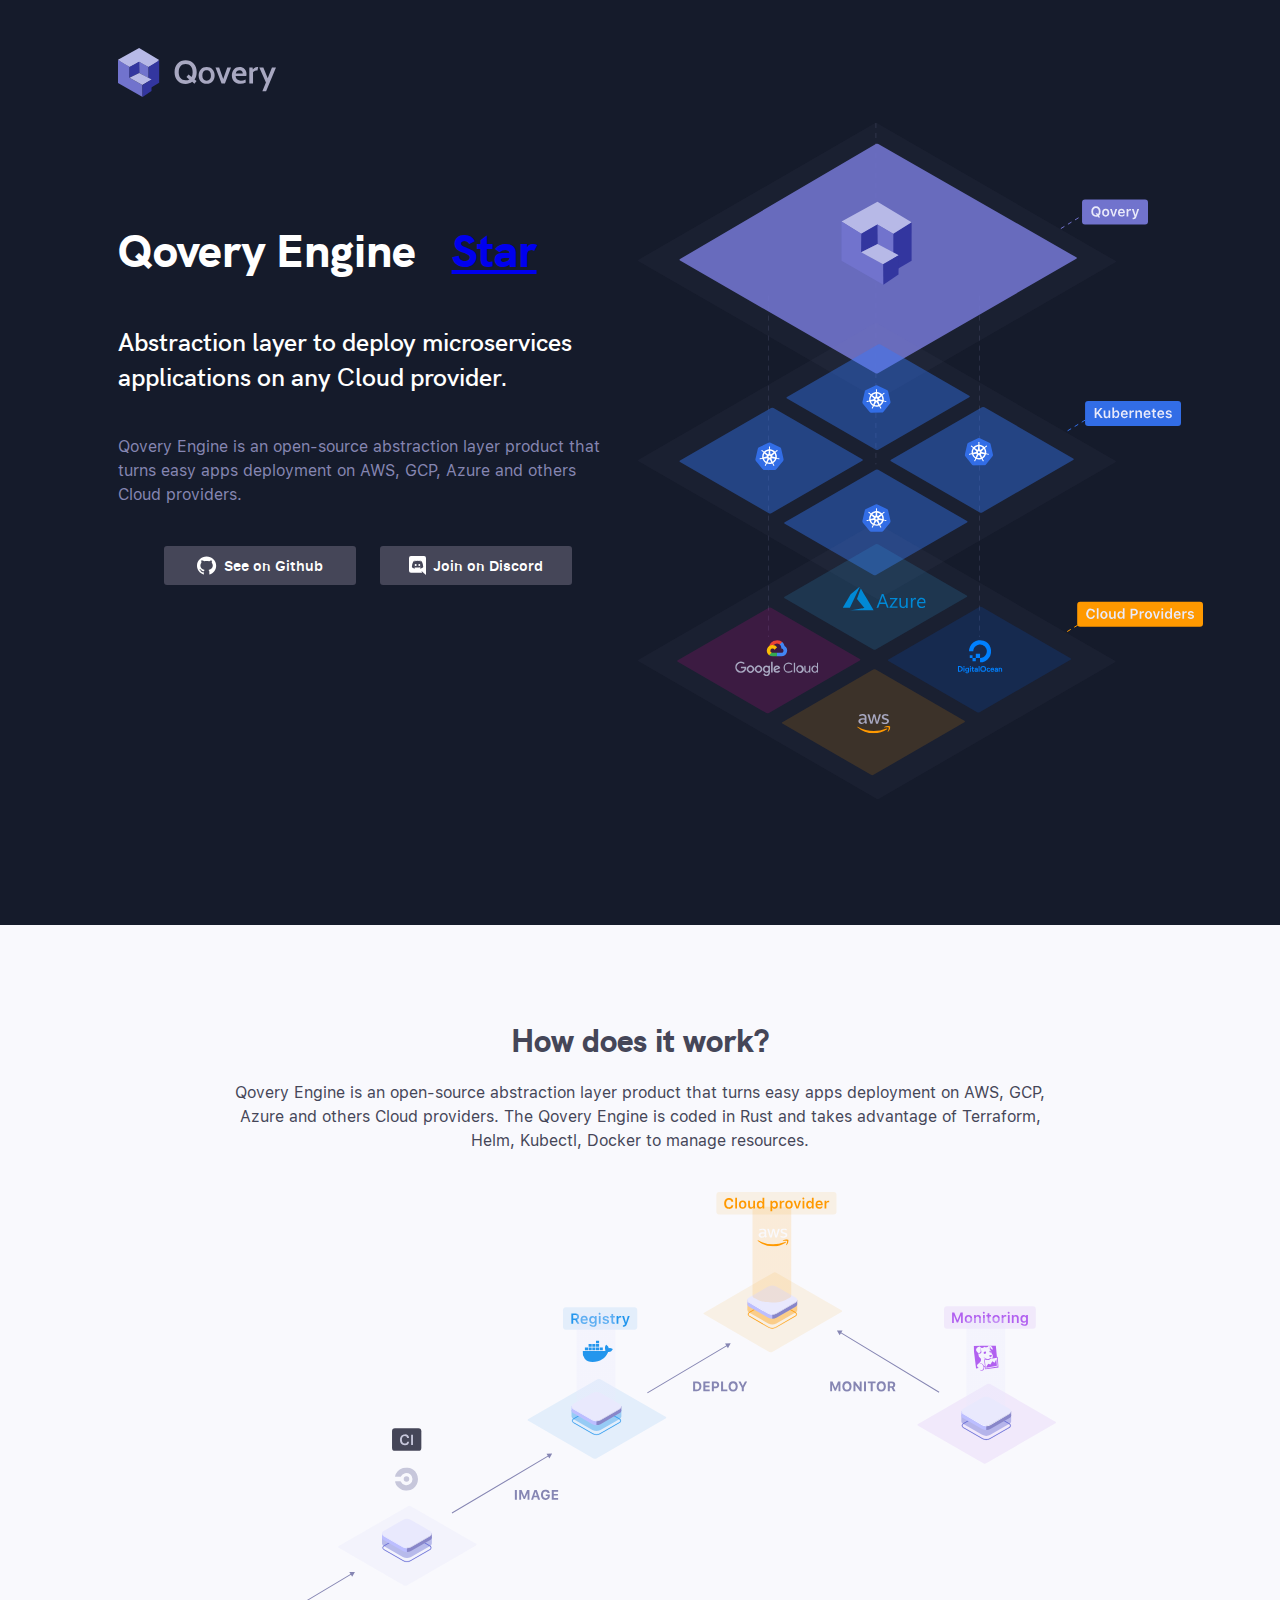
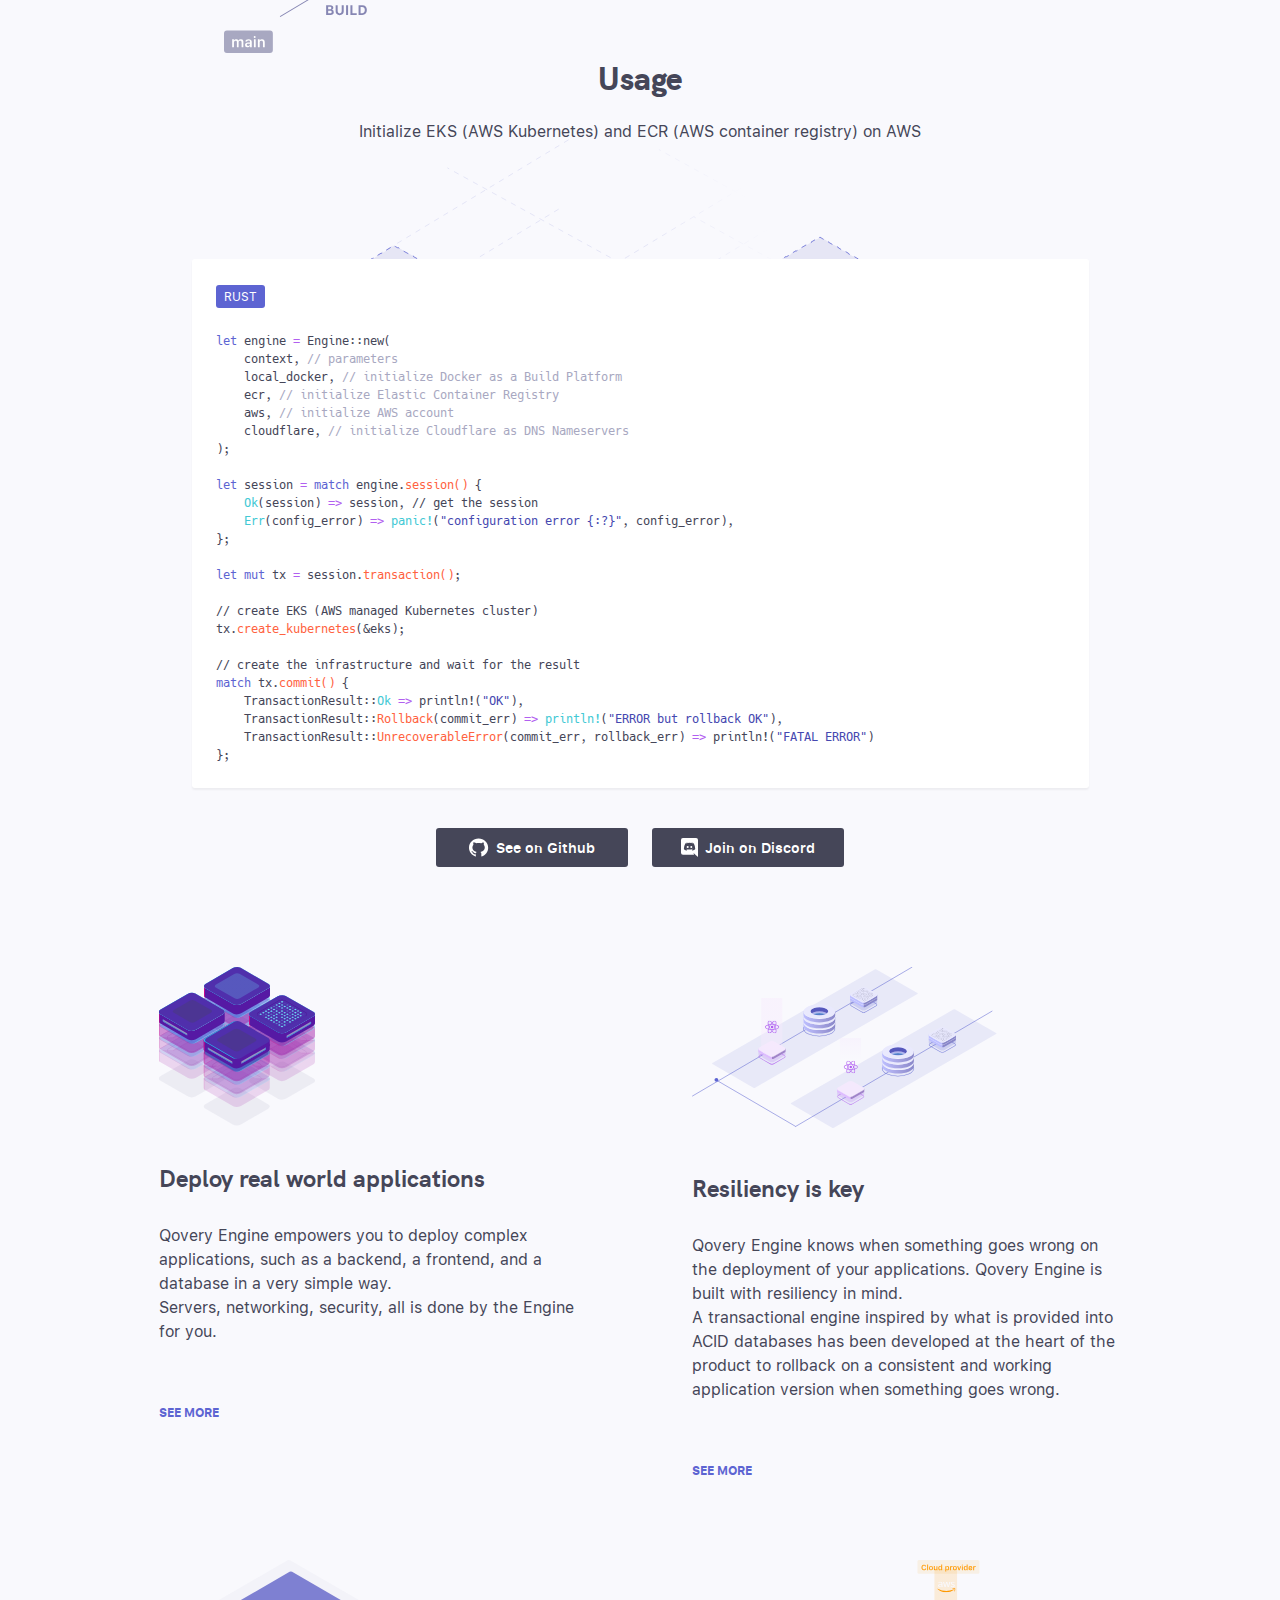
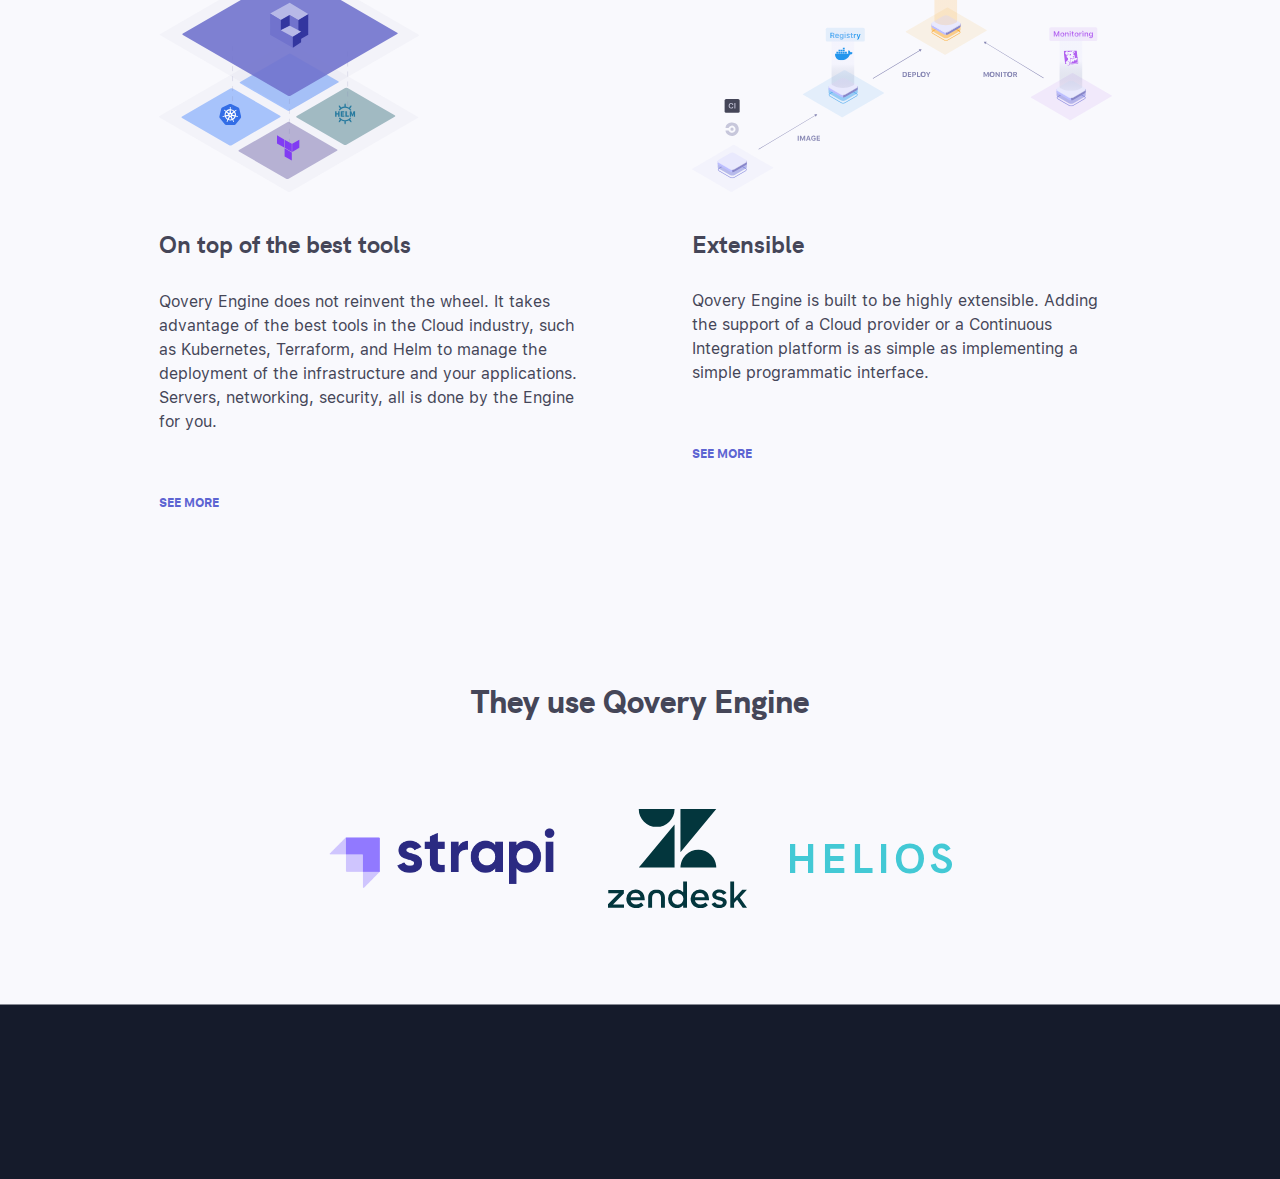
<file: index.html>
<!DOCTYPE html>
<html lang="en">
<head>
    <meta charset="UTF-8">
    <meta http-equiv="X-UA-Compatible" content="IE=edge">
    <meta name="viewport" content="width=device-width, initial-scale=1.0">
    <title>Qovery Engine</title>

    <link rel="stylesheet" href="styles/reset.css">
    <link rel="stylesheet" href="fonts/fonts.css">
    <link rel="stylesheet" href="styles/styles.css">

    <script async defer src="https://buttons.github.io/buttons.js"></script>

</head>
<body>

    <header class="full-width-background">
        <div class="logo">
            <img src="svg/logo-qovery.svg" alt="Logo Qovery">
        </div>
        <div class="jumbotron">
            <div class="jumbotron-item text">
                <h1><span>Qovery Engine</span>
                <a class="github-button" href="https://github.com/minolie06/qovery-engine" data-size="large" data-show-count="true" aria-label="Star minolie06/qovery-engine on GitHub">Star</a></h1> 
                <p class="subtitle">
                    Abstraction layer to deploy microservices applications on any Cloud provider.
                </p>
                <p>
                    Qovery Engine is an open-source abstraction layer product that turns easy apps deployment on AWS, GCP, Azure and others Cloud providers. 
                </p>
                <div class="button-container">
                    <a href="#" class="button">
                        <img src="svg/github.svg" alt="Logo Github">
                        <span>See on Github</span>
                    </a>
                    <a href="#" class="button">
                        <img src="svg/discord.svg" alt="Logo Discord">
                        <span>Join on Discord</span>
                    </a>
                </div>
            </div>
            <div class="jumbotron-item picture">
                <img class="mobile" src="svg/jumbotron.svg" alt="">
                <img class="desktop" id="jumbotron_dashes" src="svg/jumbotron_dashes.svg" alt="">
                <img class="desktop" id="jumbotron_qovery" src="svg/jumbotron_qovery.svg" alt="">
                <img class="desktop" id="jumbotron_kubernetes" src="svg/jumbotron_kubernetes.svg" alt="">
                <img class="desktop" id="jumbortron_cloud" src="svg/jumbortron_cloud.svg" alt="">
            </div>
        </div>

        
    </header>

    <main class="full-width-background">
        <section class="content how">
            <h2>How does it work?</h2>
            <p>
                Qovery Engine is an open-source abstraction layer product that turns easy apps deployment on AWS, GCP, Azure and others Cloud providers. The Qovery Engine is coded in Rust and takes advantage of Terraform, Helm, Kubectl, Docker to manage resources.
            </p>
            <img src="svg/how.svg" alt="Illustration">
        </section>
        
        <section class="content usage-1">
            <h2>Usage</h2>
            <!-- <img src="svg/usage-bg.svg" alt=""> -->
            <p>Initialize EKS (AWS Kubernetes) and ECR (AWS container registry) on AWS</p>

            <div class="code-segment">
                <div class="langage-name">Rust</div>

<pre>
<span class="keyword">let</span> engine <span class="symbol">=</span> Engine::new(
    context, <span class="comment">// parameters</span>
    local_docker, <span class="comment">// initialize Docker as a Build Platform</span>
    ecr, <span class="comment">// initialize Elastic Container Registry</span>
    aws, <span class="comment">// initialize AWS account</span>
    cloudflare, <span class="comment">// initialize Cloudflare as DNS Nameservers</span>
);

<span class="keyword">let</span> session <span class="symbol">=</span> <span class="keyword">match</span> engine.<span class="method">session()</span> {
    <span class="function">Ok</span>(session) <span class="symbol">=></span> session, <span class="comment"></span>// get the session
    <span class="function">Err</span>(config_error) <span class="symbol">=></span> <span class="function">panic!</span>(<span class="string">"configuration error {:?}"</span>, config_error),
};

<span class="keyword">let mut</span> tx <span class="symbol">=</span> session.<span class="method">transaction()</span>;

<span class="comment"></span>// create EKS (AWS managed Kubernetes cluster)
tx.<span class="method">create_kubernetes</span>(&eks);

<span class="comment"></span>// create the infrastructure and wait for the result
<span class="keyword">match</span> tx.<span class="method">commit()</span> { 
    TransactionResult::<span class="function">Ok</span> <span class="symbol">=></span> println!(<span class="string">"OK"</span>),
    TransactionResult::<span class="method">Rollback</span>(commit_err) <span class="symbol">=></span> <span class="function">println!</span>(<span class="string">"ERROR but rollback OK"</span>), 
    TransactionResult::<span class="method">UnrecoverableError</span>(commit_err, rollback_err) <span class="symbol">=></span> println!(<span class="string">"FATAL ERROR"</span>)
};
</pre>
            </div>

            <div class="button-container">
                <a href="#" class="button">
                    <img src="svg/github.svg" alt="Logo Github">
                    <span>See on Github</span>
                </a>
                <a href="#" class="button">
                    <img src="svg/discord.svg" alt="Logo Discord">
                    <span>Join on Discord</span>
                </a>
            </div>

        </section>

        <section class="content usage-2">
            <div class="usage-item usage-deploy">
                <img src="svg/deploy.svg" alt="">
                <h3>Deploy real world applications</h3>
                <p>
                    Qovery Engine empowers you to deploy complex applications, such as a backend, a frontend, and a database in a very simple way.<br> 
                    Servers, networking, security, all is done by the Engine for you.
                </p>
                <a class="see-more">See more</a>
            </div>
            <div class="usage-item usage-resiliency">
                <img src="svg/resiliency.svg" alt="">
                <h3>Resiliency is key</h3>
                <p>
                    Qovery Engine knows when something goes wrong on the deployment of your applications. Qovery Engine is built with resiliency in mind. <br>
                    A transactional engine inspired by what is provided into ACID databases has been developed at the heart of the product to rollback on a consistent and working application version when something goes wrong.
                </p>
                <a class="see-more">See more</a>
            </div>
            <div class="usage-item usage-tools">
                <img src="svg/tools.svg" alt="">
                <h3>On top of the best tools</h3>
                <p>
                    Qovery Engine does not reinvent the wheel. It takes advantage of the best tools in the Cloud industry, such as Kubernetes, Terraform, and Helm to manage the deployment of the infrastructure and your applications.<br>
                    Servers, networking, security, all is done by the Engine for you.
                </p>
                <a class="see-more">See more</a>
            </div>
            <div class="usage-item usage-extensible">
                <img src="svg/extensible.svg" alt="">
                <h3>Extensible</h3>
                <p>
                    Qovery Engine is built to be highly extensible. Adding the support of a Cloud provider or a Continuous Integration platform is as simple as implementing a simple programmatic interface.  
                </p>
                <a class="see-more">See more</a>
            </div>
        </section>

        <section class="content use">
            <h2>They use Qovery Engine</h2>
            <div class="use-logos">
                <img src="svg/logo-strapi.svg" alt="Logo strapi" class="use-logo">
                <img src="svg/logo-zendesk.svg" alt="logo zendesk" class="use-logo">
                <img src="svg/logo-helios.svg" alt="logo helios" class="use-logo">

            </div>
        </section>
    </main>

    <footer></footer>

</body>
</html>
</file>
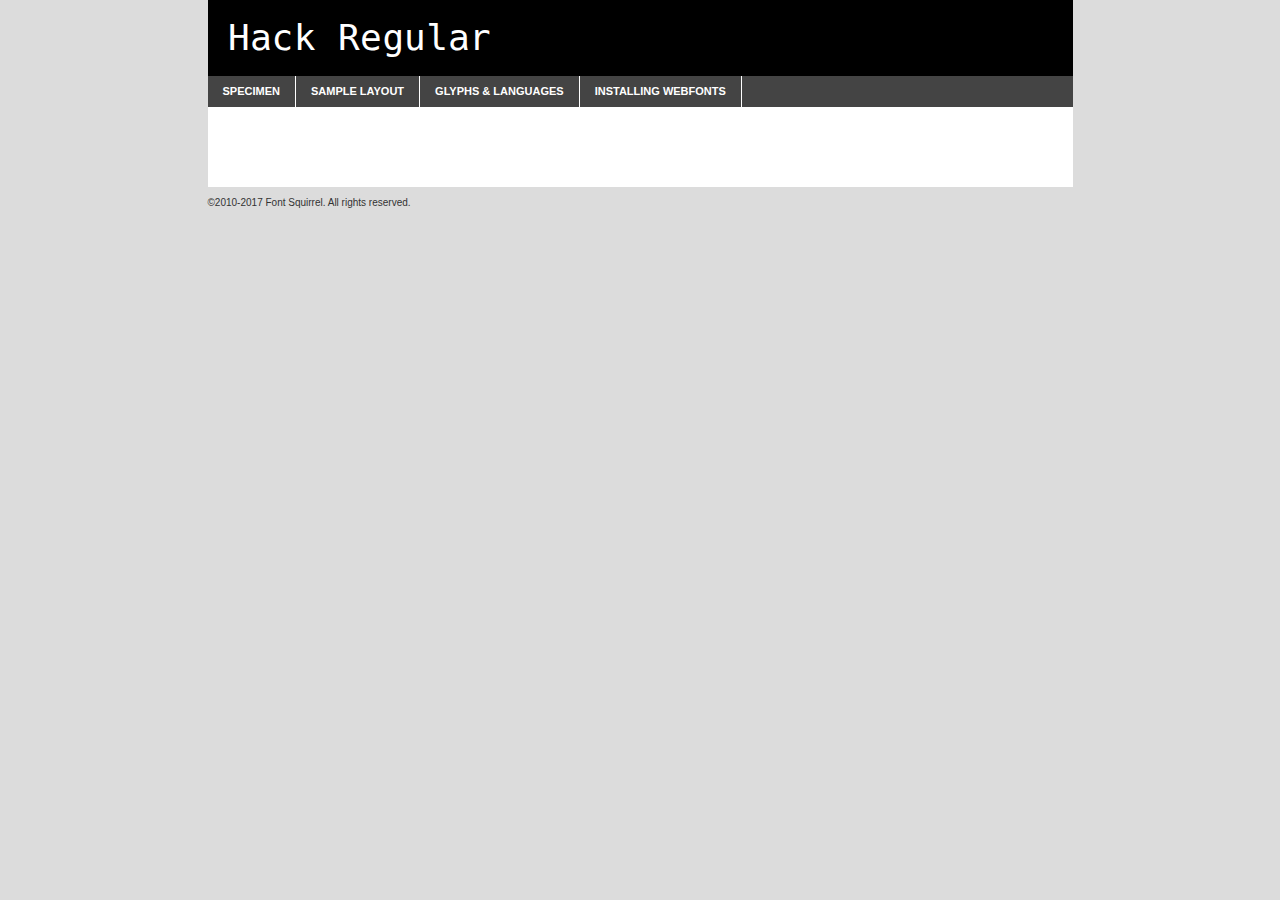
<file: fonts/hack-regular-demo.html>
<!DOCTYPE html PUBLIC "-//W3C//DTD XHTML 1.0 Transitional//EN"
	"http://www.w3.org/TR/xhtml1/DTD/xhtml1-transitional.dtd">

<html xmlns="http://www.w3.org/1999/xhtml" xml:lang="en" lang="en">
<head>
	<meta http-equiv="Content-Type" content="text/html; charset=utf-8" />
	<script src="http://ajax.googleapis.com/ajax/libs/jquery/1.7.2/jquery.min.js" type="text/javascript" charset="utf-8"></script>
	<script type="text/javascript">
	(function($){$.fn.easyTabs=function(option){var param=jQuery.extend({fadeSpeed:"fast",defaultContent:1,activeClass:'active'},option);$(this).each(function(){var thisId="#"+this.id;if(param.defaultContent==''){param.defaultContent=1;}
	if(typeof param.defaultContent=="number")
	{var defaultTab=$(thisId+" .tabs li:eq("+(param.defaultContent-1)+") a").attr('href').substr(1);}else{var defaultTab=param.defaultContent;}
	$(thisId+" .tabs li a").each(function(){var tabToHide=$(this).attr('href').substr(1);$("#"+tabToHide).addClass('easytabs-tab-content');});hideAll();changeContent(defaultTab);function hideAll(){$(thisId+" .easytabs-tab-content").hide();}
	function changeContent(tabId){hideAll();$(thisId+" .tabs li").removeClass(param.activeClass);$(thisId+" .tabs li a[href=#"+tabId+"]").closest('li').addClass(param.activeClass);if(param.fadeSpeed!="none")
	{$(thisId+" #"+tabId).fadeIn(param.fadeSpeed);}else{$(thisId+" #"+tabId).show();}}
	$(thisId+" .tabs li").click(function(){var tabId=$(this).find('a').attr('href').substr(1);changeContent(tabId);return false;});});}})(jQuery);
	</script>
	<link rel="stylesheet" href="specimen_files/specimen_stylesheet.css" type="text/css" charset="utf-8" />
	<link rel="stylesheet" href="stylesheet.css" type="text/css" charset="utf-8" />

	<style type="text/css">
					body{
				font-family: 'hackregular';
							}
		</style>

	<title>Hack Regular Specimen</title>
	
	
	<script type="text/javascript" charset="utf-8">
		$(document).ready(function() {
			$('#container').easyTabs({defaultContent:1});
		});
	</script>
</head>

<body>
<div id="container">
	<div id="header">
		Hack Regular	</div>
	<ul class="tabs">
		<li><a href="#specimen">Specimen</a></li>
		<li><a href="#layout">Sample Layout</a></li>
				<li><a href="#glyphs">Glyphs &amp; Languages</a></li>
		<li><a href="#installing">Installing Webfonts</a></li>
		
	</ul>
	
	<div id="main_content">

		
			<div id="specimen">
		
				<div class="section">
					<div class="grid12 firstcol">
						<div class="huge">AaBb</div>
					</div>
				</div>
		
				<div class="section">
					<div class="glyph_range">A&#x200B;B&#x200b;C&#x200b;D&#x200b;E&#x200b;F&#x200b;G&#x200b;H&#x200b;I&#x200b;J&#x200b;K&#x200b;L&#x200b;M&#x200b;N&#x200b;O&#x200b;P&#x200b;Q&#x200b;R&#x200b;S&#x200b;T&#x200b;U&#x200b;V&#x200b;W&#x200b;X&#x200b;Y&#x200b;Z&#x200b;a&#x200b;b&#x200b;c&#x200b;d&#x200b;e&#x200b;f&#x200b;g&#x200b;h&#x200b;i&#x200b;j&#x200b;k&#x200b;l&#x200b;m&#x200b;n&#x200b;o&#x200b;p&#x200b;q&#x200b;r&#x200b;s&#x200b;t&#x200b;u&#x200b;v&#x200b;w&#x200b;x&#x200b;y&#x200b;z&#x200b;1&#x200b;2&#x200b;3&#x200b;4&#x200b;5&#x200b;6&#x200b;7&#x200b;8&#x200b;9&#x200b;0&#x200b;&amp;&#x200b;.&#x200b;,&#x200b;?&#x200b;!&#x200b;&#64;&#x200b;(&#x200b;)&#x200b;#&#x200b;$&#x200b;%&#x200b;*&#x200b;+&#x200b;-&#x200b;=&#x200b;:&#x200b;;</div>
				</div>
				<div class="section">
					<div class="grid12 firstcol">
						<table class="sample_table">
							<tr><td>10</td><td class="size10">abcdefghijklmnopqrstuvwxyzABCDEFGHIJKLMNOPQRSTUVWXYZ0123456789abcdefghijklmnopqrstuvwxyzABCDEFGHIJKLMNOPQRSTUVWXYZ0123456789abcdefghijklmnopqrstuvwxyzABCDEFGHIJKLMNOPQRSTUVWXYZ</td></tr>
							<tr><td>11</td><td class="size11">abcdefghijklmnopqrstuvwxyzABCDEFGHIJKLMNOPQRSTUVWXYZ0123456789abcdefghijklmnopqrstuvwxyzABCDEFGHIJKLMNOPQRSTUVWXYZ0123456789abcdefghijklmnopqrstuvwxyzABCDEFGHIJKLMNOPQRSTUVWXYZ</td></tr>
							<tr><td>12</td><td class="size12">abcdefghijklmnopqrstuvwxyzABCDEFGHIJKLMNOPQRSTUVWXYZ0123456789abcdefghijklmnopqrstuvwxyzABCDEFGHIJKLMNOPQRSTUVWXYZ0123456789abcdefghijklmnopqrstuvwxyzABCDEFGHIJKLMNOPQRSTUVWXYZ</td></tr>
							<tr><td>13</td><td class="size13">abcdefghijklmnopqrstuvwxyzABCDEFGHIJKLMNOPQRSTUVWXYZ0123456789abcdefghijklmnopqrstuvwxyzABCDEFGHIJKLMNOPQRSTUVWXYZ0123456789abcdefghijklmnopqrstuvwxyzABCDEFGHIJKLMNOPQRSTUVWXYZ</td></tr>
							<tr><td>14</td><td class="size14">abcdefghijklmnopqrstuvwxyzABCDEFGHIJKLMNOPQRSTUVWXYZ0123456789abcdefghijklmnopqrstuvwxyzABCDEFGHIJKLMNOPQRSTUVWXYZ0123456789abcdefghijklmnopqrstuvwxyzABCDEFGHIJKLMNOPQRSTUVWXYZ</td></tr>
							<tr><td>16</td><td class="size16">abcdefghijklmnopqrstuvwxyzABCDEFGHIJKLMNOPQRSTUVWXYZ0123456789abcdefghijklmnopqrstuvwxyzABCDEFGHIJKLMNOPQRSTUVWXYZ</td></tr>
							<tr><td>18</td><td class="size18">abcdefghijklmnopqrstuvwxyzABCDEFGHIJKLMNOPQRSTUVWXYZ0123456789abcdefghijklmnopqrstuvwxyzABCDEFGHIJKLMNOPQRSTUVWXYZ</td></tr>
							<tr><td>20</td><td class="size20">abcdefghijklmnopqrstuvwxyzABCDEFGHIJKLMNOPQRSTUVWXYZ0123456789abcdefghijklmnopqrstuvwxyzABCDEFGHIJKLMNOPQRSTUVWXYZ</td></tr>
							<tr><td>24</td><td class="size24">abcdefghijklmnopqrstuvwxyzABCDEFGHIJKLMNOPQRSTUVWXYZ0123456789abcdefghijklmnopqrstuvwxyzABCDEFGHIJKLMNOPQRSTUVWXYZ</td></tr>
							<tr><td>30</td><td class="size30">abcdefghijklmnopqrstuvwxyzABCDEFGHIJKLMNOPQRSTUVWXYZ0123456789abcdefghijklmnopqrstuvwxyzABCDEFGHIJKLMNOPQRSTUVWXYZ</td></tr>
							<tr><td>36</td><td class="size36">abcdefghijklmnopqrstuvwxyzABCDEFGHIJKLMNOPQRSTUVWXYZ0123456789abcdefghijklmnopqrstuvwxyzABCDEFGHIJKLMNOPQRSTUVWXYZ</td></tr>
							<tr><td>48</td><td class="size48">abcdefghijklmnopqrstuvwxyzABCDEFGHIJKLMNOPQRSTUVWXYZ0123456789abcdefghijklmnopqrstuvwxyzABCDEFGHIJKLMNOPQRSTUVWXYZ</td></tr>
							<tr><td>60</td><td class="size60">abcdefghijklmnopqrstuvwxyzABCDEFGHIJKLMNOPQRSTUVWXYZ0123456789abcdefghijklmnopqrstuvwxyzABCDEFGHIJKLMNOPQRSTUVWXYZ</td></tr>
							<tr><td>72</td><td class="size72">abcdefghijklmnopqrstuvwxyzABCDEFGHIJKLMNOPQRSTUVWXYZ0123456789abcdefghijklmnopqrstuvwxyzABCDEFGHIJKLMNOPQRSTUVWXYZ</td></tr>
							<tr><td>90</td><td class="size90">abcdefghijklmnopqrstuvwxyzABCDEFGHIJKLMNOPQRSTUVWXYZ0123456789abcdefghijklmnopqrstuvwxyzABCDEFGHIJKLMNOPQRSTUVWXYZ</td></tr>
						</table>
				
					</div>
			
				</div>
		
		
		
								<div class="section" id="bodycomparison">


										<div id="xheight">
				<div class="fontbody">&#x25FC;&#x25FC;&#x25FC;&#x25FC;&#x25FC;&#x25FC;&#x25FC;&#x25FC;&#x25FC;&#x25FC;&#x25FC;&#x25FC;&#x25FC;&#x25FC;&#x25FC;&#x25FC;&#x25FC;&#x25FC;&#x25FC;&#x25FC;&#x25FC;&#x25FC;&#x25FC;&#x25FC;&#x25FC;&#x25FC;&#x25FC;&#x25FC;&#x25FC;&#x25FC;&#x25FC;&#x25FC;&#x25FC;&#x25FC;&#x25FC;&#x25FC;&#x25FC;&#x25FC;&#x25FC;&#x25FC;&#x25FC;&#x25FC;&#x25FC;&#x25FC;&#x25FC;&#x25FC;&#x25FC;&#x25FC;&#x25FC;&#x25FC;&#x25FC;&#x25FC;&#x25FC;&#x25FC;&#x25FC;&#x25FC;&#x25FC;&#x25FC;&#x25FC;&#x25FC;&#x25FC;&#x25FC;&#x25FC;&#x25FC;&#x25FC;&#x25FC;&#x25FC;&#x25FC;&#x25FC;&#x25FC;&#x25FC;&#x25FC;&#x25FC;&#x25FC;&#x25FC;&#x25FC;&#x25FC;&#x25FC;&#x25FC;&#x25FC;&#x25FC;&#x25FC;&#x25FC;&#x25FC;&#x25FC;&#x25FC;&#x25FC;&#x25FC;&#x25FC;&#x25FC;&#x25FC;&#x25FC;&#x25FC;&#x25FC;&#x25FC;&#x25FC;&#x25FC;&#x25FC;&#x25FC;body</div><div class="arialbody">body</div><div class="verdanabody">body</div><div class="georgiabody">body</div></div>
										<div class="fontbody" style="z-index:1">
											body<span>Hack Regular</span>
										</div>
										<div class="arialbody" style="z-index:1">
											body<span>Arial</span>
										</div>
										<div class="verdanabody" style="z-index:1">
											body<span>Verdana</span>
										</div>
										<div class="georgiabody" style="z-index:1">
											body<span>Georgia</span>
										</div>



								</div>
		
		
				<div class="section psample psample_row1" id="">
					
					<div class="grid2 firstcol">
						<p class="size10"><span>10.</span>Aenean lacinia bibendum nulla sed consectetur. Fusce dapibus, tellus ac cursus commodo, tortor mauris condimentum nibh, ut fermentum massa justo sit amet risus. Nullam id dolor id nibh ultricies vehicula ut id elit. Cum sociis natoque penatibus et magnis dis parturient montes, nascetur ridiculus mus. Nulla vitae elit libero, a pharetra augue.</p>
			
					</div>
					<div class="grid3">
						<p class="size11"><span>11.</span>Aenean lacinia bibendum nulla sed consectetur. Fusce dapibus, tellus ac cursus commodo, tortor mauris condimentum nibh, ut fermentum massa justo sit amet risus. Nullam id dolor id nibh ultricies vehicula ut id elit. Cum sociis natoque penatibus et magnis dis parturient montes, nascetur ridiculus mus. Nulla vitae elit libero, a pharetra augue.</p>
			
					</div>
					<div class="grid3">
						<p class="size12"><span>12.</span>Aenean lacinia bibendum nulla sed consectetur. Fusce dapibus, tellus ac cursus commodo, tortor mauris condimentum nibh, ut fermentum massa justo sit amet risus. Nullam id dolor id nibh ultricies vehicula ut id elit. Cum sociis natoque penatibus et magnis dis parturient montes, nascetur ridiculus mus. Nulla vitae elit libero, a pharetra augue.</p>
			
					</div>
					<div class="grid4">
						<p class="size13"><span>13.</span>Aenean lacinia bibendum nulla sed consectetur. Fusce dapibus, tellus ac cursus commodo, tortor mauris condimentum nibh, ut fermentum massa justo sit amet risus. Nullam id dolor id nibh ultricies vehicula ut id elit. Cum sociis natoque penatibus et magnis dis parturient montes, nascetur ridiculus mus. Nulla vitae elit libero, a pharetra augue.</p>
			
					</div>
					<div class="white_blend"></div>
					
				</div>
				<div class="section psample psample_row2" id="">
					<div class="grid3 firstcol">
						<p class="size14"><span>14.</span>Aenean lacinia bibendum nulla sed consectetur. Fusce dapibus, tellus ac cursus commodo, tortor mauris condimentum nibh, ut fermentum massa justo sit amet risus. Nullam id dolor id nibh ultricies vehicula ut id elit. Cum sociis natoque penatibus et magnis dis parturient montes, nascetur ridiculus mus. Nulla vitae elit libero, a pharetra augue.</p>
			
					</div>
					<div class="grid4">
						<p class="size16"><span>16.</span>Aenean lacinia bibendum nulla sed consectetur. Fusce dapibus, tellus ac cursus commodo, tortor mauris condimentum nibh, ut fermentum massa justo sit amet risus. Nullam id dolor id nibh ultricies vehicula ut id elit. Cum sociis natoque penatibus et magnis dis parturient montes, nascetur ridiculus mus. Nulla vitae elit libero, a pharetra augue.</p>
			
					</div>
					<div class="grid5">
						<p class="size18"><span>18.</span>Aenean lacinia bibendum nulla sed consectetur. Fusce dapibus, tellus ac cursus commodo, tortor mauris condimentum nibh, ut fermentum massa justo sit amet risus. Nullam id dolor id nibh ultricies vehicula ut id elit. Cum sociis natoque penatibus et magnis dis parturient montes, nascetur ridiculus mus. Nulla vitae elit libero, a pharetra augue.</p>
			
					</div>

					<div class="white_blend"></div>

				</div>
				
				<div class="section psample psample_row3" id="">
					<div class="grid5 firstcol">
						<p class="size20"><span>20.</span>Aenean lacinia bibendum nulla sed consectetur. Fusce dapibus, tellus ac cursus commodo, tortor mauris condimentum nibh, ut fermentum massa justo sit amet risus. Nullam id dolor id nibh ultricies vehicula ut id elit. Cum sociis natoque penatibus et magnis dis parturient montes, nascetur ridiculus mus. Nulla vitae elit libero, a pharetra augue.</p>
					</div>
					<div class="grid7">
						<p class="size24"><span>24.</span>Aenean lacinia bibendum nulla sed consectetur. Fusce dapibus, tellus ac cursus commodo, tortor mauris condimentum nibh, ut fermentum massa justo sit amet risus. Nullam id dolor id nibh ultricies vehicula ut id elit. Cum sociis natoque penatibus et magnis dis parturient montes, nascetur ridiculus mus. Nulla vitae elit libero, a pharetra augue.</p>
					</div>
					
					<div class="white_blend"></div>
					
				</div>
				
				<div class="section psample psample_row4" id="">
					<div class="grid12 firstcol">
						<p class="size30"><span>30.</span>Aenean lacinia bibendum nulla sed consectetur. Fusce dapibus, tellus ac cursus commodo, tortor mauris condimentum nibh, ut fermentum massa justo sit amet risus. Nullam id dolor id nibh ultricies vehicula ut id elit. Cum sociis natoque penatibus et magnis dis parturient montes, nascetur ridiculus mus. Nulla vitae elit libero, a pharetra augue.</p>
					</div>
					<div class="white_blend"></div>
					
				</div>
				
				
				
				<div class="section psample psample_row1 fullreverse">
					<div class="grid2 firstcol">
						<p class="size10"><span>10.</span>Aenean lacinia bibendum nulla sed consectetur. Fusce dapibus, tellus ac cursus commodo, tortor mauris condimentum nibh, ut fermentum massa justo sit amet risus. Nullam id dolor id nibh ultricies vehicula ut id elit. Cum sociis natoque penatibus et magnis dis parturient montes, nascetur ridiculus mus. Nulla vitae elit libero, a pharetra augue.</p>
			
					</div>
					<div class="grid3">
						<p class="size11"><span>11.</span>Aenean lacinia bibendum nulla sed consectetur. Fusce dapibus, tellus ac cursus commodo, tortor mauris condimentum nibh, ut fermentum massa justo sit amet risus. Nullam id dolor id nibh ultricies vehicula ut id elit. Cum sociis natoque penatibus et magnis dis parturient montes, nascetur ridiculus mus. Nulla vitae elit libero, a pharetra augue.</p>
			
					</div>
					<div class="grid3">
						<p class="size12"><span>12.</span>Aenean lacinia bibendum nulla sed consectetur. Fusce dapibus, tellus ac cursus commodo, tortor mauris condimentum nibh, ut fermentum massa justo sit amet risus. Nullam id dolor id nibh ultricies vehicula ut id elit. Cum sociis natoque penatibus et magnis dis parturient montes, nascetur ridiculus mus. Nulla vitae elit libero, a pharetra augue.</p>
			
					</div>
					<div class="grid4">
						<p class="size13"><span>13.</span>Aenean lacinia bibendum nulla sed consectetur. Fusce dapibus, tellus ac cursus commodo, tortor mauris condimentum nibh, ut fermentum massa justo sit amet risus. Nullam id dolor id nibh ultricies vehicula ut id elit. Cum sociis natoque penatibus et magnis dis parturient montes, nascetur ridiculus mus. Nulla vitae elit libero, a pharetra augue.</p>
			
					</div>
					<div class="black_blend"></div>
					
				</div>
				
				<div class="section psample psample_row2 fullreverse">
					<div class="grid3 firstcol">
						<p class="size14"><span>14.</span>Aenean lacinia bibendum nulla sed consectetur. Fusce dapibus, tellus ac cursus commodo, tortor mauris condimentum nibh, ut fermentum massa justo sit amet risus. Nullam id dolor id nibh ultricies vehicula ut id elit. Cum sociis natoque penatibus et magnis dis parturient montes, nascetur ridiculus mus. Nulla vitae elit libero, a pharetra augue.</p>
			
					</div>
					<div class="grid4">
						<p class="size16"><span>16.</span>Aenean lacinia bibendum nulla sed consectetur. Fusce dapibus, tellus ac cursus commodo, tortor mauris condimentum nibh, ut fermentum massa justo sit amet risus. Nullam id dolor id nibh ultricies vehicula ut id elit. Cum sociis natoque penatibus et magnis dis parturient montes, nascetur ridiculus mus. Nulla vitae elit libero, a pharetra augue.</p>
			
					</div>
					<div class="grid5">
						<p class="size18"><span>18.</span>Aenean lacinia bibendum nulla sed consectetur. Fusce dapibus, tellus ac cursus commodo, tortor mauris condimentum nibh, ut fermentum massa justo sit amet risus. Nullam id dolor id nibh ultricies vehicula ut id elit. Cum sociis natoque penatibus et magnis dis parturient montes, nascetur ridiculus mus. Nulla vitae elit libero, a pharetra augue.</p>
			
					</div>
					<div class="black_blend"></div>

				</div>
				
				<div class="section psample fullreverse psample_row3" id="">
					<div class="grid5 firstcol">
						<p class="size20"><span>20.</span>Aenean lacinia bibendum nulla sed consectetur. Fusce dapibus, tellus ac cursus commodo, tortor mauris condimentum nibh, ut fermentum massa justo sit amet risus. Nullam id dolor id nibh ultricies vehicula ut id elit. Cum sociis natoque penatibus et magnis dis parturient montes, nascetur ridiculus mus. Nulla vitae elit libero, a pharetra augue.</p>
					</div>
					<div class="grid7">
						<p class="size24"><span>24.</span>Aenean lacinia bibendum nulla sed consectetur. Fusce dapibus, tellus ac cursus commodo, tortor mauris condimentum nibh, ut fermentum massa justo sit amet risus. Nullam id dolor id nibh ultricies vehicula ut id elit. Cum sociis natoque penatibus et magnis dis parturient montes, nascetur ridiculus mus. Nulla vitae elit libero, a pharetra augue.</p>
					</div>
					
					<div class="black_blend"></div>
					
				</div>
				
				<div class="section psample fullreverse psample_row4" id="" style="border-bottom: 20px #000 solid;">
					<div class="grid12 firstcol">
						<p class="size30"><span>30.</span>Aenean lacinia bibendum nulla sed consectetur. Fusce dapibus, tellus ac cursus commodo, tortor mauris condimentum nibh, ut fermentum massa justo sit amet risus. Nullam id dolor id nibh ultricies vehicula ut id elit. Cum sociis natoque penatibus et magnis dis parturient montes, nascetur ridiculus mus. Nulla vitae elit libero, a pharetra augue.</p>
					</div>
					<div class="black_blend"></div>
					
				</div>
				
				
				
				
			</div>
			
			<div id="layout">
				
				<div class="section">
					
					<div class="grid12 firstcol">
						<h1>Lorem Ipsum Dolor</h1>
						<h2>Etiam porta sem malesuada magna mollis euismod</h2>
						
						<p class="byline">By <a href="#link">Aenean Lacinia</a></p>
					</div>
				</div>
				<div class="section">
					<div class="grid8 firstcol">
						<p class="large">Donec sed odio dui. Morbi leo risus, porta ac consectetur ac, vestibulum at eros. Fusce dapibus, tellus ac cursus commodo, tortor mauris condimentum nibh, ut fermentum massa justo sit amet risus. </p>

						
						<h3>Pellentesque ornare sem</h3>

						<p>Maecenas sed diam eget risus varius blandit sit amet non magna. Maecenas faucibus mollis interdum. Donec ullamcorper nulla non metus auctor fringilla. Nullam id dolor id nibh ultricies vehicula ut id elit. Nullam id dolor id nibh ultricies vehicula ut id elit. </p>

						<p>Aenean eu leo quam. Pellentesque ornare sem lacinia quam venenatis vestibulum. Lorem ipsum dolor sit amet, consectetur adipiscing elit. Cum sociis natoque penatibus et magnis dis parturient montes, nascetur ridiculus mus. </p>

						<p>Nulla vitae elit libero, a pharetra augue. Praesent commodo cursus magna, vel scelerisque nisl consectetur et. Aenean lacinia bibendum nulla sed consectetur. </p>

						<p>Nullam quis risus eget urna mollis ornare vel eu leo. Nullam quis risus eget urna mollis ornare vel eu leo. Maecenas sed diam eget risus varius blandit sit amet non magna. Donec ullamcorper nulla non metus auctor fringilla. </p>

						<h3>Cras mattis consectetur</h3>

						<p>Aenean eu leo quam. Pellentesque ornare sem lacinia quam venenatis vestibulum. Aenean lacinia bibendum nulla sed consectetur. Integer posuere erat a ante venenatis dapibus posuere velit aliquet. Cras mattis consectetur purus sit amet fermentum. </p>

						<p>Nullam id dolor id nibh ultricies vehicula ut id elit. Nullam quis risus eget urna mollis ornare vel eu leo. Cras mattis consectetur purus sit amet fermentum.</p>
					</div>
					
					<div class="grid4 sidebar">
						
						<div class="box reverse">
							<p class="last">Nullam quis risus eget urna mollis ornare vel eu leo. Donec ullamcorper nulla non metus auctor fringilla. Cras mattis consectetur purus sit amet fermentum. Sed posuere consectetur est at lobortis. Lorem ipsum dolor sit amet, consectetur adipiscing elit. </p>
						</div>
						
						<p class="caption">Maecenas sed diam eget risus varius.</p>

						<p>Vestibulum id ligula porta felis euismod semper. Integer posuere erat a ante venenatis dapibus posuere velit aliquet. Vestibulum id ligula porta felis euismod semper. Sed posuere consectetur est at lobortis. Maecenas sed diam eget risus varius blandit sit amet non magna. Fusce dapibus, tellus ac cursus commodo, tortor mauris condimentum nibh, ut fermentum massa justo sit amet risus. </p>

					

						<p>Duis mollis, est non commodo luctus, nisi erat porttitor ligula, eget lacinia odio sem nec elit. Aenean lacinia bibendum nulla sed consectetur. Vivamus sagittis lacus vel augue laoreet rutrum faucibus dolor auctor. Aenean lacinia bibendum nulla sed consectetur. Nullam quis risus eget urna mollis ornare vel eu leo. </p>

						<p>Praesent commodo cursus magna, vel scelerisque nisl consectetur et. Donec ullamcorper nulla non metus auctor fringilla. Maecenas faucibus mollis interdum. Fusce dapibus, tellus ac cursus commodo, tortor mauris condimentum nibh, ut fermentum massa justo sit amet risus. </p>

					</div>
				</div>
				
			</div>


			



		<div id="glyphs">
			<div class="section">
				<div class="grid12 firstcol">
			
				<h1>Language Support</h1>
				<p>The subset of Hack Regular in this kit supports the following languages:<br />
			
					Albanian, Basque, Breton, Chamorro, Danish, Dutch, English, Faroese, Finnish, French, Frisian, Galician, German, Icelandic, Italian, Malagasy, Norwegian, Portuguese, Spanish, Alsatian, Aragonese, Arapaho, Arrernte, Asturian, Aymara, Bislama, Cebuano, Corsican, Fijian, French_creole, Genoese, Gilbertese, Greenlandic, Haitian_creole, Hiligaynon, Hmong, Hopi, Ibanag, Iloko_ilokano, Indonesian, Interglossa_glosa, Interlingua, Irish_gaelic, Jerriais, Lojban, Lombard, Luxembourgeois, Manx, Mohawk, Norfolk_pitcairnese, Occitan, Oromo, Pangasinan, Papiamento, Piedmontese, Potawatomi, Rhaeto-romance, Romansh, Rotokas, Sami_lule, Samoan, Sardinian, Scots_gaelic, Seychelles_creole, Shona, Sicilian, Somali, Southern_ndebele, Swahili, Swati_swazi, Tagalog_filipino_pilipino, Tetum, Tok_pisin, Uyghur_latinized, Volapuk, Walloon, Warlpiri, Xhosa, Yapese, Zulu, Latinbasic, Ubasic, Demo				</p>
				<h1>Glyph Chart</h1>
				<p>The subset of Hack Regular in this kit includes all the glyphs listed below. Unicode entities are included above each glyph to help you insert individual characters into your layout.</p>
				<div id="glyph_chart">
			
																														 <div><p>&amp;#13;</p>&#13;</div>
																				 <div><p>&amp;#32;</p>&#32;</div>
																				 <div><p>&amp;#33;</p>&#33;</div>
																				 <div><p>&amp;#34;</p>&#34;</div>
																				 <div><p>&amp;#35;</p>&#35;</div>
																				 <div><p>&amp;#36;</p>&#36;</div>
																				 <div><p>&amp;#37;</p>&#37;</div>
																				 <div><p>&amp;#38;</p>&#38;</div>
																				 <div><p>&amp;#39;</p>&#39;</div>
																				 <div><p>&amp;#40;</p>&#40;</div>
																				 <div><p>&amp;#41;</p>&#41;</div>
																				 <div><p>&amp;#42;</p>&#42;</div>
																				 <div><p>&amp;#43;</p>&#43;</div>
																				 <div><p>&amp;#44;</p>&#44;</div>
																				 <div><p>&amp;#45;</p>&#45;</div>
																				 <div><p>&amp;#46;</p>&#46;</div>
																				 <div><p>&amp;#47;</p>&#47;</div>
																				 <div><p>&amp;#48;</p>&#48;</div>
																				 <div><p>&amp;#49;</p>&#49;</div>
																				 <div><p>&amp;#50;</p>&#50;</div>
																				 <div><p>&amp;#51;</p>&#51;</div>
																				 <div><p>&amp;#52;</p>&#52;</div>
																				 <div><p>&amp;#53;</p>&#53;</div>
																				 <div><p>&amp;#54;</p>&#54;</div>
																				 <div><p>&amp;#55;</p>&#55;</div>
																				 <div><p>&amp;#56;</p>&#56;</div>
																				 <div><p>&amp;#57;</p>&#57;</div>
																				 <div><p>&amp;#58;</p>&#58;</div>
																				 <div><p>&amp;#59;</p>&#59;</div>
																				 <div><p>&amp;#60;</p>&#60;</div>
																				 <div><p>&amp;#61;</p>&#61;</div>
																				 <div><p>&amp;#62;</p>&#62;</div>
																				 <div><p>&amp;#63;</p>&#63;</div>
																				 <div><p>&amp;#64;</p>&#64;</div>
																				 <div><p>&amp;#65;</p>&#65;</div>
																				 <div><p>&amp;#66;</p>&#66;</div>
																				 <div><p>&amp;#67;</p>&#67;</div>
																				 <div><p>&amp;#68;</p>&#68;</div>
																				 <div><p>&amp;#69;</p>&#69;</div>
																				 <div><p>&amp;#70;</p>&#70;</div>
																				 <div><p>&amp;#71;</p>&#71;</div>
																				 <div><p>&amp;#72;</p>&#72;</div>
																				 <div><p>&amp;#73;</p>&#73;</div>
																				 <div><p>&amp;#74;</p>&#74;</div>
																				 <div><p>&amp;#75;</p>&#75;</div>
																				 <div><p>&amp;#76;</p>&#76;</div>
																				 <div><p>&amp;#77;</p>&#77;</div>
																				 <div><p>&amp;#78;</p>&#78;</div>
																				 <div><p>&amp;#79;</p>&#79;</div>
																				 <div><p>&amp;#80;</p>&#80;</div>
																				 <div><p>&amp;#81;</p>&#81;</div>
																				 <div><p>&amp;#82;</p>&#82;</div>
																				 <div><p>&amp;#83;</p>&#83;</div>
																				 <div><p>&amp;#84;</p>&#84;</div>
																				 <div><p>&amp;#85;</p>&#85;</div>
																				 <div><p>&amp;#86;</p>&#86;</div>
																				 <div><p>&amp;#87;</p>&#87;</div>
																				 <div><p>&amp;#88;</p>&#88;</div>
																				 <div><p>&amp;#89;</p>&#89;</div>
																				 <div><p>&amp;#90;</p>&#90;</div>
																				 <div><p>&amp;#91;</p>&#91;</div>
																				 <div><p>&amp;#92;</p>&#92;</div>
																				 <div><p>&amp;#93;</p>&#93;</div>
																				 <div><p>&amp;#94;</p>&#94;</div>
																				 <div><p>&amp;#95;</p>&#95;</div>
																				 <div><p>&amp;#96;</p>&#96;</div>
																				 <div><p>&amp;#97;</p>&#97;</div>
																				 <div><p>&amp;#98;</p>&#98;</div>
																				 <div><p>&amp;#99;</p>&#99;</div>
																				 <div><p>&amp;#100;</p>&#100;</div>
																				 <div><p>&amp;#101;</p>&#101;</div>
																				 <div><p>&amp;#102;</p>&#102;</div>
																				 <div><p>&amp;#103;</p>&#103;</div>
																				 <div><p>&amp;#104;</p>&#104;</div>
																				 <div><p>&amp;#105;</p>&#105;</div>
																				 <div><p>&amp;#106;</p>&#106;</div>
																				 <div><p>&amp;#107;</p>&#107;</div>
																				 <div><p>&amp;#108;</p>&#108;</div>
																				 <div><p>&amp;#109;</p>&#109;</div>
																				 <div><p>&amp;#110;</p>&#110;</div>
																				 <div><p>&amp;#111;</p>&#111;</div>
																				 <div><p>&amp;#112;</p>&#112;</div>
																				 <div><p>&amp;#113;</p>&#113;</div>
																				 <div><p>&amp;#114;</p>&#114;</div>
																				 <div><p>&amp;#115;</p>&#115;</div>
																				 <div><p>&amp;#116;</p>&#116;</div>
																				 <div><p>&amp;#117;</p>&#117;</div>
																				 <div><p>&amp;#118;</p>&#118;</div>
																				 <div><p>&amp;#119;</p>&#119;</div>
																				 <div><p>&amp;#120;</p>&#120;</div>
																				 <div><p>&amp;#121;</p>&#121;</div>
																				 <div><p>&amp;#122;</p>&#122;</div>
																				 <div><p>&amp;#123;</p>&#123;</div>
																				 <div><p>&amp;#124;</p>&#124;</div>
																				 <div><p>&amp;#125;</p>&#125;</div>
																				 <div><p>&amp;#126;</p>&#126;</div>
																				 <div><p>&amp;#160;</p>&#160;</div>
																				 <div><p>&amp;#161;</p>&#161;</div>
																				 <div><p>&amp;#162;</p>&#162;</div>
																				 <div><p>&amp;#163;</p>&#163;</div>
																				 <div><p>&amp;#164;</p>&#164;</div>
																				 <div><p>&amp;#165;</p>&#165;</div>
																				 <div><p>&amp;#166;</p>&#166;</div>
																				 <div><p>&amp;#167;</p>&#167;</div>
																				 <div><p>&amp;#168;</p>&#168;</div>
																				 <div><p>&amp;#169;</p>&#169;</div>
																				 <div><p>&amp;#170;</p>&#170;</div>
																				 <div><p>&amp;#171;</p>&#171;</div>
																				 <div><p>&amp;#172;</p>&#172;</div>
																				 <div><p>&amp;#173;</p>&#173;</div>
																				 <div><p>&amp;#174;</p>&#174;</div>
																				 <div><p>&amp;#175;</p>&#175;</div>
																				 <div><p>&amp;#176;</p>&#176;</div>
																				 <div><p>&amp;#177;</p>&#177;</div>
																				 <div><p>&amp;#178;</p>&#178;</div>
																				 <div><p>&amp;#179;</p>&#179;</div>
																				 <div><p>&amp;#180;</p>&#180;</div>
																				 <div><p>&amp;#181;</p>&#181;</div>
																				 <div><p>&amp;#182;</p>&#182;</div>
																				 <div><p>&amp;#183;</p>&#183;</div>
																				 <div><p>&amp;#184;</p>&#184;</div>
																				 <div><p>&amp;#185;</p>&#185;</div>
																				 <div><p>&amp;#186;</p>&#186;</div>
																				 <div><p>&amp;#187;</p>&#187;</div>
																				 <div><p>&amp;#188;</p>&#188;</div>
																				 <div><p>&amp;#189;</p>&#189;</div>
																				 <div><p>&amp;#190;</p>&#190;</div>
																				 <div><p>&amp;#191;</p>&#191;</div>
																				 <div><p>&amp;#192;</p>&#192;</div>
																				 <div><p>&amp;#193;</p>&#193;</div>
																				 <div><p>&amp;#194;</p>&#194;</div>
																				 <div><p>&amp;#195;</p>&#195;</div>
																				 <div><p>&amp;#196;</p>&#196;</div>
																				 <div><p>&amp;#197;</p>&#197;</div>
																				 <div><p>&amp;#198;</p>&#198;</div>
																				 <div><p>&amp;#199;</p>&#199;</div>
																				 <div><p>&amp;#200;</p>&#200;</div>
																				 <div><p>&amp;#201;</p>&#201;</div>
																				 <div><p>&amp;#202;</p>&#202;</div>
																				 <div><p>&amp;#203;</p>&#203;</div>
																				 <div><p>&amp;#204;</p>&#204;</div>
																				 <div><p>&amp;#205;</p>&#205;</div>
																				 <div><p>&amp;#206;</p>&#206;</div>
																				 <div><p>&amp;#207;</p>&#207;</div>
																				 <div><p>&amp;#208;</p>&#208;</div>
																				 <div><p>&amp;#209;</p>&#209;</div>
																				 <div><p>&amp;#210;</p>&#210;</div>
																				 <div><p>&amp;#211;</p>&#211;</div>
																				 <div><p>&amp;#212;</p>&#212;</div>
																				 <div><p>&amp;#213;</p>&#213;</div>
																				 <div><p>&amp;#214;</p>&#214;</div>
																				 <div><p>&amp;#215;</p>&#215;</div>
																				 <div><p>&amp;#216;</p>&#216;</div>
																				 <div><p>&amp;#217;</p>&#217;</div>
																				 <div><p>&amp;#218;</p>&#218;</div>
																				 <div><p>&amp;#219;</p>&#219;</div>
																				 <div><p>&amp;#220;</p>&#220;</div>
																				 <div><p>&amp;#221;</p>&#221;</div>
																				 <div><p>&amp;#222;</p>&#222;</div>
																				 <div><p>&amp;#223;</p>&#223;</div>
																				 <div><p>&amp;#224;</p>&#224;</div>
																				 <div><p>&amp;#225;</p>&#225;</div>
																				 <div><p>&amp;#226;</p>&#226;</div>
																				 <div><p>&amp;#227;</p>&#227;</div>
																				 <div><p>&amp;#228;</p>&#228;</div>
																				 <div><p>&amp;#229;</p>&#229;</div>
																				 <div><p>&amp;#230;</p>&#230;</div>
																				 <div><p>&amp;#231;</p>&#231;</div>
																				 <div><p>&amp;#232;</p>&#232;</div>
																				 <div><p>&amp;#233;</p>&#233;</div>
																				 <div><p>&amp;#234;</p>&#234;</div>
																				 <div><p>&amp;#235;</p>&#235;</div>
																				 <div><p>&amp;#236;</p>&#236;</div>
																				 <div><p>&amp;#237;</p>&#237;</div>
																				 <div><p>&amp;#238;</p>&#238;</div>
																				 <div><p>&amp;#239;</p>&#239;</div>
																				 <div><p>&amp;#240;</p>&#240;</div>
																				 <div><p>&amp;#241;</p>&#241;</div>
																				 <div><p>&amp;#242;</p>&#242;</div>
																				 <div><p>&amp;#243;</p>&#243;</div>
																				 <div><p>&amp;#244;</p>&#244;</div>
																				 <div><p>&amp;#245;</p>&#245;</div>
																				 <div><p>&amp;#246;</p>&#246;</div>
																				 <div><p>&amp;#247;</p>&#247;</div>
																				 <div><p>&amp;#248;</p>&#248;</div>
																				 <div><p>&amp;#249;</p>&#249;</div>
																				 <div><p>&amp;#250;</p>&#250;</div>
																				 <div><p>&amp;#251;</p>&#251;</div>
																				 <div><p>&amp;#252;</p>&#252;</div>
																				 <div><p>&amp;#253;</p>&#253;</div>
																				 <div><p>&amp;#254;</p>&#254;</div>
																				 <div><p>&amp;#255;</p>&#255;</div>
																				 <div><p>&amp;#338;</p>&#338;</div>
																				 <div><p>&amp;#339;</p>&#339;</div>
																				 <div><p>&amp;#376;</p>&#376;</div>
																				 <div><p>&amp;#710;</p>&#710;</div>
																				 <div><p>&amp;#732;</p>&#732;</div>
																				 <div><p>&amp;#8192;</p>&#8192;</div>
																				 <div><p>&amp;#8193;</p>&#8193;</div>
																				 <div><p>&amp;#8194;</p>&#8194;</div>
																				 <div><p>&amp;#8195;</p>&#8195;</div>
																				 <div><p>&amp;#8196;</p>&#8196;</div>
																				 <div><p>&amp;#8197;</p>&#8197;</div>
																				 <div><p>&amp;#8198;</p>&#8198;</div>
																				 <div><p>&amp;#8199;</p>&#8199;</div>
																				 <div><p>&amp;#8200;</p>&#8200;</div>
																				 <div><p>&amp;#8201;</p>&#8201;</div>
																				 <div><p>&amp;#8202;</p>&#8202;</div>
																				 <div><p>&amp;#8208;</p>&#8208;</div>
																				 <div><p>&amp;#8209;</p>&#8209;</div>
																				 <div><p>&amp;#8210;</p>&#8210;</div>
																				 <div><p>&amp;#8211;</p>&#8211;</div>
																				 <div><p>&amp;#8212;</p>&#8212;</div>
																				 <div><p>&amp;#8216;</p>&#8216;</div>
																				 <div><p>&amp;#8217;</p>&#8217;</div>
																				 <div><p>&amp;#8218;</p>&#8218;</div>
																				 <div><p>&amp;#8220;</p>&#8220;</div>
																				 <div><p>&amp;#8221;</p>&#8221;</div>
																				 <div><p>&amp;#8222;</p>&#8222;</div>
																				 <div><p>&amp;#8226;</p>&#8226;</div>
																				 <div><p>&amp;#8230;</p>&#8230;</div>
																				 <div><p>&amp;#8239;</p>&#8239;</div>
																				 <div><p>&amp;#8249;</p>&#8249;</div>
																				 <div><p>&amp;#8250;</p>&#8250;</div>
																				 <div><p>&amp;#8287;</p>&#8287;</div>
																				 <div><p>&amp;#8364;</p>&#8364;</div>
																				 <div><p>&amp;#8482;</p>&#8482;</div>
																				 <div><p>&amp;#9724;</p>&#9724;</div>
																																						</div>	
				</div>
		
		
			</div>
		</div>
		
		
		<div id="specs">
			
		</div>
	
		<div id="installing">
			<div class="section">
				<div class="grid7 firstcol">
					<h1>Installing Webfonts</h1>
					
					<p>Webfonts are supported by all major browser platforms but not all in the same way. There are currently four different font formats that must be included in order to target all browsers. This includes TTF, WOFF, EOT and SVG.</p>
					
					<h2>1. Upload your webfonts</h2>
					<p>You must upload your webfont kit to your website. They should be in or near the same directory as your CSS files.</p>
					
					<h2>2. Include the webfont stylesheet</h2>
					<p>A special CSS @font-face declaration helps the various browsers select the appropriate font it needs without causing you a bunch of headaches. Learn more about this syntax by reading the <a href="https://www.fontspring.com/blog/further-hardening-of-the-bulletproof-syntax">Fontspring blog post</a> about it. The code for it is as follows:</p>


<code>
@font-face{ 
	font-family: 'MyWebFont';
	src: url('WebFont.eot');
	src: url('WebFont.eot?#iefix') format('embedded-opentype'),
	     url('WebFont.woff') format('woff'),
	     url('WebFont.ttf') format('truetype'),
	     url('WebFont.svg#webfont') format('svg');
}
</code>

	<p>We've already gone ahead and generated the code for you. All you have to do is link to the stylesheet in your HTML, like this:</p>
	<code>&lt;link rel=&quot;stylesheet&quot; href=&quot;stylesheet.css&quot; type=&quot;text/css&quot; charset=&quot;utf-8&quot; /&gt;</code>

					<h2>3. Modify your own stylesheet</h2>
					<p>To take advantage of your new fonts, you must tell your stylesheet to use them. Look at the original @font-face declaration above and find the property called "font-family." The name linked there will be what you use to reference the font. Prepend that webfont name to the font stack in the "font-family" property, inside the selector you want to change. For example:</p>
<code>p { font-family: 'WebFont', Arial, sans-serif; }</code>

<h2>4. Test</h2>
<p>Getting webfonts to work cross-browser <em>can</em> be tricky. Use the information in the sidebar to help you if you find that fonts aren't loading in a particular browser.</p>
				</div>
				
				<div class="grid5 sidebar">
					<div class="box">
						<h2>Troubleshooting<br />Font-Face Problems</h2>
						<p>Having trouble getting your webfonts to load in your new website? Here are some tips to sort out what might be the problem.</p>

						<h3>Fonts not showing in any browser</h3>

						<p>This sounds like you need to work on the plumbing. You either did not upload the fonts to the correct directory, or you did not link the fonts properly in the CSS. If you've confirmed that all this is correct and you still have a problem, take a look at your .htaccess file and see if requests are getting intercepted.</p>

						<h3>Fonts not loading in iPhone or iPad</h3>

						<p>The most common problem here is that you are serving the fonts from an IIS server. IIS refuses to serve files that have unknown MIME types. If that is the case, you must set the MIME type for SVG to "image/svg+xml" in the server settings. Follow these instructions from Microsoft if you need help.</p>

						<h3>Fonts not loading in Firefox</h3>

						<p>The primary reason for this failure? You are still using a version Firefox older than 3.5. So upgrade already! If that isn't it, then you are very likely serving fonts from a different domain. Firefox requires that all font assets be served from the same domain. Lastly it is possible that you need to add WOFF to your list of MIME types (if you are serving via IIS.)</p>

						<h3>Fonts not loading in IE</h3>

						<p>Are you looking at Internet Explorer on an actual Windows machine or are you cheating by using a service like Adobe BrowserLab? Many of these screenshot services do not render @font-face for IE. Best to test it on a real machine.</p>

						<h3>Fonts not loading in IE9</h3>

						<p>IE9, like Firefox, requires that fonts be served from the same domain as the website. Make sure that is the case.</p>
					</div>
				</div>
			</div>
			
		</div>
	
	</div>
	<div id="footer">
		<p>&copy;2010-2017 Font Squirrel. All rights reserved.</p>
	</div>
</div>
</body>
</html>
</file>
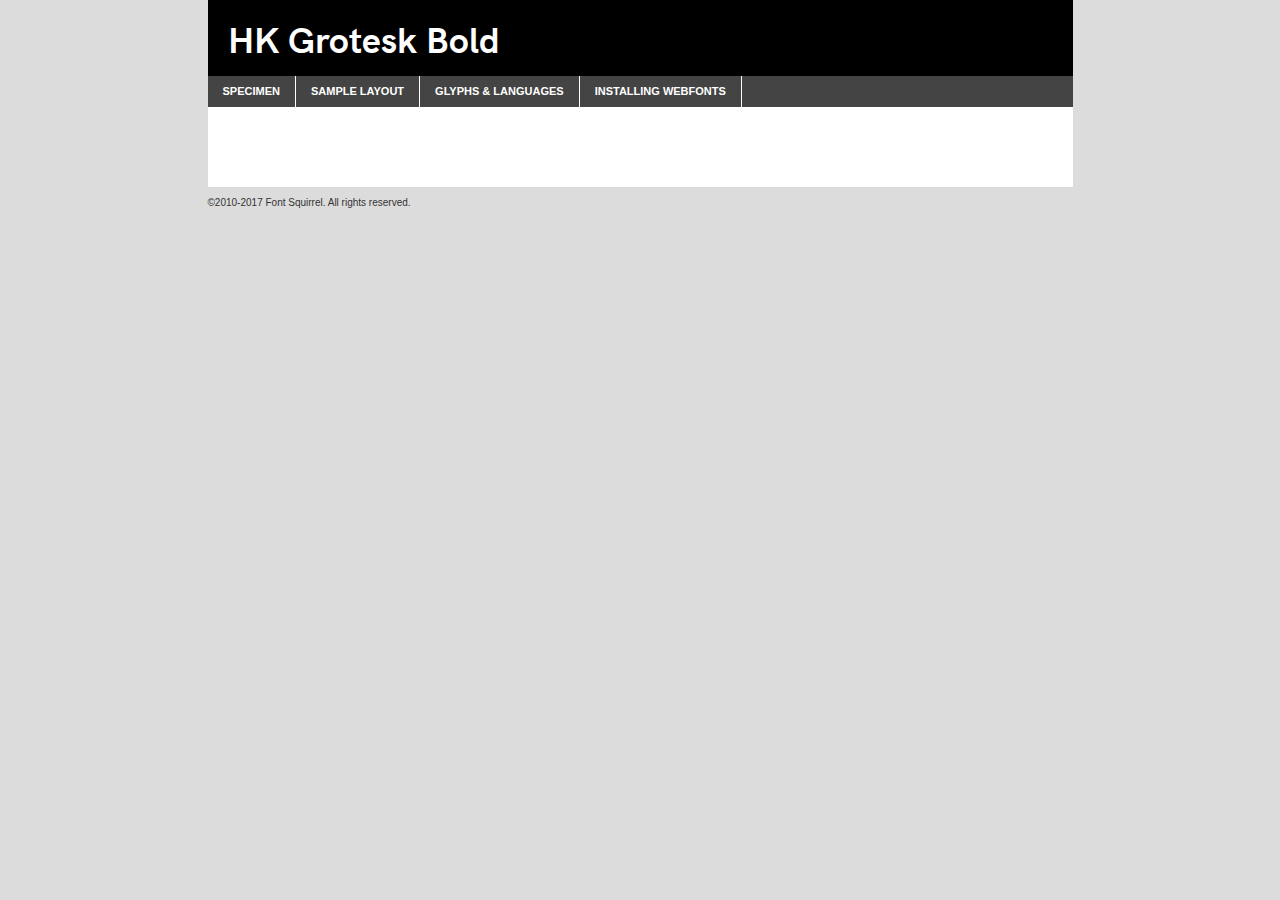
<file: fonts/hkgrotesk-bold-demo.html>
<!DOCTYPE html PUBLIC "-//W3C//DTD XHTML 1.0 Transitional//EN"
	"http://www.w3.org/TR/xhtml1/DTD/xhtml1-transitional.dtd">

<html xmlns="http://www.w3.org/1999/xhtml" xml:lang="en" lang="en">
<head>
	<meta http-equiv="Content-Type" content="text/html; charset=utf-8" />
	<script src="http://ajax.googleapis.com/ajax/libs/jquery/1.7.2/jquery.min.js" type="text/javascript" charset="utf-8"></script>
	<script type="text/javascript">
	(function($){$.fn.easyTabs=function(option){var param=jQuery.extend({fadeSpeed:"fast",defaultContent:1,activeClass:'active'},option);$(this).each(function(){var thisId="#"+this.id;if(param.defaultContent==''){param.defaultContent=1;}
	if(typeof param.defaultContent=="number")
	{var defaultTab=$(thisId+" .tabs li:eq("+(param.defaultContent-1)+") a").attr('href').substr(1);}else{var defaultTab=param.defaultContent;}
	$(thisId+" .tabs li a").each(function(){var tabToHide=$(this).attr('href').substr(1);$("#"+tabToHide).addClass('easytabs-tab-content');});hideAll();changeContent(defaultTab);function hideAll(){$(thisId+" .easytabs-tab-content").hide();}
	function changeContent(tabId){hideAll();$(thisId+" .tabs li").removeClass(param.activeClass);$(thisId+" .tabs li a[href=#"+tabId+"]").closest('li').addClass(param.activeClass);if(param.fadeSpeed!="none")
	{$(thisId+" #"+tabId).fadeIn(param.fadeSpeed);}else{$(thisId+" #"+tabId).show();}}
	$(thisId+" .tabs li").click(function(){var tabId=$(this).find('a').attr('href').substr(1);changeContent(tabId);return false;});});}})(jQuery);
	</script>
	<link rel="stylesheet" href="specimen_files/specimen_stylesheet.css" type="text/css" charset="utf-8" />
	<link rel="stylesheet" href="stylesheet.css" type="text/css" charset="utf-8" />

	<style type="text/css">
					body{
				font-family: 'hk_groteskbold';
							}
		</style>

	<title>HK Grotesk Bold Specimen</title>
	
	
	<script type="text/javascript" charset="utf-8">
		$(document).ready(function() {
			$('#container').easyTabs({defaultContent:1});
		});
	</script>
</head>

<body>
<div id="container">
	<div id="header">
		HK Grotesk Bold	</div>
	<ul class="tabs">
		<li><a href="#specimen">Specimen</a></li>
		<li><a href="#layout">Sample Layout</a></li>
				<li><a href="#glyphs">Glyphs &amp; Languages</a></li>
		<li><a href="#installing">Installing Webfonts</a></li>
		
	</ul>
	
	<div id="main_content">

		
			<div id="specimen">
		
				<div class="section">
					<div class="grid12 firstcol">
						<div class="huge">AaBb</div>
					</div>
				</div>
		
				<div class="section">
					<div class="glyph_range">A&#x200B;B&#x200b;C&#x200b;D&#x200b;E&#x200b;F&#x200b;G&#x200b;H&#x200b;I&#x200b;J&#x200b;K&#x200b;L&#x200b;M&#x200b;N&#x200b;O&#x200b;P&#x200b;Q&#x200b;R&#x200b;S&#x200b;T&#x200b;U&#x200b;V&#x200b;W&#x200b;X&#x200b;Y&#x200b;Z&#x200b;a&#x200b;b&#x200b;c&#x200b;d&#x200b;e&#x200b;f&#x200b;g&#x200b;h&#x200b;i&#x200b;j&#x200b;k&#x200b;l&#x200b;m&#x200b;n&#x200b;o&#x200b;p&#x200b;q&#x200b;r&#x200b;s&#x200b;t&#x200b;u&#x200b;v&#x200b;w&#x200b;x&#x200b;y&#x200b;z&#x200b;1&#x200b;2&#x200b;3&#x200b;4&#x200b;5&#x200b;6&#x200b;7&#x200b;8&#x200b;9&#x200b;0&#x200b;&amp;&#x200b;.&#x200b;,&#x200b;?&#x200b;!&#x200b;&#64;&#x200b;(&#x200b;)&#x200b;#&#x200b;$&#x200b;%&#x200b;*&#x200b;+&#x200b;-&#x200b;=&#x200b;:&#x200b;;</div>
				</div>
				<div class="section">
					<div class="grid12 firstcol">
						<table class="sample_table">
							<tr><td>10</td><td class="size10">abcdefghijklmnopqrstuvwxyzABCDEFGHIJKLMNOPQRSTUVWXYZ0123456789abcdefghijklmnopqrstuvwxyzABCDEFGHIJKLMNOPQRSTUVWXYZ0123456789abcdefghijklmnopqrstuvwxyzABCDEFGHIJKLMNOPQRSTUVWXYZ</td></tr>
							<tr><td>11</td><td class="size11">abcdefghijklmnopqrstuvwxyzABCDEFGHIJKLMNOPQRSTUVWXYZ0123456789abcdefghijklmnopqrstuvwxyzABCDEFGHIJKLMNOPQRSTUVWXYZ0123456789abcdefghijklmnopqrstuvwxyzABCDEFGHIJKLMNOPQRSTUVWXYZ</td></tr>
							<tr><td>12</td><td class="size12">abcdefghijklmnopqrstuvwxyzABCDEFGHIJKLMNOPQRSTUVWXYZ0123456789abcdefghijklmnopqrstuvwxyzABCDEFGHIJKLMNOPQRSTUVWXYZ0123456789abcdefghijklmnopqrstuvwxyzABCDEFGHIJKLMNOPQRSTUVWXYZ</td></tr>
							<tr><td>13</td><td class="size13">abcdefghijklmnopqrstuvwxyzABCDEFGHIJKLMNOPQRSTUVWXYZ0123456789abcdefghijklmnopqrstuvwxyzABCDEFGHIJKLMNOPQRSTUVWXYZ0123456789abcdefghijklmnopqrstuvwxyzABCDEFGHIJKLMNOPQRSTUVWXYZ</td></tr>
							<tr><td>14</td><td class="size14">abcdefghijklmnopqrstuvwxyzABCDEFGHIJKLMNOPQRSTUVWXYZ0123456789abcdefghijklmnopqrstuvwxyzABCDEFGHIJKLMNOPQRSTUVWXYZ0123456789abcdefghijklmnopqrstuvwxyzABCDEFGHIJKLMNOPQRSTUVWXYZ</td></tr>
							<tr><td>16</td><td class="size16">abcdefghijklmnopqrstuvwxyzABCDEFGHIJKLMNOPQRSTUVWXYZ0123456789abcdefghijklmnopqrstuvwxyzABCDEFGHIJKLMNOPQRSTUVWXYZ</td></tr>
							<tr><td>18</td><td class="size18">abcdefghijklmnopqrstuvwxyzABCDEFGHIJKLMNOPQRSTUVWXYZ0123456789abcdefghijklmnopqrstuvwxyzABCDEFGHIJKLMNOPQRSTUVWXYZ</td></tr>
							<tr><td>20</td><td class="size20">abcdefghijklmnopqrstuvwxyzABCDEFGHIJKLMNOPQRSTUVWXYZ0123456789abcdefghijklmnopqrstuvwxyzABCDEFGHIJKLMNOPQRSTUVWXYZ</td></tr>
							<tr><td>24</td><td class="size24">abcdefghijklmnopqrstuvwxyzABCDEFGHIJKLMNOPQRSTUVWXYZ0123456789abcdefghijklmnopqrstuvwxyzABCDEFGHIJKLMNOPQRSTUVWXYZ</td></tr>
							<tr><td>30</td><td class="size30">abcdefghijklmnopqrstuvwxyzABCDEFGHIJKLMNOPQRSTUVWXYZ0123456789abcdefghijklmnopqrstuvwxyzABCDEFGHIJKLMNOPQRSTUVWXYZ</td></tr>
							<tr><td>36</td><td class="size36">abcdefghijklmnopqrstuvwxyzABCDEFGHIJKLMNOPQRSTUVWXYZ0123456789abcdefghijklmnopqrstuvwxyzABCDEFGHIJKLMNOPQRSTUVWXYZ</td></tr>
							<tr><td>48</td><td class="size48">abcdefghijklmnopqrstuvwxyzABCDEFGHIJKLMNOPQRSTUVWXYZ0123456789abcdefghijklmnopqrstuvwxyzABCDEFGHIJKLMNOPQRSTUVWXYZ</td></tr>
							<tr><td>60</td><td class="size60">abcdefghijklmnopqrstuvwxyzABCDEFGHIJKLMNOPQRSTUVWXYZ0123456789abcdefghijklmnopqrstuvwxyzABCDEFGHIJKLMNOPQRSTUVWXYZ</td></tr>
							<tr><td>72</td><td class="size72">abcdefghijklmnopqrstuvwxyzABCDEFGHIJKLMNOPQRSTUVWXYZ0123456789abcdefghijklmnopqrstuvwxyzABCDEFGHIJKLMNOPQRSTUVWXYZ</td></tr>
							<tr><td>90</td><td class="size90">abcdefghijklmnopqrstuvwxyzABCDEFGHIJKLMNOPQRSTUVWXYZ0123456789abcdefghijklmnopqrstuvwxyzABCDEFGHIJKLMNOPQRSTUVWXYZ</td></tr>
						</table>
				
					</div>
			
				</div>
		
		
		
								<div class="section" id="bodycomparison">


										<div id="xheight">
				<div class="fontbody">&#x25FC;&#x25FC;&#x25FC;&#x25FC;&#x25FC;&#x25FC;&#x25FC;&#x25FC;&#x25FC;&#x25FC;&#x25FC;&#x25FC;&#x25FC;&#x25FC;&#x25FC;&#x25FC;&#x25FC;&#x25FC;&#x25FC;&#x25FC;&#x25FC;&#x25FC;&#x25FC;&#x25FC;&#x25FC;&#x25FC;&#x25FC;&#x25FC;&#x25FC;&#x25FC;&#x25FC;&#x25FC;&#x25FC;&#x25FC;&#x25FC;&#x25FC;&#x25FC;&#x25FC;&#x25FC;&#x25FC;&#x25FC;&#x25FC;&#x25FC;&#x25FC;&#x25FC;&#x25FC;&#x25FC;&#x25FC;&#x25FC;&#x25FC;&#x25FC;&#x25FC;&#x25FC;&#x25FC;&#x25FC;&#x25FC;&#x25FC;&#x25FC;&#x25FC;&#x25FC;&#x25FC;&#x25FC;&#x25FC;&#x25FC;&#x25FC;&#x25FC;&#x25FC;&#x25FC;&#x25FC;&#x25FC;&#x25FC;&#x25FC;&#x25FC;&#x25FC;&#x25FC;&#x25FC;&#x25FC;&#x25FC;&#x25FC;&#x25FC;&#x25FC;&#x25FC;&#x25FC;&#x25FC;&#x25FC;&#x25FC;&#x25FC;&#x25FC;&#x25FC;&#x25FC;&#x25FC;&#x25FC;&#x25FC;&#x25FC;&#x25FC;&#x25FC;&#x25FC;&#x25FC;&#x25FC;body</div><div class="arialbody">body</div><div class="verdanabody">body</div><div class="georgiabody">body</div></div>
										<div class="fontbody" style="z-index:1">
											body<span>HK Grotesk Bold</span>
										</div>
										<div class="arialbody" style="z-index:1">
											body<span>Arial</span>
										</div>
										<div class="verdanabody" style="z-index:1">
											body<span>Verdana</span>
										</div>
										<div class="georgiabody" style="z-index:1">
											body<span>Georgia</span>
										</div>



								</div>
		
		
				<div class="section psample psample_row1" id="">
					
					<div class="grid2 firstcol">
						<p class="size10"><span>10.</span>Aenean lacinia bibendum nulla sed consectetur. Fusce dapibus, tellus ac cursus commodo, tortor mauris condimentum nibh, ut fermentum massa justo sit amet risus. Nullam id dolor id nibh ultricies vehicula ut id elit. Cum sociis natoque penatibus et magnis dis parturient montes, nascetur ridiculus mus. Nulla vitae elit libero, a pharetra augue.</p>
			
					</div>
					<div class="grid3">
						<p class="size11"><span>11.</span>Aenean lacinia bibendum nulla sed consectetur. Fusce dapibus, tellus ac cursus commodo, tortor mauris condimentum nibh, ut fermentum massa justo sit amet risus. Nullam id dolor id nibh ultricies vehicula ut id elit. Cum sociis natoque penatibus et magnis dis parturient montes, nascetur ridiculus mus. Nulla vitae elit libero, a pharetra augue.</p>
			
					</div>
					<div class="grid3">
						<p class="size12"><span>12.</span>Aenean lacinia bibendum nulla sed consectetur. Fusce dapibus, tellus ac cursus commodo, tortor mauris condimentum nibh, ut fermentum massa justo sit amet risus. Nullam id dolor id nibh ultricies vehicula ut id elit. Cum sociis natoque penatibus et magnis dis parturient montes, nascetur ridiculus mus. Nulla vitae elit libero, a pharetra augue.</p>
			
					</div>
					<div class="grid4">
						<p class="size13"><span>13.</span>Aenean lacinia bibendum nulla sed consectetur. Fusce dapibus, tellus ac cursus commodo, tortor mauris condimentum nibh, ut fermentum massa justo sit amet risus. Nullam id dolor id nibh ultricies vehicula ut id elit. Cum sociis natoque penatibus et magnis dis parturient montes, nascetur ridiculus mus. Nulla vitae elit libero, a pharetra augue.</p>
			
					</div>
					<div class="white_blend"></div>
					
				</div>
				<div class="section psample psample_row2" id="">
					<div class="grid3 firstcol">
						<p class="size14"><span>14.</span>Aenean lacinia bibendum nulla sed consectetur. Fusce dapibus, tellus ac cursus commodo, tortor mauris condimentum nibh, ut fermentum massa justo sit amet risus. Nullam id dolor id nibh ultricies vehicula ut id elit. Cum sociis natoque penatibus et magnis dis parturient montes, nascetur ridiculus mus. Nulla vitae elit libero, a pharetra augue.</p>
			
					</div>
					<div class="grid4">
						<p class="size16"><span>16.</span>Aenean lacinia bibendum nulla sed consectetur. Fusce dapibus, tellus ac cursus commodo, tortor mauris condimentum nibh, ut fermentum massa justo sit amet risus. Nullam id dolor id nibh ultricies vehicula ut id elit. Cum sociis natoque penatibus et magnis dis parturient montes, nascetur ridiculus mus. Nulla vitae elit libero, a pharetra augue.</p>
			
					</div>
					<div class="grid5">
						<p class="size18"><span>18.</span>Aenean lacinia bibendum nulla sed consectetur. Fusce dapibus, tellus ac cursus commodo, tortor mauris condimentum nibh, ut fermentum massa justo sit amet risus. Nullam id dolor id nibh ultricies vehicula ut id elit. Cum sociis natoque penatibus et magnis dis parturient montes, nascetur ridiculus mus. Nulla vitae elit libero, a pharetra augue.</p>
			
					</div>

					<div class="white_blend"></div>

				</div>
				
				<div class="section psample psample_row3" id="">
					<div class="grid5 firstcol">
						<p class="size20"><span>20.</span>Aenean lacinia bibendum nulla sed consectetur. Fusce dapibus, tellus ac cursus commodo, tortor mauris condimentum nibh, ut fermentum massa justo sit amet risus. Nullam id dolor id nibh ultricies vehicula ut id elit. Cum sociis natoque penatibus et magnis dis parturient montes, nascetur ridiculus mus. Nulla vitae elit libero, a pharetra augue.</p>
					</div>
					<div class="grid7">
						<p class="size24"><span>24.</span>Aenean lacinia bibendum nulla sed consectetur. Fusce dapibus, tellus ac cursus commodo, tortor mauris condimentum nibh, ut fermentum massa justo sit amet risus. Nullam id dolor id nibh ultricies vehicula ut id elit. Cum sociis natoque penatibus et magnis dis parturient montes, nascetur ridiculus mus. Nulla vitae elit libero, a pharetra augue.</p>
					</div>
					
					<div class="white_blend"></div>
					
				</div>
				
				<div class="section psample psample_row4" id="">
					<div class="grid12 firstcol">
						<p class="size30"><span>30.</span>Aenean lacinia bibendum nulla sed consectetur. Fusce dapibus, tellus ac cursus commodo, tortor mauris condimentum nibh, ut fermentum massa justo sit amet risus. Nullam id dolor id nibh ultricies vehicula ut id elit. Cum sociis natoque penatibus et magnis dis parturient montes, nascetur ridiculus mus. Nulla vitae elit libero, a pharetra augue.</p>
					</div>
					<div class="white_blend"></div>
					
				</div>
				
				
				
				<div class="section psample psample_row1 fullreverse">
					<div class="grid2 firstcol">
						<p class="size10"><span>10.</span>Aenean lacinia bibendum nulla sed consectetur. Fusce dapibus, tellus ac cursus commodo, tortor mauris condimentum nibh, ut fermentum massa justo sit amet risus. Nullam id dolor id nibh ultricies vehicula ut id elit. Cum sociis natoque penatibus et magnis dis parturient montes, nascetur ridiculus mus. Nulla vitae elit libero, a pharetra augue.</p>
			
					</div>
					<div class="grid3">
						<p class="size11"><span>11.</span>Aenean lacinia bibendum nulla sed consectetur. Fusce dapibus, tellus ac cursus commodo, tortor mauris condimentum nibh, ut fermentum massa justo sit amet risus. Nullam id dolor id nibh ultricies vehicula ut id elit. Cum sociis natoque penatibus et magnis dis parturient montes, nascetur ridiculus mus. Nulla vitae elit libero, a pharetra augue.</p>
			
					</div>
					<div class="grid3">
						<p class="size12"><span>12.</span>Aenean lacinia bibendum nulla sed consectetur. Fusce dapibus, tellus ac cursus commodo, tortor mauris condimentum nibh, ut fermentum massa justo sit amet risus. Nullam id dolor id nibh ultricies vehicula ut id elit. Cum sociis natoque penatibus et magnis dis parturient montes, nascetur ridiculus mus. Nulla vitae elit libero, a pharetra augue.</p>
			
					</div>
					<div class="grid4">
						<p class="size13"><span>13.</span>Aenean lacinia bibendum nulla sed consectetur. Fusce dapibus, tellus ac cursus commodo, tortor mauris condimentum nibh, ut fermentum massa justo sit amet risus. Nullam id dolor id nibh ultricies vehicula ut id elit. Cum sociis natoque penatibus et magnis dis parturient montes, nascetur ridiculus mus. Nulla vitae elit libero, a pharetra augue.</p>
			
					</div>
					<div class="black_blend"></div>
					
				</div>
				
				<div class="section psample psample_row2 fullreverse">
					<div class="grid3 firstcol">
						<p class="size14"><span>14.</span>Aenean lacinia bibendum nulla sed consectetur. Fusce dapibus, tellus ac cursus commodo, tortor mauris condimentum nibh, ut fermentum massa justo sit amet risus. Nullam id dolor id nibh ultricies vehicula ut id elit. Cum sociis natoque penatibus et magnis dis parturient montes, nascetur ridiculus mus. Nulla vitae elit libero, a pharetra augue.</p>
			
					</div>
					<div class="grid4">
						<p class="size16"><span>16.</span>Aenean lacinia bibendum nulla sed consectetur. Fusce dapibus, tellus ac cursus commodo, tortor mauris condimentum nibh, ut fermentum massa justo sit amet risus. Nullam id dolor id nibh ultricies vehicula ut id elit. Cum sociis natoque penatibus et magnis dis parturient montes, nascetur ridiculus mus. Nulla vitae elit libero, a pharetra augue.</p>
			
					</div>
					<div class="grid5">
						<p class="size18"><span>18.</span>Aenean lacinia bibendum nulla sed consectetur. Fusce dapibus, tellus ac cursus commodo, tortor mauris condimentum nibh, ut fermentum massa justo sit amet risus. Nullam id dolor id nibh ultricies vehicula ut id elit. Cum sociis natoque penatibus et magnis dis parturient montes, nascetur ridiculus mus. Nulla vitae elit libero, a pharetra augue.</p>
			
					</div>
					<div class="black_blend"></div>

				</div>
				
				<div class="section psample fullreverse psample_row3" id="">
					<div class="grid5 firstcol">
						<p class="size20"><span>20.</span>Aenean lacinia bibendum nulla sed consectetur. Fusce dapibus, tellus ac cursus commodo, tortor mauris condimentum nibh, ut fermentum massa justo sit amet risus. Nullam id dolor id nibh ultricies vehicula ut id elit. Cum sociis natoque penatibus et magnis dis parturient montes, nascetur ridiculus mus. Nulla vitae elit libero, a pharetra augue.</p>
					</div>
					<div class="grid7">
						<p class="size24"><span>24.</span>Aenean lacinia bibendum nulla sed consectetur. Fusce dapibus, tellus ac cursus commodo, tortor mauris condimentum nibh, ut fermentum massa justo sit amet risus. Nullam id dolor id nibh ultricies vehicula ut id elit. Cum sociis natoque penatibus et magnis dis parturient montes, nascetur ridiculus mus. Nulla vitae elit libero, a pharetra augue.</p>
					</div>
					
					<div class="black_blend"></div>
					
				</div>
				
				<div class="section psample fullreverse psample_row4" id="" style="border-bottom: 20px #000 solid;">
					<div class="grid12 firstcol">
						<p class="size30"><span>30.</span>Aenean lacinia bibendum nulla sed consectetur. Fusce dapibus, tellus ac cursus commodo, tortor mauris condimentum nibh, ut fermentum massa justo sit amet risus. Nullam id dolor id nibh ultricies vehicula ut id elit. Cum sociis natoque penatibus et magnis dis parturient montes, nascetur ridiculus mus. Nulla vitae elit libero, a pharetra augue.</p>
					</div>
					<div class="black_blend"></div>
					
				</div>
				
				
				
				
			</div>
			
			<div id="layout">
				
				<div class="section">
					
					<div class="grid12 firstcol">
						<h1>Lorem Ipsum Dolor</h1>
						<h2>Etiam porta sem malesuada magna mollis euismod</h2>
						
						<p class="byline">By <a href="#link">Aenean Lacinia</a></p>
					</div>
				</div>
				<div class="section">
					<div class="grid8 firstcol">
						<p class="large">Donec sed odio dui. Morbi leo risus, porta ac consectetur ac, vestibulum at eros. Fusce dapibus, tellus ac cursus commodo, tortor mauris condimentum nibh, ut fermentum massa justo sit amet risus. </p>

						
						<h3>Pellentesque ornare sem</h3>

						<p>Maecenas sed diam eget risus varius blandit sit amet non magna. Maecenas faucibus mollis interdum. Donec ullamcorper nulla non metus auctor fringilla. Nullam id dolor id nibh ultricies vehicula ut id elit. Nullam id dolor id nibh ultricies vehicula ut id elit. </p>

						<p>Aenean eu leo quam. Pellentesque ornare sem lacinia quam venenatis vestibulum. Lorem ipsum dolor sit amet, consectetur adipiscing elit. Cum sociis natoque penatibus et magnis dis parturient montes, nascetur ridiculus mus. </p>

						<p>Nulla vitae elit libero, a pharetra augue. Praesent commodo cursus magna, vel scelerisque nisl consectetur et. Aenean lacinia bibendum nulla sed consectetur. </p>

						<p>Nullam quis risus eget urna mollis ornare vel eu leo. Nullam quis risus eget urna mollis ornare vel eu leo. Maecenas sed diam eget risus varius blandit sit amet non magna. Donec ullamcorper nulla non metus auctor fringilla. </p>

						<h3>Cras mattis consectetur</h3>

						<p>Aenean eu leo quam. Pellentesque ornare sem lacinia quam venenatis vestibulum. Aenean lacinia bibendum nulla sed consectetur. Integer posuere erat a ante venenatis dapibus posuere velit aliquet. Cras mattis consectetur purus sit amet fermentum. </p>

						<p>Nullam id dolor id nibh ultricies vehicula ut id elit. Nullam quis risus eget urna mollis ornare vel eu leo. Cras mattis consectetur purus sit amet fermentum.</p>
					</div>
					
					<div class="grid4 sidebar">
						
						<div class="box reverse">
							<p class="last">Nullam quis risus eget urna mollis ornare vel eu leo. Donec ullamcorper nulla non metus auctor fringilla. Cras mattis consectetur purus sit amet fermentum. Sed posuere consectetur est at lobortis. Lorem ipsum dolor sit amet, consectetur adipiscing elit. </p>
						</div>
						
						<p class="caption">Maecenas sed diam eget risus varius.</p>

						<p>Vestibulum id ligula porta felis euismod semper. Integer posuere erat a ante venenatis dapibus posuere velit aliquet. Vestibulum id ligula porta felis euismod semper. Sed posuere consectetur est at lobortis. Maecenas sed diam eget risus varius blandit sit amet non magna. Fusce dapibus, tellus ac cursus commodo, tortor mauris condimentum nibh, ut fermentum massa justo sit amet risus. </p>

					

						<p>Duis mollis, est non commodo luctus, nisi erat porttitor ligula, eget lacinia odio sem nec elit. Aenean lacinia bibendum nulla sed consectetur. Vivamus sagittis lacus vel augue laoreet rutrum faucibus dolor auctor. Aenean lacinia bibendum nulla sed consectetur. Nullam quis risus eget urna mollis ornare vel eu leo. </p>

						<p>Praesent commodo cursus magna, vel scelerisque nisl consectetur et. Donec ullamcorper nulla non metus auctor fringilla. Maecenas faucibus mollis interdum. Fusce dapibus, tellus ac cursus commodo, tortor mauris condimentum nibh, ut fermentum massa justo sit amet risus. </p>

					</div>
				</div>
				
			</div>


			



		<div id="glyphs">
			<div class="section">
				<div class="grid12 firstcol">
			
				<h1>Language Support</h1>
				<p>The subset of HK Grotesk Bold in this kit supports the following languages:<br />
			
					Albanian, Basque, Breton, Chamorro, Danish, Dutch, English, Faroese, Finnish, French, Frisian, Galician, German, Icelandic, Italian, Malagasy, Norwegian, Portuguese, Spanish, Alsatian, Aragonese, Arapaho, Arrernte, Asturian, Aymara, Bislama, Cebuano, Corsican, Fijian, French_creole, Genoese, Gilbertese, Greenlandic, Haitian_creole, Hiligaynon, Hmong, Hopi, Ibanag, Iloko_ilokano, Indonesian, Interglossa_glosa, Interlingua, Irish_gaelic, Jerriais, Lojban, Lombard, Luxembourgeois, Manx, Mohawk, Norfolk_pitcairnese, Occitan, Oromo, Pangasinan, Papiamento, Piedmontese, Potawatomi, Rhaeto-romance, Romansh, Rotokas, Sami_lule, Samoan, Sardinian, Scots_gaelic, Seychelles_creole, Shona, Sicilian, Somali, Southern_ndebele, Swahili, Swati_swazi, Tagalog_filipino_pilipino, Tetum, Tok_pisin, Uyghur_latinized, Volapuk, Walloon, Warlpiri, Xhosa, Yapese, Zulu, Latinbasic, Ubasic, Demo				</p>
				<h1>Glyph Chart</h1>
				<p>The subset of HK Grotesk Bold in this kit includes all the glyphs listed below. Unicode entities are included above each glyph to help you insert individual characters into your layout.</p>
				<div id="glyph_chart">
			
																				 <div><p>&amp;#32;</p>&#32;</div>
																				 <div><p>&amp;#33;</p>&#33;</div>
																				 <div><p>&amp;#34;</p>&#34;</div>
																				 <div><p>&amp;#35;</p>&#35;</div>
																				 <div><p>&amp;#36;</p>&#36;</div>
																				 <div><p>&amp;#37;</p>&#37;</div>
																				 <div><p>&amp;#38;</p>&#38;</div>
																				 <div><p>&amp;#39;</p>&#39;</div>
																				 <div><p>&amp;#40;</p>&#40;</div>
																				 <div><p>&amp;#41;</p>&#41;</div>
																				 <div><p>&amp;#42;</p>&#42;</div>
																				 <div><p>&amp;#43;</p>&#43;</div>
																				 <div><p>&amp;#44;</p>&#44;</div>
																				 <div><p>&amp;#45;</p>&#45;</div>
																				 <div><p>&amp;#46;</p>&#46;</div>
																				 <div><p>&amp;#47;</p>&#47;</div>
																				 <div><p>&amp;#48;</p>&#48;</div>
																				 <div><p>&amp;#49;</p>&#49;</div>
																				 <div><p>&amp;#50;</p>&#50;</div>
																				 <div><p>&amp;#51;</p>&#51;</div>
																				 <div><p>&amp;#52;</p>&#52;</div>
																				 <div><p>&amp;#53;</p>&#53;</div>
																				 <div><p>&amp;#54;</p>&#54;</div>
																				 <div><p>&amp;#55;</p>&#55;</div>
																				 <div><p>&amp;#56;</p>&#56;</div>
																				 <div><p>&amp;#57;</p>&#57;</div>
																				 <div><p>&amp;#58;</p>&#58;</div>
																				 <div><p>&amp;#59;</p>&#59;</div>
																				 <div><p>&amp;#60;</p>&#60;</div>
																				 <div><p>&amp;#61;</p>&#61;</div>
																				 <div><p>&amp;#62;</p>&#62;</div>
																				 <div><p>&amp;#63;</p>&#63;</div>
																				 <div><p>&amp;#64;</p>&#64;</div>
																				 <div><p>&amp;#65;</p>&#65;</div>
																				 <div><p>&amp;#66;</p>&#66;</div>
																				 <div><p>&amp;#67;</p>&#67;</div>
																				 <div><p>&amp;#68;</p>&#68;</div>
																				 <div><p>&amp;#69;</p>&#69;</div>
																				 <div><p>&amp;#70;</p>&#70;</div>
																				 <div><p>&amp;#71;</p>&#71;</div>
																				 <div><p>&amp;#72;</p>&#72;</div>
																				 <div><p>&amp;#73;</p>&#73;</div>
																				 <div><p>&amp;#74;</p>&#74;</div>
																				 <div><p>&amp;#75;</p>&#75;</div>
																				 <div><p>&amp;#76;</p>&#76;</div>
																				 <div><p>&amp;#77;</p>&#77;</div>
																				 <div><p>&amp;#78;</p>&#78;</div>
																				 <div><p>&amp;#79;</p>&#79;</div>
																				 <div><p>&amp;#80;</p>&#80;</div>
																				 <div><p>&amp;#81;</p>&#81;</div>
																				 <div><p>&amp;#82;</p>&#82;</div>
																				 <div><p>&amp;#83;</p>&#83;</div>
																				 <div><p>&amp;#84;</p>&#84;</div>
																				 <div><p>&amp;#85;</p>&#85;</div>
																				 <div><p>&amp;#86;</p>&#86;</div>
																				 <div><p>&amp;#87;</p>&#87;</div>
																				 <div><p>&amp;#88;</p>&#88;</div>
																				 <div><p>&amp;#89;</p>&#89;</div>
																				 <div><p>&amp;#90;</p>&#90;</div>
																				 <div><p>&amp;#91;</p>&#91;</div>
																				 <div><p>&amp;#92;</p>&#92;</div>
																				 <div><p>&amp;#93;</p>&#93;</div>
																				 <div><p>&amp;#94;</p>&#94;</div>
																				 <div><p>&amp;#95;</p>&#95;</div>
																				 <div><p>&amp;#96;</p>&#96;</div>
																				 <div><p>&amp;#97;</p>&#97;</div>
																				 <div><p>&amp;#98;</p>&#98;</div>
																				 <div><p>&amp;#99;</p>&#99;</div>
																				 <div><p>&amp;#100;</p>&#100;</div>
																				 <div><p>&amp;#101;</p>&#101;</div>
																				 <div><p>&amp;#102;</p>&#102;</div>
																				 <div><p>&amp;#103;</p>&#103;</div>
																				 <div><p>&amp;#104;</p>&#104;</div>
																				 <div><p>&amp;#105;</p>&#105;</div>
																				 <div><p>&amp;#106;</p>&#106;</div>
																				 <div><p>&amp;#107;</p>&#107;</div>
																				 <div><p>&amp;#108;</p>&#108;</div>
																				 <div><p>&amp;#109;</p>&#109;</div>
																				 <div><p>&amp;#110;</p>&#110;</div>
																				 <div><p>&amp;#111;</p>&#111;</div>
																				 <div><p>&amp;#112;</p>&#112;</div>
																				 <div><p>&amp;#113;</p>&#113;</div>
																				 <div><p>&amp;#114;</p>&#114;</div>
																				 <div><p>&amp;#115;</p>&#115;</div>
																				 <div><p>&amp;#116;</p>&#116;</div>
																				 <div><p>&amp;#117;</p>&#117;</div>
																				 <div><p>&amp;#118;</p>&#118;</div>
																				 <div><p>&amp;#119;</p>&#119;</div>
																				 <div><p>&amp;#120;</p>&#120;</div>
																				 <div><p>&amp;#121;</p>&#121;</div>
																				 <div><p>&amp;#122;</p>&#122;</div>
																				 <div><p>&amp;#123;</p>&#123;</div>
																				 <div><p>&amp;#124;</p>&#124;</div>
																				 <div><p>&amp;#125;</p>&#125;</div>
																				 <div><p>&amp;#126;</p>&#126;</div>
																				 <div><p>&amp;#160;</p>&#160;</div>
																				 <div><p>&amp;#161;</p>&#161;</div>
																				 <div><p>&amp;#162;</p>&#162;</div>
																				 <div><p>&amp;#163;</p>&#163;</div>
																				 <div><p>&amp;#164;</p>&#164;</div>
																				 <div><p>&amp;#165;</p>&#165;</div>
																				 <div><p>&amp;#166;</p>&#166;</div>
																				 <div><p>&amp;#167;</p>&#167;</div>
																				 <div><p>&amp;#168;</p>&#168;</div>
																				 <div><p>&amp;#169;</p>&#169;</div>
																				 <div><p>&amp;#170;</p>&#170;</div>
																				 <div><p>&amp;#171;</p>&#171;</div>
																				 <div><p>&amp;#172;</p>&#172;</div>
																				 <div><p>&amp;#173;</p>&#173;</div>
																				 <div><p>&amp;#174;</p>&#174;</div>
																				 <div><p>&amp;#175;</p>&#175;</div>
																				 <div><p>&amp;#176;</p>&#176;</div>
																				 <div><p>&amp;#177;</p>&#177;</div>
																				 <div><p>&amp;#180;</p>&#180;</div>
																				 <div><p>&amp;#181;</p>&#181;</div>
																				 <div><p>&amp;#182;</p>&#182;</div>
																				 <div><p>&amp;#183;</p>&#183;</div>
																				 <div><p>&amp;#184;</p>&#184;</div>
																				 <div><p>&amp;#186;</p>&#186;</div>
																				 <div><p>&amp;#187;</p>&#187;</div>
																				 <div><p>&amp;#191;</p>&#191;</div>
																				 <div><p>&amp;#192;</p>&#192;</div>
																				 <div><p>&amp;#193;</p>&#193;</div>
																				 <div><p>&amp;#194;</p>&#194;</div>
																				 <div><p>&amp;#195;</p>&#195;</div>
																				 <div><p>&amp;#196;</p>&#196;</div>
																				 <div><p>&amp;#197;</p>&#197;</div>
																				 <div><p>&amp;#198;</p>&#198;</div>
																				 <div><p>&amp;#199;</p>&#199;</div>
																				 <div><p>&amp;#200;</p>&#200;</div>
																				 <div><p>&amp;#201;</p>&#201;</div>
																				 <div><p>&amp;#202;</p>&#202;</div>
																				 <div><p>&amp;#203;</p>&#203;</div>
																				 <div><p>&amp;#204;</p>&#204;</div>
																				 <div><p>&amp;#205;</p>&#205;</div>
																				 <div><p>&amp;#206;</p>&#206;</div>
																				 <div><p>&amp;#207;</p>&#207;</div>
																				 <div><p>&amp;#208;</p>&#208;</div>
																				 <div><p>&amp;#209;</p>&#209;</div>
																				 <div><p>&amp;#210;</p>&#210;</div>
																				 <div><p>&amp;#211;</p>&#211;</div>
																				 <div><p>&amp;#212;</p>&#212;</div>
																				 <div><p>&amp;#213;</p>&#213;</div>
																				 <div><p>&amp;#214;</p>&#214;</div>
																				 <div><p>&amp;#215;</p>&#215;</div>
																				 <div><p>&amp;#216;</p>&#216;</div>
																				 <div><p>&amp;#217;</p>&#217;</div>
																				 <div><p>&amp;#218;</p>&#218;</div>
																				 <div><p>&amp;#219;</p>&#219;</div>
																				 <div><p>&amp;#220;</p>&#220;</div>
																				 <div><p>&amp;#221;</p>&#221;</div>
																				 <div><p>&amp;#222;</p>&#222;</div>
																				 <div><p>&amp;#223;</p>&#223;</div>
																				 <div><p>&amp;#224;</p>&#224;</div>
																				 <div><p>&amp;#225;</p>&#225;</div>
																				 <div><p>&amp;#226;</p>&#226;</div>
																				 <div><p>&amp;#227;</p>&#227;</div>
																				 <div><p>&amp;#228;</p>&#228;</div>
																				 <div><p>&amp;#229;</p>&#229;</div>
																				 <div><p>&amp;#230;</p>&#230;</div>
																				 <div><p>&amp;#231;</p>&#231;</div>
																				 <div><p>&amp;#232;</p>&#232;</div>
																				 <div><p>&amp;#233;</p>&#233;</div>
																				 <div><p>&amp;#234;</p>&#234;</div>
																				 <div><p>&amp;#235;</p>&#235;</div>
																				 <div><p>&amp;#236;</p>&#236;</div>
																				 <div><p>&amp;#237;</p>&#237;</div>
																				 <div><p>&amp;#238;</p>&#238;</div>
																				 <div><p>&amp;#239;</p>&#239;</div>
																				 <div><p>&amp;#240;</p>&#240;</div>
																				 <div><p>&amp;#241;</p>&#241;</div>
																				 <div><p>&amp;#242;</p>&#242;</div>
																				 <div><p>&amp;#243;</p>&#243;</div>
																				 <div><p>&amp;#244;</p>&#244;</div>
																				 <div><p>&amp;#245;</p>&#245;</div>
																				 <div><p>&amp;#246;</p>&#246;</div>
																				 <div><p>&amp;#247;</p>&#247;</div>
																				 <div><p>&amp;#248;</p>&#248;</div>
																				 <div><p>&amp;#249;</p>&#249;</div>
																				 <div><p>&amp;#250;</p>&#250;</div>
																				 <div><p>&amp;#251;</p>&#251;</div>
																				 <div><p>&amp;#252;</p>&#252;</div>
																				 <div><p>&amp;#253;</p>&#253;</div>
																				 <div><p>&amp;#254;</p>&#254;</div>
																				 <div><p>&amp;#255;</p>&#255;</div>
																				 <div><p>&amp;#338;</p>&#338;</div>
																				 <div><p>&amp;#339;</p>&#339;</div>
																				 <div><p>&amp;#376;</p>&#376;</div>
																				 <div><p>&amp;#710;</p>&#710;</div>
																				 <div><p>&amp;#732;</p>&#732;</div>
																				 <div><p>&amp;#8192;</p>&#8192;</div>
																				 <div><p>&amp;#8193;</p>&#8193;</div>
																				 <div><p>&amp;#8194;</p>&#8194;</div>
																				 <div><p>&amp;#8195;</p>&#8195;</div>
																				 <div><p>&amp;#8196;</p>&#8196;</div>
																				 <div><p>&amp;#8197;</p>&#8197;</div>
																				 <div><p>&amp;#8198;</p>&#8198;</div>
																				 <div><p>&amp;#8199;</p>&#8199;</div>
																				 <div><p>&amp;#8200;</p>&#8200;</div>
																				 <div><p>&amp;#8201;</p>&#8201;</div>
																				 <div><p>&amp;#8202;</p>&#8202;</div>
																				 <div><p>&amp;#8208;</p>&#8208;</div>
																				 <div><p>&amp;#8209;</p>&#8209;</div>
																				 <div><p>&amp;#8210;</p>&#8210;</div>
																				 <div><p>&amp;#8211;</p>&#8211;</div>
																				 <div><p>&amp;#8212;</p>&#8212;</div>
																				 <div><p>&amp;#8216;</p>&#8216;</div>
																				 <div><p>&amp;#8217;</p>&#8217;</div>
																				 <div><p>&amp;#8218;</p>&#8218;</div>
																				 <div><p>&amp;#8220;</p>&#8220;</div>
																				 <div><p>&amp;#8221;</p>&#8221;</div>
																				 <div><p>&amp;#8222;</p>&#8222;</div>
																				 <div><p>&amp;#8226;</p>&#8226;</div>
																				 <div><p>&amp;#8230;</p>&#8230;</div>
																				 <div><p>&amp;#8239;</p>&#8239;</div>
																				 <div><p>&amp;#8249;</p>&#8249;</div>
																				 <div><p>&amp;#8250;</p>&#8250;</div>
																				 <div><p>&amp;#8287;</p>&#8287;</div>
																				 <div><p>&amp;#8364;</p>&#8364;</div>
																				 <div><p>&amp;#8482;</p>&#8482;</div>
																				 <div><p>&amp;#9724;</p>&#9724;</div>
																				 <div><p>&amp;#64257;</p>&#64257;</div>
																				 <div><p>&amp;#64258;</p>&#64258;</div>
																				 <div><p>&amp;#64259;</p>&#64259;</div>
																				 <div><p>&amp;#64260;</p>&#64260;</div>
																																																</div>	
				</div>
		
		
			</div>
		</div>
		
		
		<div id="specs">
			
		</div>
	
		<div id="installing">
			<div class="section">
				<div class="grid7 firstcol">
					<h1>Installing Webfonts</h1>
					
					<p>Webfonts are supported by all major browser platforms but not all in the same way. There are currently four different font formats that must be included in order to target all browsers. This includes TTF, WOFF, EOT and SVG.</p>
					
					<h2>1. Upload your webfonts</h2>
					<p>You must upload your webfont kit to your website. They should be in or near the same directory as your CSS files.</p>
					
					<h2>2. Include the webfont stylesheet</h2>
					<p>A special CSS @font-face declaration helps the various browsers select the appropriate font it needs without causing you a bunch of headaches. Learn more about this syntax by reading the <a href="https://www.fontspring.com/blog/further-hardening-of-the-bulletproof-syntax">Fontspring blog post</a> about it. The code for it is as follows:</p>


<code>
@font-face{ 
	font-family: 'MyWebFont';
	src: url('WebFont.eot');
	src: url('WebFont.eot?#iefix') format('embedded-opentype'),
	     url('WebFont.woff') format('woff'),
	     url('WebFont.ttf') format('truetype'),
	     url('WebFont.svg#webfont') format('svg');
}
</code>

	<p>We've already gone ahead and generated the code for you. All you have to do is link to the stylesheet in your HTML, like this:</p>
	<code>&lt;link rel=&quot;stylesheet&quot; href=&quot;stylesheet.css&quot; type=&quot;text/css&quot; charset=&quot;utf-8&quot; /&gt;</code>

					<h2>3. Modify your own stylesheet</h2>
					<p>To take advantage of your new fonts, you must tell your stylesheet to use them. Look at the original @font-face declaration above and find the property called "font-family." The name linked there will be what you use to reference the font. Prepend that webfont name to the font stack in the "font-family" property, inside the selector you want to change. For example:</p>
<code>p { font-family: 'WebFont', Arial, sans-serif; }</code>

<h2>4. Test</h2>
<p>Getting webfonts to work cross-browser <em>can</em> be tricky. Use the information in the sidebar to help you if you find that fonts aren't loading in a particular browser.</p>
				</div>
				
				<div class="grid5 sidebar">
					<div class="box">
						<h2>Troubleshooting<br />Font-Face Problems</h2>
						<p>Having trouble getting your webfonts to load in your new website? Here are some tips to sort out what might be the problem.</p>

						<h3>Fonts not showing in any browser</h3>

						<p>This sounds like you need to work on the plumbing. You either did not upload the fonts to the correct directory, or you did not link the fonts properly in the CSS. If you've confirmed that all this is correct and you still have a problem, take a look at your .htaccess file and see if requests are getting intercepted.</p>

						<h3>Fonts not loading in iPhone or iPad</h3>

						<p>The most common problem here is that you are serving the fonts from an IIS server. IIS refuses to serve files that have unknown MIME types. If that is the case, you must set the MIME type for SVG to "image/svg+xml" in the server settings. Follow these instructions from Microsoft if you need help.</p>

						<h3>Fonts not loading in Firefox</h3>

						<p>The primary reason for this failure? You are still using a version Firefox older than 3.5. So upgrade already! If that isn't it, then you are very likely serving fonts from a different domain. Firefox requires that all font assets be served from the same domain. Lastly it is possible that you need to add WOFF to your list of MIME types (if you are serving via IIS.)</p>

						<h3>Fonts not loading in IE</h3>

						<p>Are you looking at Internet Explorer on an actual Windows machine or are you cheating by using a service like Adobe BrowserLab? Many of these screenshot services do not render @font-face for IE. Best to test it on a real machine.</p>

						<h3>Fonts not loading in IE9</h3>

						<p>IE9, like Firefox, requires that fonts be served from the same domain as the website. Make sure that is the case.</p>
					</div>
				</div>
			</div>
			
		</div>
	
	</div>
	<div id="footer">
		<p>&copy;2010-2017 Font Squirrel. All rights reserved.</p>
	</div>
</div>
</body>
</html>
</file>
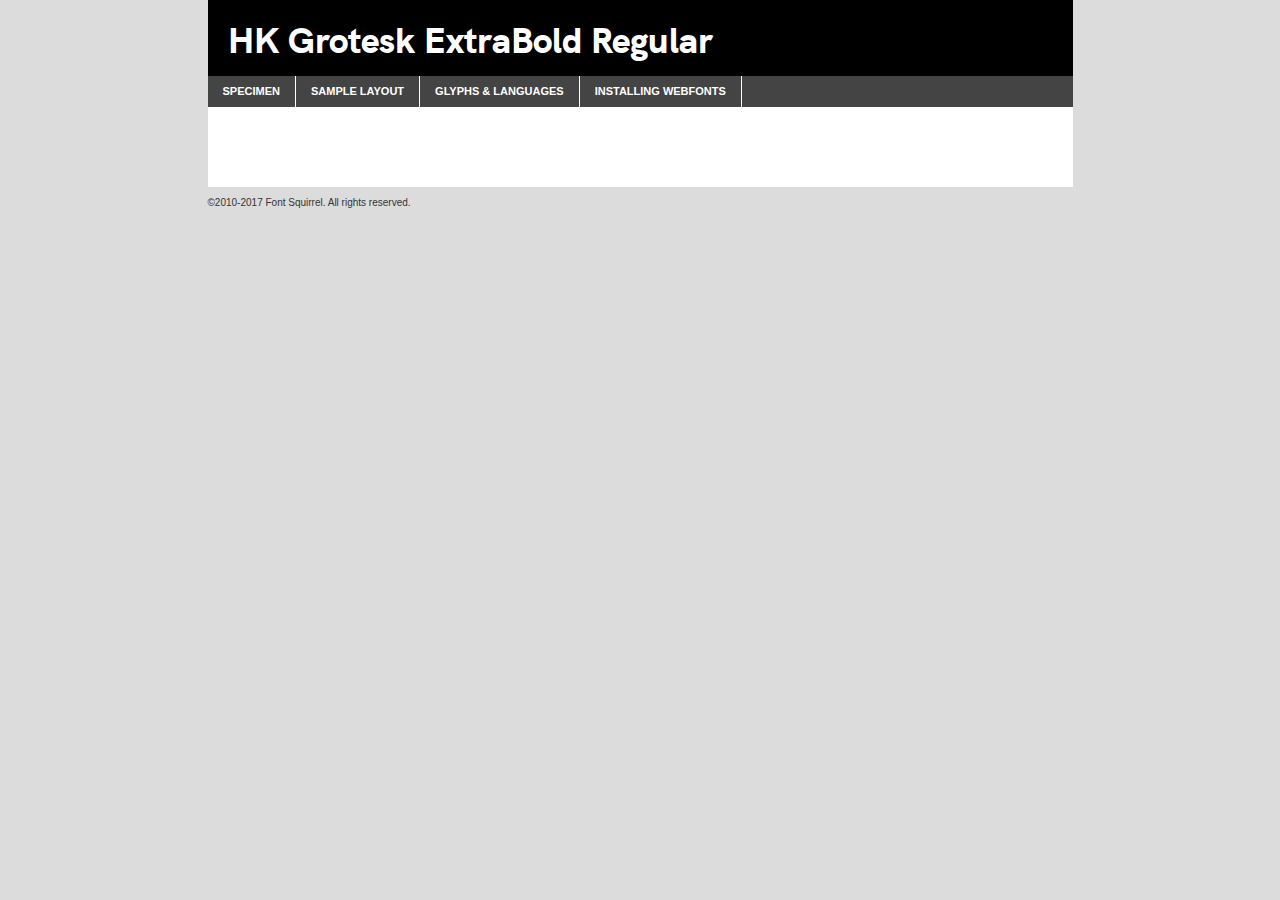
<file: fonts/hkgrotesk-extrabold-demo.html>
<!DOCTYPE html PUBLIC "-//W3C//DTD XHTML 1.0 Transitional//EN"
	"http://www.w3.org/TR/xhtml1/DTD/xhtml1-transitional.dtd">

<html xmlns="http://www.w3.org/1999/xhtml" xml:lang="en" lang="en">
<head>
	<meta http-equiv="Content-Type" content="text/html; charset=utf-8" />
	<script src="http://ajax.googleapis.com/ajax/libs/jquery/1.7.2/jquery.min.js" type="text/javascript" charset="utf-8"></script>
	<script type="text/javascript">
	(function($){$.fn.easyTabs=function(option){var param=jQuery.extend({fadeSpeed:"fast",defaultContent:1,activeClass:'active'},option);$(this).each(function(){var thisId="#"+this.id;if(param.defaultContent==''){param.defaultContent=1;}
	if(typeof param.defaultContent=="number")
	{var defaultTab=$(thisId+" .tabs li:eq("+(param.defaultContent-1)+") a").attr('href').substr(1);}else{var defaultTab=param.defaultContent;}
	$(thisId+" .tabs li a").each(function(){var tabToHide=$(this).attr('href').substr(1);$("#"+tabToHide).addClass('easytabs-tab-content');});hideAll();changeContent(defaultTab);function hideAll(){$(thisId+" .easytabs-tab-content").hide();}
	function changeContent(tabId){hideAll();$(thisId+" .tabs li").removeClass(param.activeClass);$(thisId+" .tabs li a[href=#"+tabId+"]").closest('li').addClass(param.activeClass);if(param.fadeSpeed!="none")
	{$(thisId+" #"+tabId).fadeIn(param.fadeSpeed);}else{$(thisId+" #"+tabId).show();}}
	$(thisId+" .tabs li").click(function(){var tabId=$(this).find('a').attr('href').substr(1);changeContent(tabId);return false;});});}})(jQuery);
	</script>
	<link rel="stylesheet" href="specimen_files/specimen_stylesheet.css" type="text/css" charset="utf-8" />
	<link rel="stylesheet" href="stylesheet.css" type="text/css" charset="utf-8" />

	<style type="text/css">
					body{
				font-family: 'hk_groteskextrabold';
							}
		</style>

	<title>HK Grotesk ExtraBold Regular Specimen</title>
	
	
	<script type="text/javascript" charset="utf-8">
		$(document).ready(function() {
			$('#container').easyTabs({defaultContent:1});
		});
	</script>
</head>

<body>
<div id="container">
	<div id="header">
		HK Grotesk ExtraBold Regular	</div>
	<ul class="tabs">
		<li><a href="#specimen">Specimen</a></li>
		<li><a href="#layout">Sample Layout</a></li>
				<li><a href="#glyphs">Glyphs &amp; Languages</a></li>
		<li><a href="#installing">Installing Webfonts</a></li>
		
	</ul>
	
	<div id="main_content">

		
			<div id="specimen">
		
				<div class="section">
					<div class="grid12 firstcol">
						<div class="huge">AaBb</div>
					</div>
				</div>
		
				<div class="section">
					<div class="glyph_range">A&#x200B;B&#x200b;C&#x200b;D&#x200b;E&#x200b;F&#x200b;G&#x200b;H&#x200b;I&#x200b;J&#x200b;K&#x200b;L&#x200b;M&#x200b;N&#x200b;O&#x200b;P&#x200b;Q&#x200b;R&#x200b;S&#x200b;T&#x200b;U&#x200b;V&#x200b;W&#x200b;X&#x200b;Y&#x200b;Z&#x200b;a&#x200b;b&#x200b;c&#x200b;d&#x200b;e&#x200b;f&#x200b;g&#x200b;h&#x200b;i&#x200b;j&#x200b;k&#x200b;l&#x200b;m&#x200b;n&#x200b;o&#x200b;p&#x200b;q&#x200b;r&#x200b;s&#x200b;t&#x200b;u&#x200b;v&#x200b;w&#x200b;x&#x200b;y&#x200b;z&#x200b;1&#x200b;2&#x200b;3&#x200b;4&#x200b;5&#x200b;6&#x200b;7&#x200b;8&#x200b;9&#x200b;0&#x200b;&amp;&#x200b;.&#x200b;,&#x200b;?&#x200b;!&#x200b;&#64;&#x200b;(&#x200b;)&#x200b;#&#x200b;$&#x200b;%&#x200b;*&#x200b;+&#x200b;-&#x200b;=&#x200b;:&#x200b;;</div>
				</div>
				<div class="section">
					<div class="grid12 firstcol">
						<table class="sample_table">
							<tr><td>10</td><td class="size10">abcdefghijklmnopqrstuvwxyzABCDEFGHIJKLMNOPQRSTUVWXYZ0123456789abcdefghijklmnopqrstuvwxyzABCDEFGHIJKLMNOPQRSTUVWXYZ0123456789abcdefghijklmnopqrstuvwxyzABCDEFGHIJKLMNOPQRSTUVWXYZ</td></tr>
							<tr><td>11</td><td class="size11">abcdefghijklmnopqrstuvwxyzABCDEFGHIJKLMNOPQRSTUVWXYZ0123456789abcdefghijklmnopqrstuvwxyzABCDEFGHIJKLMNOPQRSTUVWXYZ0123456789abcdefghijklmnopqrstuvwxyzABCDEFGHIJKLMNOPQRSTUVWXYZ</td></tr>
							<tr><td>12</td><td class="size12">abcdefghijklmnopqrstuvwxyzABCDEFGHIJKLMNOPQRSTUVWXYZ0123456789abcdefghijklmnopqrstuvwxyzABCDEFGHIJKLMNOPQRSTUVWXYZ0123456789abcdefghijklmnopqrstuvwxyzABCDEFGHIJKLMNOPQRSTUVWXYZ</td></tr>
							<tr><td>13</td><td class="size13">abcdefghijklmnopqrstuvwxyzABCDEFGHIJKLMNOPQRSTUVWXYZ0123456789abcdefghijklmnopqrstuvwxyzABCDEFGHIJKLMNOPQRSTUVWXYZ0123456789abcdefghijklmnopqrstuvwxyzABCDEFGHIJKLMNOPQRSTUVWXYZ</td></tr>
							<tr><td>14</td><td class="size14">abcdefghijklmnopqrstuvwxyzABCDEFGHIJKLMNOPQRSTUVWXYZ0123456789abcdefghijklmnopqrstuvwxyzABCDEFGHIJKLMNOPQRSTUVWXYZ0123456789abcdefghijklmnopqrstuvwxyzABCDEFGHIJKLMNOPQRSTUVWXYZ</td></tr>
							<tr><td>16</td><td class="size16">abcdefghijklmnopqrstuvwxyzABCDEFGHIJKLMNOPQRSTUVWXYZ0123456789abcdefghijklmnopqrstuvwxyzABCDEFGHIJKLMNOPQRSTUVWXYZ</td></tr>
							<tr><td>18</td><td class="size18">abcdefghijklmnopqrstuvwxyzABCDEFGHIJKLMNOPQRSTUVWXYZ0123456789abcdefghijklmnopqrstuvwxyzABCDEFGHIJKLMNOPQRSTUVWXYZ</td></tr>
							<tr><td>20</td><td class="size20">abcdefghijklmnopqrstuvwxyzABCDEFGHIJKLMNOPQRSTUVWXYZ0123456789abcdefghijklmnopqrstuvwxyzABCDEFGHIJKLMNOPQRSTUVWXYZ</td></tr>
							<tr><td>24</td><td class="size24">abcdefghijklmnopqrstuvwxyzABCDEFGHIJKLMNOPQRSTUVWXYZ0123456789abcdefghijklmnopqrstuvwxyzABCDEFGHIJKLMNOPQRSTUVWXYZ</td></tr>
							<tr><td>30</td><td class="size30">abcdefghijklmnopqrstuvwxyzABCDEFGHIJKLMNOPQRSTUVWXYZ0123456789abcdefghijklmnopqrstuvwxyzABCDEFGHIJKLMNOPQRSTUVWXYZ</td></tr>
							<tr><td>36</td><td class="size36">abcdefghijklmnopqrstuvwxyzABCDEFGHIJKLMNOPQRSTUVWXYZ0123456789abcdefghijklmnopqrstuvwxyzABCDEFGHIJKLMNOPQRSTUVWXYZ</td></tr>
							<tr><td>48</td><td class="size48">abcdefghijklmnopqrstuvwxyzABCDEFGHIJKLMNOPQRSTUVWXYZ0123456789abcdefghijklmnopqrstuvwxyzABCDEFGHIJKLMNOPQRSTUVWXYZ</td></tr>
							<tr><td>60</td><td class="size60">abcdefghijklmnopqrstuvwxyzABCDEFGHIJKLMNOPQRSTUVWXYZ0123456789abcdefghijklmnopqrstuvwxyzABCDEFGHIJKLMNOPQRSTUVWXYZ</td></tr>
							<tr><td>72</td><td class="size72">abcdefghijklmnopqrstuvwxyzABCDEFGHIJKLMNOPQRSTUVWXYZ0123456789abcdefghijklmnopqrstuvwxyzABCDEFGHIJKLMNOPQRSTUVWXYZ</td></tr>
							<tr><td>90</td><td class="size90">abcdefghijklmnopqrstuvwxyzABCDEFGHIJKLMNOPQRSTUVWXYZ0123456789abcdefghijklmnopqrstuvwxyzABCDEFGHIJKLMNOPQRSTUVWXYZ</td></tr>
						</table>
				
					</div>
			
				</div>
		
		
		
								<div class="section" id="bodycomparison">


										<div id="xheight">
				<div class="fontbody">&#x25FC;&#x25FC;&#x25FC;&#x25FC;&#x25FC;&#x25FC;&#x25FC;&#x25FC;&#x25FC;&#x25FC;&#x25FC;&#x25FC;&#x25FC;&#x25FC;&#x25FC;&#x25FC;&#x25FC;&#x25FC;&#x25FC;&#x25FC;&#x25FC;&#x25FC;&#x25FC;&#x25FC;&#x25FC;&#x25FC;&#x25FC;&#x25FC;&#x25FC;&#x25FC;&#x25FC;&#x25FC;&#x25FC;&#x25FC;&#x25FC;&#x25FC;&#x25FC;&#x25FC;&#x25FC;&#x25FC;&#x25FC;&#x25FC;&#x25FC;&#x25FC;&#x25FC;&#x25FC;&#x25FC;&#x25FC;&#x25FC;&#x25FC;&#x25FC;&#x25FC;&#x25FC;&#x25FC;&#x25FC;&#x25FC;&#x25FC;&#x25FC;&#x25FC;&#x25FC;&#x25FC;&#x25FC;&#x25FC;&#x25FC;&#x25FC;&#x25FC;&#x25FC;&#x25FC;&#x25FC;&#x25FC;&#x25FC;&#x25FC;&#x25FC;&#x25FC;&#x25FC;&#x25FC;&#x25FC;&#x25FC;&#x25FC;&#x25FC;&#x25FC;&#x25FC;&#x25FC;&#x25FC;&#x25FC;&#x25FC;&#x25FC;&#x25FC;&#x25FC;&#x25FC;&#x25FC;&#x25FC;&#x25FC;&#x25FC;&#x25FC;&#x25FC;&#x25FC;&#x25FC;&#x25FC;body</div><div class="arialbody">body</div><div class="verdanabody">body</div><div class="georgiabody">body</div></div>
										<div class="fontbody" style="z-index:1">
											body<span>HK Grotesk ExtraBold Regular</span>
										</div>
										<div class="arialbody" style="z-index:1">
											body<span>Arial</span>
										</div>
										<div class="verdanabody" style="z-index:1">
											body<span>Verdana</span>
										</div>
										<div class="georgiabody" style="z-index:1">
											body<span>Georgia</span>
										</div>



								</div>
		
		
				<div class="section psample psample_row1" id="">
					
					<div class="grid2 firstcol">
						<p class="size10"><span>10.</span>Aenean lacinia bibendum nulla sed consectetur. Fusce dapibus, tellus ac cursus commodo, tortor mauris condimentum nibh, ut fermentum massa justo sit amet risus. Nullam id dolor id nibh ultricies vehicula ut id elit. Cum sociis natoque penatibus et magnis dis parturient montes, nascetur ridiculus mus. Nulla vitae elit libero, a pharetra augue.</p>
			
					</div>
					<div class="grid3">
						<p class="size11"><span>11.</span>Aenean lacinia bibendum nulla sed consectetur. Fusce dapibus, tellus ac cursus commodo, tortor mauris condimentum nibh, ut fermentum massa justo sit amet risus. Nullam id dolor id nibh ultricies vehicula ut id elit. Cum sociis natoque penatibus et magnis dis parturient montes, nascetur ridiculus mus. Nulla vitae elit libero, a pharetra augue.</p>
			
					</div>
					<div class="grid3">
						<p class="size12"><span>12.</span>Aenean lacinia bibendum nulla sed consectetur. Fusce dapibus, tellus ac cursus commodo, tortor mauris condimentum nibh, ut fermentum massa justo sit amet risus. Nullam id dolor id nibh ultricies vehicula ut id elit. Cum sociis natoque penatibus et magnis dis parturient montes, nascetur ridiculus mus. Nulla vitae elit libero, a pharetra augue.</p>
			
					</div>
					<div class="grid4">
						<p class="size13"><span>13.</span>Aenean lacinia bibendum nulla sed consectetur. Fusce dapibus, tellus ac cursus commodo, tortor mauris condimentum nibh, ut fermentum massa justo sit amet risus. Nullam id dolor id nibh ultricies vehicula ut id elit. Cum sociis natoque penatibus et magnis dis parturient montes, nascetur ridiculus mus. Nulla vitae elit libero, a pharetra augue.</p>
			
					</div>
					<div class="white_blend"></div>
					
				</div>
				<div class="section psample psample_row2" id="">
					<div class="grid3 firstcol">
						<p class="size14"><span>14.</span>Aenean lacinia bibendum nulla sed consectetur. Fusce dapibus, tellus ac cursus commodo, tortor mauris condimentum nibh, ut fermentum massa justo sit amet risus. Nullam id dolor id nibh ultricies vehicula ut id elit. Cum sociis natoque penatibus et magnis dis parturient montes, nascetur ridiculus mus. Nulla vitae elit libero, a pharetra augue.</p>
			
					</div>
					<div class="grid4">
						<p class="size16"><span>16.</span>Aenean lacinia bibendum nulla sed consectetur. Fusce dapibus, tellus ac cursus commodo, tortor mauris condimentum nibh, ut fermentum massa justo sit amet risus. Nullam id dolor id nibh ultricies vehicula ut id elit. Cum sociis natoque penatibus et magnis dis parturient montes, nascetur ridiculus mus. Nulla vitae elit libero, a pharetra augue.</p>
			
					</div>
					<div class="grid5">
						<p class="size18"><span>18.</span>Aenean lacinia bibendum nulla sed consectetur. Fusce dapibus, tellus ac cursus commodo, tortor mauris condimentum nibh, ut fermentum massa justo sit amet risus. Nullam id dolor id nibh ultricies vehicula ut id elit. Cum sociis natoque penatibus et magnis dis parturient montes, nascetur ridiculus mus. Nulla vitae elit libero, a pharetra augue.</p>
			
					</div>

					<div class="white_blend"></div>

				</div>
				
				<div class="section psample psample_row3" id="">
					<div class="grid5 firstcol">
						<p class="size20"><span>20.</span>Aenean lacinia bibendum nulla sed consectetur. Fusce dapibus, tellus ac cursus commodo, tortor mauris condimentum nibh, ut fermentum massa justo sit amet risus. Nullam id dolor id nibh ultricies vehicula ut id elit. Cum sociis natoque penatibus et magnis dis parturient montes, nascetur ridiculus mus. Nulla vitae elit libero, a pharetra augue.</p>
					</div>
					<div class="grid7">
						<p class="size24"><span>24.</span>Aenean lacinia bibendum nulla sed consectetur. Fusce dapibus, tellus ac cursus commodo, tortor mauris condimentum nibh, ut fermentum massa justo sit amet risus. Nullam id dolor id nibh ultricies vehicula ut id elit. Cum sociis natoque penatibus et magnis dis parturient montes, nascetur ridiculus mus. Nulla vitae elit libero, a pharetra augue.</p>
					</div>
					
					<div class="white_blend"></div>
					
				</div>
				
				<div class="section psample psample_row4" id="">
					<div class="grid12 firstcol">
						<p class="size30"><span>30.</span>Aenean lacinia bibendum nulla sed consectetur. Fusce dapibus, tellus ac cursus commodo, tortor mauris condimentum nibh, ut fermentum massa justo sit amet risus. Nullam id dolor id nibh ultricies vehicula ut id elit. Cum sociis natoque penatibus et magnis dis parturient montes, nascetur ridiculus mus. Nulla vitae elit libero, a pharetra augue.</p>
					</div>
					<div class="white_blend"></div>
					
				</div>
				
				
				
				<div class="section psample psample_row1 fullreverse">
					<div class="grid2 firstcol">
						<p class="size10"><span>10.</span>Aenean lacinia bibendum nulla sed consectetur. Fusce dapibus, tellus ac cursus commodo, tortor mauris condimentum nibh, ut fermentum massa justo sit amet risus. Nullam id dolor id nibh ultricies vehicula ut id elit. Cum sociis natoque penatibus et magnis dis parturient montes, nascetur ridiculus mus. Nulla vitae elit libero, a pharetra augue.</p>
			
					</div>
					<div class="grid3">
						<p class="size11"><span>11.</span>Aenean lacinia bibendum nulla sed consectetur. Fusce dapibus, tellus ac cursus commodo, tortor mauris condimentum nibh, ut fermentum massa justo sit amet risus. Nullam id dolor id nibh ultricies vehicula ut id elit. Cum sociis natoque penatibus et magnis dis parturient montes, nascetur ridiculus mus. Nulla vitae elit libero, a pharetra augue.</p>
			
					</div>
					<div class="grid3">
						<p class="size12"><span>12.</span>Aenean lacinia bibendum nulla sed consectetur. Fusce dapibus, tellus ac cursus commodo, tortor mauris condimentum nibh, ut fermentum massa justo sit amet risus. Nullam id dolor id nibh ultricies vehicula ut id elit. Cum sociis natoque penatibus et magnis dis parturient montes, nascetur ridiculus mus. Nulla vitae elit libero, a pharetra augue.</p>
			
					</div>
					<div class="grid4">
						<p class="size13"><span>13.</span>Aenean lacinia bibendum nulla sed consectetur. Fusce dapibus, tellus ac cursus commodo, tortor mauris condimentum nibh, ut fermentum massa justo sit amet risus. Nullam id dolor id nibh ultricies vehicula ut id elit. Cum sociis natoque penatibus et magnis dis parturient montes, nascetur ridiculus mus. Nulla vitae elit libero, a pharetra augue.</p>
			
					</div>
					<div class="black_blend"></div>
					
				</div>
				
				<div class="section psample psample_row2 fullreverse">
					<div class="grid3 firstcol">
						<p class="size14"><span>14.</span>Aenean lacinia bibendum nulla sed consectetur. Fusce dapibus, tellus ac cursus commodo, tortor mauris condimentum nibh, ut fermentum massa justo sit amet risus. Nullam id dolor id nibh ultricies vehicula ut id elit. Cum sociis natoque penatibus et magnis dis parturient montes, nascetur ridiculus mus. Nulla vitae elit libero, a pharetra augue.</p>
			
					</div>
					<div class="grid4">
						<p class="size16"><span>16.</span>Aenean lacinia bibendum nulla sed consectetur. Fusce dapibus, tellus ac cursus commodo, tortor mauris condimentum nibh, ut fermentum massa justo sit amet risus. Nullam id dolor id nibh ultricies vehicula ut id elit. Cum sociis natoque penatibus et magnis dis parturient montes, nascetur ridiculus mus. Nulla vitae elit libero, a pharetra augue.</p>
			
					</div>
					<div class="grid5">
						<p class="size18"><span>18.</span>Aenean lacinia bibendum nulla sed consectetur. Fusce dapibus, tellus ac cursus commodo, tortor mauris condimentum nibh, ut fermentum massa justo sit amet risus. Nullam id dolor id nibh ultricies vehicula ut id elit. Cum sociis natoque penatibus et magnis dis parturient montes, nascetur ridiculus mus. Nulla vitae elit libero, a pharetra augue.</p>
			
					</div>
					<div class="black_blend"></div>

				</div>
				
				<div class="section psample fullreverse psample_row3" id="">
					<div class="grid5 firstcol">
						<p class="size20"><span>20.</span>Aenean lacinia bibendum nulla sed consectetur. Fusce dapibus, tellus ac cursus commodo, tortor mauris condimentum nibh, ut fermentum massa justo sit amet risus. Nullam id dolor id nibh ultricies vehicula ut id elit. Cum sociis natoque penatibus et magnis dis parturient montes, nascetur ridiculus mus. Nulla vitae elit libero, a pharetra augue.</p>
					</div>
					<div class="grid7">
						<p class="size24"><span>24.</span>Aenean lacinia bibendum nulla sed consectetur. Fusce dapibus, tellus ac cursus commodo, tortor mauris condimentum nibh, ut fermentum massa justo sit amet risus. Nullam id dolor id nibh ultricies vehicula ut id elit. Cum sociis natoque penatibus et magnis dis parturient montes, nascetur ridiculus mus. Nulla vitae elit libero, a pharetra augue.</p>
					</div>
					
					<div class="black_blend"></div>
					
				</div>
				
				<div class="section psample fullreverse psample_row4" id="" style="border-bottom: 20px #000 solid;">
					<div class="grid12 firstcol">
						<p class="size30"><span>30.</span>Aenean lacinia bibendum nulla sed consectetur. Fusce dapibus, tellus ac cursus commodo, tortor mauris condimentum nibh, ut fermentum massa justo sit amet risus. Nullam id dolor id nibh ultricies vehicula ut id elit. Cum sociis natoque penatibus et magnis dis parturient montes, nascetur ridiculus mus. Nulla vitae elit libero, a pharetra augue.</p>
					</div>
					<div class="black_blend"></div>
					
				</div>
				
				
				
				
			</div>
			
			<div id="layout">
				
				<div class="section">
					
					<div class="grid12 firstcol">
						<h1>Lorem Ipsum Dolor</h1>
						<h2>Etiam porta sem malesuada magna mollis euismod</h2>
						
						<p class="byline">By <a href="#link">Aenean Lacinia</a></p>
					</div>
				</div>
				<div class="section">
					<div class="grid8 firstcol">
						<p class="large">Donec sed odio dui. Morbi leo risus, porta ac consectetur ac, vestibulum at eros. Fusce dapibus, tellus ac cursus commodo, tortor mauris condimentum nibh, ut fermentum massa justo sit amet risus. </p>

						
						<h3>Pellentesque ornare sem</h3>

						<p>Maecenas sed diam eget risus varius blandit sit amet non magna. Maecenas faucibus mollis interdum. Donec ullamcorper nulla non metus auctor fringilla. Nullam id dolor id nibh ultricies vehicula ut id elit. Nullam id dolor id nibh ultricies vehicula ut id elit. </p>

						<p>Aenean eu leo quam. Pellentesque ornare sem lacinia quam venenatis vestibulum. Lorem ipsum dolor sit amet, consectetur adipiscing elit. Cum sociis natoque penatibus et magnis dis parturient montes, nascetur ridiculus mus. </p>

						<p>Nulla vitae elit libero, a pharetra augue. Praesent commodo cursus magna, vel scelerisque nisl consectetur et. Aenean lacinia bibendum nulla sed consectetur. </p>

						<p>Nullam quis risus eget urna mollis ornare vel eu leo. Nullam quis risus eget urna mollis ornare vel eu leo. Maecenas sed diam eget risus varius blandit sit amet non magna. Donec ullamcorper nulla non metus auctor fringilla. </p>

						<h3>Cras mattis consectetur</h3>

						<p>Aenean eu leo quam. Pellentesque ornare sem lacinia quam venenatis vestibulum. Aenean lacinia bibendum nulla sed consectetur. Integer posuere erat a ante venenatis dapibus posuere velit aliquet. Cras mattis consectetur purus sit amet fermentum. </p>

						<p>Nullam id dolor id nibh ultricies vehicula ut id elit. Nullam quis risus eget urna mollis ornare vel eu leo. Cras mattis consectetur purus sit amet fermentum.</p>
					</div>
					
					<div class="grid4 sidebar">
						
						<div class="box reverse">
							<p class="last">Nullam quis risus eget urna mollis ornare vel eu leo. Donec ullamcorper nulla non metus auctor fringilla. Cras mattis consectetur purus sit amet fermentum. Sed posuere consectetur est at lobortis. Lorem ipsum dolor sit amet, consectetur adipiscing elit. </p>
						</div>
						
						<p class="caption">Maecenas sed diam eget risus varius.</p>

						<p>Vestibulum id ligula porta felis euismod semper. Integer posuere erat a ante venenatis dapibus posuere velit aliquet. Vestibulum id ligula porta felis euismod semper. Sed posuere consectetur est at lobortis. Maecenas sed diam eget risus varius blandit sit amet non magna. Fusce dapibus, tellus ac cursus commodo, tortor mauris condimentum nibh, ut fermentum massa justo sit amet risus. </p>

					

						<p>Duis mollis, est non commodo luctus, nisi erat porttitor ligula, eget lacinia odio sem nec elit. Aenean lacinia bibendum nulla sed consectetur. Vivamus sagittis lacus vel augue laoreet rutrum faucibus dolor auctor. Aenean lacinia bibendum nulla sed consectetur. Nullam quis risus eget urna mollis ornare vel eu leo. </p>

						<p>Praesent commodo cursus magna, vel scelerisque nisl consectetur et. Donec ullamcorper nulla non metus auctor fringilla. Maecenas faucibus mollis interdum. Fusce dapibus, tellus ac cursus commodo, tortor mauris condimentum nibh, ut fermentum massa justo sit amet risus. </p>

					</div>
				</div>
				
			</div>


			



		<div id="glyphs">
			<div class="section">
				<div class="grid12 firstcol">
			
				<h1>Language Support</h1>
				<p>The subset of HK Grotesk ExtraBold Regular in this kit supports the following languages:<br />
			
					Albanian, Basque, Breton, Chamorro, Danish, Dutch, English, Faroese, Finnish, French, Frisian, Galician, German, Icelandic, Italian, Malagasy, Norwegian, Portuguese, Spanish, Alsatian, Aragonese, Arapaho, Arrernte, Asturian, Aymara, Bislama, Cebuano, Corsican, Fijian, French_creole, Genoese, Gilbertese, Greenlandic, Haitian_creole, Hiligaynon, Hmong, Hopi, Ibanag, Iloko_ilokano, Indonesian, Interglossa_glosa, Interlingua, Irish_gaelic, Jerriais, Lojban, Lombard, Luxembourgeois, Manx, Mohawk, Norfolk_pitcairnese, Occitan, Oromo, Pangasinan, Papiamento, Piedmontese, Potawatomi, Rhaeto-romance, Romansh, Rotokas, Sami_lule, Samoan, Sardinian, Scots_gaelic, Seychelles_creole, Shona, Sicilian, Somali, Southern_ndebele, Swahili, Swati_swazi, Tagalog_filipino_pilipino, Tetum, Tok_pisin, Uyghur_latinized, Volapuk, Walloon, Warlpiri, Xhosa, Yapese, Zulu, Latinbasic, Ubasic, Demo				</p>
				<h1>Glyph Chart</h1>
				<p>The subset of HK Grotesk ExtraBold Regular in this kit includes all the glyphs listed below. Unicode entities are included above each glyph to help you insert individual characters into your layout.</p>
				<div id="glyph_chart">
			
																				 <div><p>&amp;#32;</p>&#32;</div>
																				 <div><p>&amp;#33;</p>&#33;</div>
																				 <div><p>&amp;#34;</p>&#34;</div>
																				 <div><p>&amp;#35;</p>&#35;</div>
																				 <div><p>&amp;#36;</p>&#36;</div>
																				 <div><p>&amp;#37;</p>&#37;</div>
																				 <div><p>&amp;#38;</p>&#38;</div>
																				 <div><p>&amp;#39;</p>&#39;</div>
																				 <div><p>&amp;#40;</p>&#40;</div>
																				 <div><p>&amp;#41;</p>&#41;</div>
																				 <div><p>&amp;#42;</p>&#42;</div>
																				 <div><p>&amp;#43;</p>&#43;</div>
																				 <div><p>&amp;#44;</p>&#44;</div>
																				 <div><p>&amp;#45;</p>&#45;</div>
																				 <div><p>&amp;#46;</p>&#46;</div>
																				 <div><p>&amp;#47;</p>&#47;</div>
																				 <div><p>&amp;#48;</p>&#48;</div>
																				 <div><p>&amp;#49;</p>&#49;</div>
																				 <div><p>&amp;#50;</p>&#50;</div>
																				 <div><p>&amp;#51;</p>&#51;</div>
																				 <div><p>&amp;#52;</p>&#52;</div>
																				 <div><p>&amp;#53;</p>&#53;</div>
																				 <div><p>&amp;#54;</p>&#54;</div>
																				 <div><p>&amp;#55;</p>&#55;</div>
																				 <div><p>&amp;#56;</p>&#56;</div>
																				 <div><p>&amp;#57;</p>&#57;</div>
																				 <div><p>&amp;#58;</p>&#58;</div>
																				 <div><p>&amp;#59;</p>&#59;</div>
																				 <div><p>&amp;#60;</p>&#60;</div>
																				 <div><p>&amp;#61;</p>&#61;</div>
																				 <div><p>&amp;#62;</p>&#62;</div>
																				 <div><p>&amp;#63;</p>&#63;</div>
																				 <div><p>&amp;#64;</p>&#64;</div>
																				 <div><p>&amp;#65;</p>&#65;</div>
																				 <div><p>&amp;#66;</p>&#66;</div>
																				 <div><p>&amp;#67;</p>&#67;</div>
																				 <div><p>&amp;#68;</p>&#68;</div>
																				 <div><p>&amp;#69;</p>&#69;</div>
																				 <div><p>&amp;#70;</p>&#70;</div>
																				 <div><p>&amp;#71;</p>&#71;</div>
																				 <div><p>&amp;#72;</p>&#72;</div>
																				 <div><p>&amp;#73;</p>&#73;</div>
																				 <div><p>&amp;#74;</p>&#74;</div>
																				 <div><p>&amp;#75;</p>&#75;</div>
																				 <div><p>&amp;#76;</p>&#76;</div>
																				 <div><p>&amp;#77;</p>&#77;</div>
																				 <div><p>&amp;#78;</p>&#78;</div>
																				 <div><p>&amp;#79;</p>&#79;</div>
																				 <div><p>&amp;#80;</p>&#80;</div>
																				 <div><p>&amp;#81;</p>&#81;</div>
																				 <div><p>&amp;#82;</p>&#82;</div>
																				 <div><p>&amp;#83;</p>&#83;</div>
																				 <div><p>&amp;#84;</p>&#84;</div>
																				 <div><p>&amp;#85;</p>&#85;</div>
																				 <div><p>&amp;#86;</p>&#86;</div>
																				 <div><p>&amp;#87;</p>&#87;</div>
																				 <div><p>&amp;#88;</p>&#88;</div>
																				 <div><p>&amp;#89;</p>&#89;</div>
																				 <div><p>&amp;#90;</p>&#90;</div>
																				 <div><p>&amp;#91;</p>&#91;</div>
																				 <div><p>&amp;#92;</p>&#92;</div>
																				 <div><p>&amp;#93;</p>&#93;</div>
																				 <div><p>&amp;#94;</p>&#94;</div>
																				 <div><p>&amp;#95;</p>&#95;</div>
																				 <div><p>&amp;#96;</p>&#96;</div>
																				 <div><p>&amp;#97;</p>&#97;</div>
																				 <div><p>&amp;#98;</p>&#98;</div>
																				 <div><p>&amp;#99;</p>&#99;</div>
																				 <div><p>&amp;#100;</p>&#100;</div>
																				 <div><p>&amp;#101;</p>&#101;</div>
																				 <div><p>&amp;#102;</p>&#102;</div>
																				 <div><p>&amp;#103;</p>&#103;</div>
																				 <div><p>&amp;#104;</p>&#104;</div>
																				 <div><p>&amp;#105;</p>&#105;</div>
																				 <div><p>&amp;#106;</p>&#106;</div>
																				 <div><p>&amp;#107;</p>&#107;</div>
																				 <div><p>&amp;#108;</p>&#108;</div>
																				 <div><p>&amp;#109;</p>&#109;</div>
																				 <div><p>&amp;#110;</p>&#110;</div>
																				 <div><p>&amp;#111;</p>&#111;</div>
																				 <div><p>&amp;#112;</p>&#112;</div>
																				 <div><p>&amp;#113;</p>&#113;</div>
																				 <div><p>&amp;#114;</p>&#114;</div>
																				 <div><p>&amp;#115;</p>&#115;</div>
																				 <div><p>&amp;#116;</p>&#116;</div>
																				 <div><p>&amp;#117;</p>&#117;</div>
																				 <div><p>&amp;#118;</p>&#118;</div>
																				 <div><p>&amp;#119;</p>&#119;</div>
																				 <div><p>&amp;#120;</p>&#120;</div>
																				 <div><p>&amp;#121;</p>&#121;</div>
																				 <div><p>&amp;#122;</p>&#122;</div>
																				 <div><p>&amp;#123;</p>&#123;</div>
																				 <div><p>&amp;#124;</p>&#124;</div>
																				 <div><p>&amp;#125;</p>&#125;</div>
																				 <div><p>&amp;#126;</p>&#126;</div>
																				 <div><p>&amp;#160;</p>&#160;</div>
																				 <div><p>&amp;#161;</p>&#161;</div>
																				 <div><p>&amp;#162;</p>&#162;</div>
																				 <div><p>&amp;#163;</p>&#163;</div>
																				 <div><p>&amp;#164;</p>&#164;</div>
																				 <div><p>&amp;#165;</p>&#165;</div>
																				 <div><p>&amp;#166;</p>&#166;</div>
																				 <div><p>&amp;#167;</p>&#167;</div>
																				 <div><p>&amp;#168;</p>&#168;</div>
																				 <div><p>&amp;#169;</p>&#169;</div>
																				 <div><p>&amp;#170;</p>&#170;</div>
																				 <div><p>&amp;#171;</p>&#171;</div>
																				 <div><p>&amp;#172;</p>&#172;</div>
																				 <div><p>&amp;#173;</p>&#173;</div>
																				 <div><p>&amp;#174;</p>&#174;</div>
																				 <div><p>&amp;#175;</p>&#175;</div>
																				 <div><p>&amp;#176;</p>&#176;</div>
																				 <div><p>&amp;#177;</p>&#177;</div>
																				 <div><p>&amp;#180;</p>&#180;</div>
																				 <div><p>&amp;#181;</p>&#181;</div>
																				 <div><p>&amp;#182;</p>&#182;</div>
																				 <div><p>&amp;#183;</p>&#183;</div>
																				 <div><p>&amp;#184;</p>&#184;</div>
																				 <div><p>&amp;#186;</p>&#186;</div>
																				 <div><p>&amp;#187;</p>&#187;</div>
																				 <div><p>&amp;#191;</p>&#191;</div>
																				 <div><p>&amp;#192;</p>&#192;</div>
																				 <div><p>&amp;#193;</p>&#193;</div>
																				 <div><p>&amp;#194;</p>&#194;</div>
																				 <div><p>&amp;#195;</p>&#195;</div>
																				 <div><p>&amp;#196;</p>&#196;</div>
																				 <div><p>&amp;#197;</p>&#197;</div>
																				 <div><p>&amp;#198;</p>&#198;</div>
																				 <div><p>&amp;#199;</p>&#199;</div>
																				 <div><p>&amp;#200;</p>&#200;</div>
																				 <div><p>&amp;#201;</p>&#201;</div>
																				 <div><p>&amp;#202;</p>&#202;</div>
																				 <div><p>&amp;#203;</p>&#203;</div>
																				 <div><p>&amp;#204;</p>&#204;</div>
																				 <div><p>&amp;#205;</p>&#205;</div>
																				 <div><p>&amp;#206;</p>&#206;</div>
																				 <div><p>&amp;#207;</p>&#207;</div>
																				 <div><p>&amp;#208;</p>&#208;</div>
																				 <div><p>&amp;#209;</p>&#209;</div>
																				 <div><p>&amp;#210;</p>&#210;</div>
																				 <div><p>&amp;#211;</p>&#211;</div>
																				 <div><p>&amp;#212;</p>&#212;</div>
																				 <div><p>&amp;#213;</p>&#213;</div>
																				 <div><p>&amp;#214;</p>&#214;</div>
																				 <div><p>&amp;#215;</p>&#215;</div>
																				 <div><p>&amp;#216;</p>&#216;</div>
																				 <div><p>&amp;#217;</p>&#217;</div>
																				 <div><p>&amp;#218;</p>&#218;</div>
																				 <div><p>&amp;#219;</p>&#219;</div>
																				 <div><p>&amp;#220;</p>&#220;</div>
																				 <div><p>&amp;#221;</p>&#221;</div>
																				 <div><p>&amp;#222;</p>&#222;</div>
																				 <div><p>&amp;#223;</p>&#223;</div>
																				 <div><p>&amp;#224;</p>&#224;</div>
																				 <div><p>&amp;#225;</p>&#225;</div>
																				 <div><p>&amp;#226;</p>&#226;</div>
																				 <div><p>&amp;#227;</p>&#227;</div>
																				 <div><p>&amp;#228;</p>&#228;</div>
																				 <div><p>&amp;#229;</p>&#229;</div>
																				 <div><p>&amp;#230;</p>&#230;</div>
																				 <div><p>&amp;#231;</p>&#231;</div>
																				 <div><p>&amp;#232;</p>&#232;</div>
																				 <div><p>&amp;#233;</p>&#233;</div>
																				 <div><p>&amp;#234;</p>&#234;</div>
																				 <div><p>&amp;#235;</p>&#235;</div>
																				 <div><p>&amp;#236;</p>&#236;</div>
																				 <div><p>&amp;#237;</p>&#237;</div>
																				 <div><p>&amp;#238;</p>&#238;</div>
																				 <div><p>&amp;#239;</p>&#239;</div>
																				 <div><p>&amp;#240;</p>&#240;</div>
																				 <div><p>&amp;#241;</p>&#241;</div>
																				 <div><p>&amp;#242;</p>&#242;</div>
																				 <div><p>&amp;#243;</p>&#243;</div>
																				 <div><p>&amp;#244;</p>&#244;</div>
																				 <div><p>&amp;#245;</p>&#245;</div>
																				 <div><p>&amp;#246;</p>&#246;</div>
																				 <div><p>&amp;#247;</p>&#247;</div>
																				 <div><p>&amp;#248;</p>&#248;</div>
																				 <div><p>&amp;#249;</p>&#249;</div>
																				 <div><p>&amp;#250;</p>&#250;</div>
																				 <div><p>&amp;#251;</p>&#251;</div>
																				 <div><p>&amp;#252;</p>&#252;</div>
																				 <div><p>&amp;#253;</p>&#253;</div>
																				 <div><p>&amp;#254;</p>&#254;</div>
																				 <div><p>&amp;#255;</p>&#255;</div>
																				 <div><p>&amp;#338;</p>&#338;</div>
																				 <div><p>&amp;#339;</p>&#339;</div>
																				 <div><p>&amp;#376;</p>&#376;</div>
																				 <div><p>&amp;#710;</p>&#710;</div>
																				 <div><p>&amp;#732;</p>&#732;</div>
																				 <div><p>&amp;#8192;</p>&#8192;</div>
																				 <div><p>&amp;#8193;</p>&#8193;</div>
																				 <div><p>&amp;#8194;</p>&#8194;</div>
																				 <div><p>&amp;#8195;</p>&#8195;</div>
																				 <div><p>&amp;#8196;</p>&#8196;</div>
																				 <div><p>&amp;#8197;</p>&#8197;</div>
																				 <div><p>&amp;#8198;</p>&#8198;</div>
																				 <div><p>&amp;#8199;</p>&#8199;</div>
																				 <div><p>&amp;#8200;</p>&#8200;</div>
																				 <div><p>&amp;#8201;</p>&#8201;</div>
																				 <div><p>&amp;#8202;</p>&#8202;</div>
																				 <div><p>&amp;#8208;</p>&#8208;</div>
																				 <div><p>&amp;#8209;</p>&#8209;</div>
																				 <div><p>&amp;#8210;</p>&#8210;</div>
																				 <div><p>&amp;#8211;</p>&#8211;</div>
																				 <div><p>&amp;#8212;</p>&#8212;</div>
																				 <div><p>&amp;#8216;</p>&#8216;</div>
																				 <div><p>&amp;#8217;</p>&#8217;</div>
																				 <div><p>&amp;#8218;</p>&#8218;</div>
																				 <div><p>&amp;#8220;</p>&#8220;</div>
																				 <div><p>&amp;#8221;</p>&#8221;</div>
																				 <div><p>&amp;#8222;</p>&#8222;</div>
																				 <div><p>&amp;#8226;</p>&#8226;</div>
																				 <div><p>&amp;#8230;</p>&#8230;</div>
																				 <div><p>&amp;#8239;</p>&#8239;</div>
																				 <div><p>&amp;#8249;</p>&#8249;</div>
																				 <div><p>&amp;#8250;</p>&#8250;</div>
																				 <div><p>&amp;#8287;</p>&#8287;</div>
																				 <div><p>&amp;#8364;</p>&#8364;</div>
																				 <div><p>&amp;#8482;</p>&#8482;</div>
																				 <div><p>&amp;#9724;</p>&#9724;</div>
																				 <div><p>&amp;#64257;</p>&#64257;</div>
																				 <div><p>&amp;#64258;</p>&#64258;</div>
																				 <div><p>&amp;#64259;</p>&#64259;</div>
																				 <div><p>&amp;#64260;</p>&#64260;</div>
																																																</div>	
				</div>
		
		
			</div>
		</div>
		
		
		<div id="specs">
			
		</div>
	
		<div id="installing">
			<div class="section">
				<div class="grid7 firstcol">
					<h1>Installing Webfonts</h1>
					
					<p>Webfonts are supported by all major browser platforms but not all in the same way. There are currently four different font formats that must be included in order to target all browsers. This includes TTF, WOFF, EOT and SVG.</p>
					
					<h2>1. Upload your webfonts</h2>
					<p>You must upload your webfont kit to your website. They should be in or near the same directory as your CSS files.</p>
					
					<h2>2. Include the webfont stylesheet</h2>
					<p>A special CSS @font-face declaration helps the various browsers select the appropriate font it needs without causing you a bunch of headaches. Learn more about this syntax by reading the <a href="https://www.fontspring.com/blog/further-hardening-of-the-bulletproof-syntax">Fontspring blog post</a> about it. The code for it is as follows:</p>


<code>
@font-face{ 
	font-family: 'MyWebFont';
	src: url('WebFont.eot');
	src: url('WebFont.eot?#iefix') format('embedded-opentype'),
	     url('WebFont.woff') format('woff'),
	     url('WebFont.ttf') format('truetype'),
	     url('WebFont.svg#webfont') format('svg');
}
</code>

	<p>We've already gone ahead and generated the code for you. All you have to do is link to the stylesheet in your HTML, like this:</p>
	<code>&lt;link rel=&quot;stylesheet&quot; href=&quot;stylesheet.css&quot; type=&quot;text/css&quot; charset=&quot;utf-8&quot; /&gt;</code>

					<h2>3. Modify your own stylesheet</h2>
					<p>To take advantage of your new fonts, you must tell your stylesheet to use them. Look at the original @font-face declaration above and find the property called "font-family." The name linked there will be what you use to reference the font. Prepend that webfont name to the font stack in the "font-family" property, inside the selector you want to change. For example:</p>
<code>p { font-family: 'WebFont', Arial, sans-serif; }</code>

<h2>4. Test</h2>
<p>Getting webfonts to work cross-browser <em>can</em> be tricky. Use the information in the sidebar to help you if you find that fonts aren't loading in a particular browser.</p>
				</div>
				
				<div class="grid5 sidebar">
					<div class="box">
						<h2>Troubleshooting<br />Font-Face Problems</h2>
						<p>Having trouble getting your webfonts to load in your new website? Here are some tips to sort out what might be the problem.</p>

						<h3>Fonts not showing in any browser</h3>

						<p>This sounds like you need to work on the plumbing. You either did not upload the fonts to the correct directory, or you did not link the fonts properly in the CSS. If you've confirmed that all this is correct and you still have a problem, take a look at your .htaccess file and see if requests are getting intercepted.</p>

						<h3>Fonts not loading in iPhone or iPad</h3>

						<p>The most common problem here is that you are serving the fonts from an IIS server. IIS refuses to serve files that have unknown MIME types. If that is the case, you must set the MIME type for SVG to "image/svg+xml" in the server settings. Follow these instructions from Microsoft if you need help.</p>

						<h3>Fonts not loading in Firefox</h3>

						<p>The primary reason for this failure? You are still using a version Firefox older than 3.5. So upgrade already! If that isn't it, then you are very likely serving fonts from a different domain. Firefox requires that all font assets be served from the same domain. Lastly it is possible that you need to add WOFF to your list of MIME types (if you are serving via IIS.)</p>

						<h3>Fonts not loading in IE</h3>

						<p>Are you looking at Internet Explorer on an actual Windows machine or are you cheating by using a service like Adobe BrowserLab? Many of these screenshot services do not render @font-face for IE. Best to test it on a real machine.</p>

						<h3>Fonts not loading in IE9</h3>

						<p>IE9, like Firefox, requires that fonts be served from the same domain as the website. Make sure that is the case.</p>
					</div>
				</div>
			</div>
			
		</div>
	
	</div>
	<div id="footer">
		<p>&copy;2010-2017 Font Squirrel. All rights reserved.</p>
	</div>
</div>
</body>
</html>
</file>
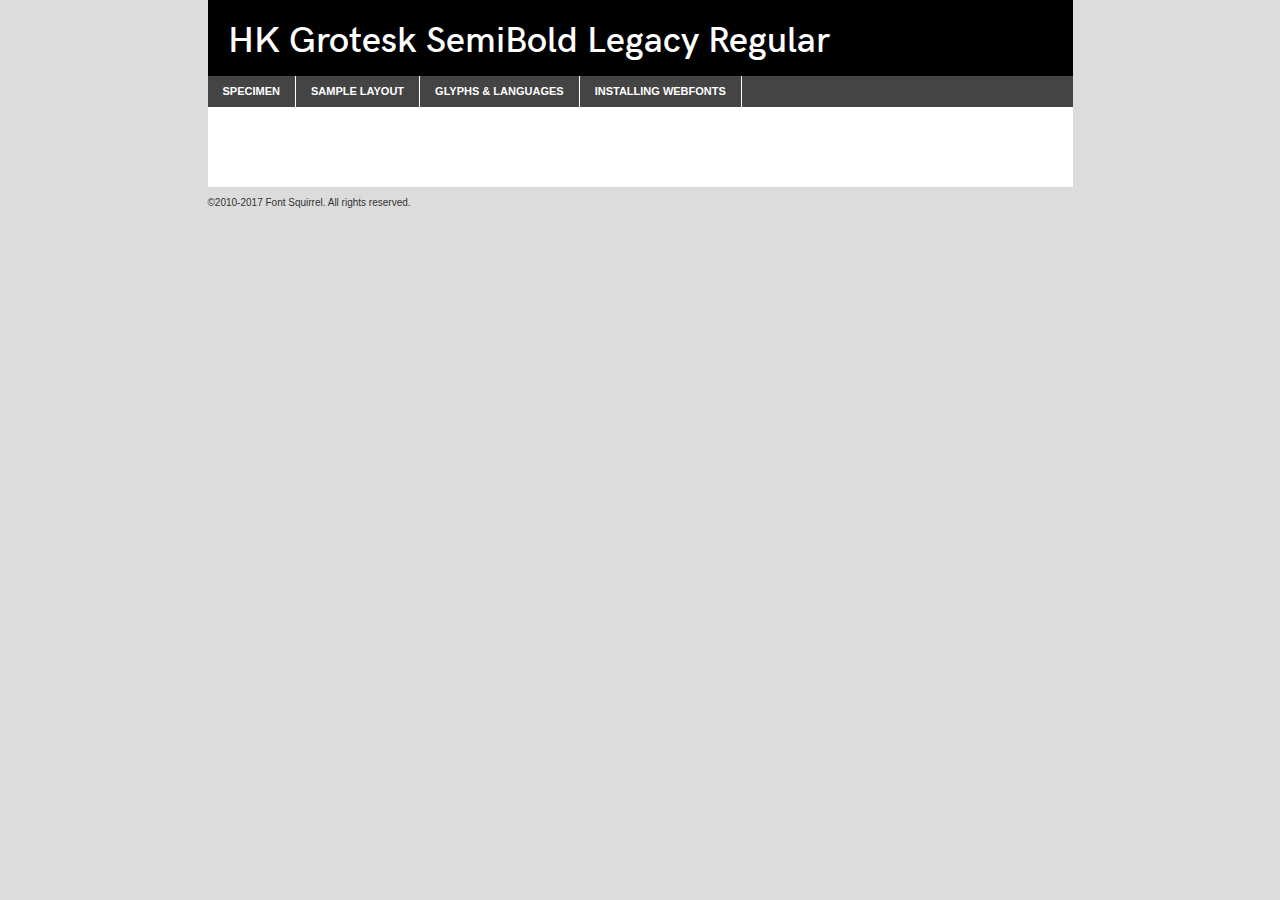
<file: fonts/hkgrotesk-semiboldlegacy-demo.html>
<!DOCTYPE html PUBLIC "-//W3C//DTD XHTML 1.0 Transitional//EN"
	"http://www.w3.org/TR/xhtml1/DTD/xhtml1-transitional.dtd">

<html xmlns="http://www.w3.org/1999/xhtml" xml:lang="en" lang="en">
<head>
	<meta http-equiv="Content-Type" content="text/html; charset=utf-8" />
	<script src="http://ajax.googleapis.com/ajax/libs/jquery/1.7.2/jquery.min.js" type="text/javascript" charset="utf-8"></script>
	<script type="text/javascript">
	(function($){$.fn.easyTabs=function(option){var param=jQuery.extend({fadeSpeed:"fast",defaultContent:1,activeClass:'active'},option);$(this).each(function(){var thisId="#"+this.id;if(param.defaultContent==''){param.defaultContent=1;}
	if(typeof param.defaultContent=="number")
	{var defaultTab=$(thisId+" .tabs li:eq("+(param.defaultContent-1)+") a").attr('href').substr(1);}else{var defaultTab=param.defaultContent;}
	$(thisId+" .tabs li a").each(function(){var tabToHide=$(this).attr('href').substr(1);$("#"+tabToHide).addClass('easytabs-tab-content');});hideAll();changeContent(defaultTab);function hideAll(){$(thisId+" .easytabs-tab-content").hide();}
	function changeContent(tabId){hideAll();$(thisId+" .tabs li").removeClass(param.activeClass);$(thisId+" .tabs li a[href=#"+tabId+"]").closest('li').addClass(param.activeClass);if(param.fadeSpeed!="none")
	{$(thisId+" #"+tabId).fadeIn(param.fadeSpeed);}else{$(thisId+" #"+tabId).show();}}
	$(thisId+" .tabs li").click(function(){var tabId=$(this).find('a').attr('href').substr(1);changeContent(tabId);return false;});});}})(jQuery);
	</script>
	<link rel="stylesheet" href="specimen_files/specimen_stylesheet.css" type="text/css" charset="utf-8" />
	<link rel="stylesheet" href="stylesheet.css" type="text/css" charset="utf-8" />

	<style type="text/css">
					body{
				font-family: 'hk_grotesksemibold_legacy';
							}
		</style>

	<title>HK Grotesk SemiBold Legacy Regular Specimen</title>
	
	
	<script type="text/javascript" charset="utf-8">
		$(document).ready(function() {
			$('#container').easyTabs({defaultContent:1});
		});
	</script>
</head>

<body>
<div id="container">
	<div id="header">
		HK Grotesk SemiBold Legacy Regular	</div>
	<ul class="tabs">
		<li><a href="#specimen">Specimen</a></li>
		<li><a href="#layout">Sample Layout</a></li>
				<li><a href="#glyphs">Glyphs &amp; Languages</a></li>
		<li><a href="#installing">Installing Webfonts</a></li>
		
	</ul>
	
	<div id="main_content">

		
			<div id="specimen">
		
				<div class="section">
					<div class="grid12 firstcol">
						<div class="huge">AaBb</div>
					</div>
				</div>
		
				<div class="section">
					<div class="glyph_range">A&#x200B;B&#x200b;C&#x200b;D&#x200b;E&#x200b;F&#x200b;G&#x200b;H&#x200b;I&#x200b;J&#x200b;K&#x200b;L&#x200b;M&#x200b;N&#x200b;O&#x200b;P&#x200b;Q&#x200b;R&#x200b;S&#x200b;T&#x200b;U&#x200b;V&#x200b;W&#x200b;X&#x200b;Y&#x200b;Z&#x200b;a&#x200b;b&#x200b;c&#x200b;d&#x200b;e&#x200b;f&#x200b;g&#x200b;h&#x200b;i&#x200b;j&#x200b;k&#x200b;l&#x200b;m&#x200b;n&#x200b;o&#x200b;p&#x200b;q&#x200b;r&#x200b;s&#x200b;t&#x200b;u&#x200b;v&#x200b;w&#x200b;x&#x200b;y&#x200b;z&#x200b;1&#x200b;2&#x200b;3&#x200b;4&#x200b;5&#x200b;6&#x200b;7&#x200b;8&#x200b;9&#x200b;0&#x200b;&amp;&#x200b;.&#x200b;,&#x200b;?&#x200b;!&#x200b;&#64;&#x200b;(&#x200b;)&#x200b;#&#x200b;$&#x200b;%&#x200b;*&#x200b;+&#x200b;-&#x200b;=&#x200b;:&#x200b;;</div>
				</div>
				<div class="section">
					<div class="grid12 firstcol">
						<table class="sample_table">
							<tr><td>10</td><td class="size10">abcdefghijklmnopqrstuvwxyzABCDEFGHIJKLMNOPQRSTUVWXYZ0123456789abcdefghijklmnopqrstuvwxyzABCDEFGHIJKLMNOPQRSTUVWXYZ0123456789abcdefghijklmnopqrstuvwxyzABCDEFGHIJKLMNOPQRSTUVWXYZ</td></tr>
							<tr><td>11</td><td class="size11">abcdefghijklmnopqrstuvwxyzABCDEFGHIJKLMNOPQRSTUVWXYZ0123456789abcdefghijklmnopqrstuvwxyzABCDEFGHIJKLMNOPQRSTUVWXYZ0123456789abcdefghijklmnopqrstuvwxyzABCDEFGHIJKLMNOPQRSTUVWXYZ</td></tr>
							<tr><td>12</td><td class="size12">abcdefghijklmnopqrstuvwxyzABCDEFGHIJKLMNOPQRSTUVWXYZ0123456789abcdefghijklmnopqrstuvwxyzABCDEFGHIJKLMNOPQRSTUVWXYZ0123456789abcdefghijklmnopqrstuvwxyzABCDEFGHIJKLMNOPQRSTUVWXYZ</td></tr>
							<tr><td>13</td><td class="size13">abcdefghijklmnopqrstuvwxyzABCDEFGHIJKLMNOPQRSTUVWXYZ0123456789abcdefghijklmnopqrstuvwxyzABCDEFGHIJKLMNOPQRSTUVWXYZ0123456789abcdefghijklmnopqrstuvwxyzABCDEFGHIJKLMNOPQRSTUVWXYZ</td></tr>
							<tr><td>14</td><td class="size14">abcdefghijklmnopqrstuvwxyzABCDEFGHIJKLMNOPQRSTUVWXYZ0123456789abcdefghijklmnopqrstuvwxyzABCDEFGHIJKLMNOPQRSTUVWXYZ0123456789abcdefghijklmnopqrstuvwxyzABCDEFGHIJKLMNOPQRSTUVWXYZ</td></tr>
							<tr><td>16</td><td class="size16">abcdefghijklmnopqrstuvwxyzABCDEFGHIJKLMNOPQRSTUVWXYZ0123456789abcdefghijklmnopqrstuvwxyzABCDEFGHIJKLMNOPQRSTUVWXYZ</td></tr>
							<tr><td>18</td><td class="size18">abcdefghijklmnopqrstuvwxyzABCDEFGHIJKLMNOPQRSTUVWXYZ0123456789abcdefghijklmnopqrstuvwxyzABCDEFGHIJKLMNOPQRSTUVWXYZ</td></tr>
							<tr><td>20</td><td class="size20">abcdefghijklmnopqrstuvwxyzABCDEFGHIJKLMNOPQRSTUVWXYZ0123456789abcdefghijklmnopqrstuvwxyzABCDEFGHIJKLMNOPQRSTUVWXYZ</td></tr>
							<tr><td>24</td><td class="size24">abcdefghijklmnopqrstuvwxyzABCDEFGHIJKLMNOPQRSTUVWXYZ0123456789abcdefghijklmnopqrstuvwxyzABCDEFGHIJKLMNOPQRSTUVWXYZ</td></tr>
							<tr><td>30</td><td class="size30">abcdefghijklmnopqrstuvwxyzABCDEFGHIJKLMNOPQRSTUVWXYZ0123456789abcdefghijklmnopqrstuvwxyzABCDEFGHIJKLMNOPQRSTUVWXYZ</td></tr>
							<tr><td>36</td><td class="size36">abcdefghijklmnopqrstuvwxyzABCDEFGHIJKLMNOPQRSTUVWXYZ0123456789abcdefghijklmnopqrstuvwxyzABCDEFGHIJKLMNOPQRSTUVWXYZ</td></tr>
							<tr><td>48</td><td class="size48">abcdefghijklmnopqrstuvwxyzABCDEFGHIJKLMNOPQRSTUVWXYZ0123456789abcdefghijklmnopqrstuvwxyzABCDEFGHIJKLMNOPQRSTUVWXYZ</td></tr>
							<tr><td>60</td><td class="size60">abcdefghijklmnopqrstuvwxyzABCDEFGHIJKLMNOPQRSTUVWXYZ0123456789abcdefghijklmnopqrstuvwxyzABCDEFGHIJKLMNOPQRSTUVWXYZ</td></tr>
							<tr><td>72</td><td class="size72">abcdefghijklmnopqrstuvwxyzABCDEFGHIJKLMNOPQRSTUVWXYZ0123456789abcdefghijklmnopqrstuvwxyzABCDEFGHIJKLMNOPQRSTUVWXYZ</td></tr>
							<tr><td>90</td><td class="size90">abcdefghijklmnopqrstuvwxyzABCDEFGHIJKLMNOPQRSTUVWXYZ0123456789abcdefghijklmnopqrstuvwxyzABCDEFGHIJKLMNOPQRSTUVWXYZ</td></tr>
						</table>
				
					</div>
			
				</div>
		
		
		
								<div class="section" id="bodycomparison">


										<div id="xheight">
				<div class="fontbody">&#x25FC;&#x25FC;&#x25FC;&#x25FC;&#x25FC;&#x25FC;&#x25FC;&#x25FC;&#x25FC;&#x25FC;&#x25FC;&#x25FC;&#x25FC;&#x25FC;&#x25FC;&#x25FC;&#x25FC;&#x25FC;&#x25FC;&#x25FC;&#x25FC;&#x25FC;&#x25FC;&#x25FC;&#x25FC;&#x25FC;&#x25FC;&#x25FC;&#x25FC;&#x25FC;&#x25FC;&#x25FC;&#x25FC;&#x25FC;&#x25FC;&#x25FC;&#x25FC;&#x25FC;&#x25FC;&#x25FC;&#x25FC;&#x25FC;&#x25FC;&#x25FC;&#x25FC;&#x25FC;&#x25FC;&#x25FC;&#x25FC;&#x25FC;&#x25FC;&#x25FC;&#x25FC;&#x25FC;&#x25FC;&#x25FC;&#x25FC;&#x25FC;&#x25FC;&#x25FC;&#x25FC;&#x25FC;&#x25FC;&#x25FC;&#x25FC;&#x25FC;&#x25FC;&#x25FC;&#x25FC;&#x25FC;&#x25FC;&#x25FC;&#x25FC;&#x25FC;&#x25FC;&#x25FC;&#x25FC;&#x25FC;&#x25FC;&#x25FC;&#x25FC;&#x25FC;&#x25FC;&#x25FC;&#x25FC;&#x25FC;&#x25FC;&#x25FC;&#x25FC;&#x25FC;&#x25FC;&#x25FC;&#x25FC;&#x25FC;&#x25FC;&#x25FC;&#x25FC;&#x25FC;&#x25FC;body</div><div class="arialbody">body</div><div class="verdanabody">body</div><div class="georgiabody">body</div></div>
										<div class="fontbody" style="z-index:1">
											body<span>HK Grotesk SemiBold Legacy Regular</span>
										</div>
										<div class="arialbody" style="z-index:1">
											body<span>Arial</span>
										</div>
										<div class="verdanabody" style="z-index:1">
											body<span>Verdana</span>
										</div>
										<div class="georgiabody" style="z-index:1">
											body<span>Georgia</span>
										</div>



								</div>
		
		
				<div class="section psample psample_row1" id="">
					
					<div class="grid2 firstcol">
						<p class="size10"><span>10.</span>Aenean lacinia bibendum nulla sed consectetur. Fusce dapibus, tellus ac cursus commodo, tortor mauris condimentum nibh, ut fermentum massa justo sit amet risus. Nullam id dolor id nibh ultricies vehicula ut id elit. Cum sociis natoque penatibus et magnis dis parturient montes, nascetur ridiculus mus. Nulla vitae elit libero, a pharetra augue.</p>
			
					</div>
					<div class="grid3">
						<p class="size11"><span>11.</span>Aenean lacinia bibendum nulla sed consectetur. Fusce dapibus, tellus ac cursus commodo, tortor mauris condimentum nibh, ut fermentum massa justo sit amet risus. Nullam id dolor id nibh ultricies vehicula ut id elit. Cum sociis natoque penatibus et magnis dis parturient montes, nascetur ridiculus mus. Nulla vitae elit libero, a pharetra augue.</p>
			
					</div>
					<div class="grid3">
						<p class="size12"><span>12.</span>Aenean lacinia bibendum nulla sed consectetur. Fusce dapibus, tellus ac cursus commodo, tortor mauris condimentum nibh, ut fermentum massa justo sit amet risus. Nullam id dolor id nibh ultricies vehicula ut id elit. Cum sociis natoque penatibus et magnis dis parturient montes, nascetur ridiculus mus. Nulla vitae elit libero, a pharetra augue.</p>
			
					</div>
					<div class="grid4">
						<p class="size13"><span>13.</span>Aenean lacinia bibendum nulla sed consectetur. Fusce dapibus, tellus ac cursus commodo, tortor mauris condimentum nibh, ut fermentum massa justo sit amet risus. Nullam id dolor id nibh ultricies vehicula ut id elit. Cum sociis natoque penatibus et magnis dis parturient montes, nascetur ridiculus mus. Nulla vitae elit libero, a pharetra augue.</p>
			
					</div>
					<div class="white_blend"></div>
					
				</div>
				<div class="section psample psample_row2" id="">
					<div class="grid3 firstcol">
						<p class="size14"><span>14.</span>Aenean lacinia bibendum nulla sed consectetur. Fusce dapibus, tellus ac cursus commodo, tortor mauris condimentum nibh, ut fermentum massa justo sit amet risus. Nullam id dolor id nibh ultricies vehicula ut id elit. Cum sociis natoque penatibus et magnis dis parturient montes, nascetur ridiculus mus. Nulla vitae elit libero, a pharetra augue.</p>
			
					</div>
					<div class="grid4">
						<p class="size16"><span>16.</span>Aenean lacinia bibendum nulla sed consectetur. Fusce dapibus, tellus ac cursus commodo, tortor mauris condimentum nibh, ut fermentum massa justo sit amet risus. Nullam id dolor id nibh ultricies vehicula ut id elit. Cum sociis natoque penatibus et magnis dis parturient montes, nascetur ridiculus mus. Nulla vitae elit libero, a pharetra augue.</p>
			
					</div>
					<div class="grid5">
						<p class="size18"><span>18.</span>Aenean lacinia bibendum nulla sed consectetur. Fusce dapibus, tellus ac cursus commodo, tortor mauris condimentum nibh, ut fermentum massa justo sit amet risus. Nullam id dolor id nibh ultricies vehicula ut id elit. Cum sociis natoque penatibus et magnis dis parturient montes, nascetur ridiculus mus. Nulla vitae elit libero, a pharetra augue.</p>
			
					</div>

					<div class="white_blend"></div>

				</div>
				
				<div class="section psample psample_row3" id="">
					<div class="grid5 firstcol">
						<p class="size20"><span>20.</span>Aenean lacinia bibendum nulla sed consectetur. Fusce dapibus, tellus ac cursus commodo, tortor mauris condimentum nibh, ut fermentum massa justo sit amet risus. Nullam id dolor id nibh ultricies vehicula ut id elit. Cum sociis natoque penatibus et magnis dis parturient montes, nascetur ridiculus mus. Nulla vitae elit libero, a pharetra augue.</p>
					</div>
					<div class="grid7">
						<p class="size24"><span>24.</span>Aenean lacinia bibendum nulla sed consectetur. Fusce dapibus, tellus ac cursus commodo, tortor mauris condimentum nibh, ut fermentum massa justo sit amet risus. Nullam id dolor id nibh ultricies vehicula ut id elit. Cum sociis natoque penatibus et magnis dis parturient montes, nascetur ridiculus mus. Nulla vitae elit libero, a pharetra augue.</p>
					</div>
					
					<div class="white_blend"></div>
					
				</div>
				
				<div class="section psample psample_row4" id="">
					<div class="grid12 firstcol">
						<p class="size30"><span>30.</span>Aenean lacinia bibendum nulla sed consectetur. Fusce dapibus, tellus ac cursus commodo, tortor mauris condimentum nibh, ut fermentum massa justo sit amet risus. Nullam id dolor id nibh ultricies vehicula ut id elit. Cum sociis natoque penatibus et magnis dis parturient montes, nascetur ridiculus mus. Nulla vitae elit libero, a pharetra augue.</p>
					</div>
					<div class="white_blend"></div>
					
				</div>
				
				
				
				<div class="section psample psample_row1 fullreverse">
					<div class="grid2 firstcol">
						<p class="size10"><span>10.</span>Aenean lacinia bibendum nulla sed consectetur. Fusce dapibus, tellus ac cursus commodo, tortor mauris condimentum nibh, ut fermentum massa justo sit amet risus. Nullam id dolor id nibh ultricies vehicula ut id elit. Cum sociis natoque penatibus et magnis dis parturient montes, nascetur ridiculus mus. Nulla vitae elit libero, a pharetra augue.</p>
			
					</div>
					<div class="grid3">
						<p class="size11"><span>11.</span>Aenean lacinia bibendum nulla sed consectetur. Fusce dapibus, tellus ac cursus commodo, tortor mauris condimentum nibh, ut fermentum massa justo sit amet risus. Nullam id dolor id nibh ultricies vehicula ut id elit. Cum sociis natoque penatibus et magnis dis parturient montes, nascetur ridiculus mus. Nulla vitae elit libero, a pharetra augue.</p>
			
					</div>
					<div class="grid3">
						<p class="size12"><span>12.</span>Aenean lacinia bibendum nulla sed consectetur. Fusce dapibus, tellus ac cursus commodo, tortor mauris condimentum nibh, ut fermentum massa justo sit amet risus. Nullam id dolor id nibh ultricies vehicula ut id elit. Cum sociis natoque penatibus et magnis dis parturient montes, nascetur ridiculus mus. Nulla vitae elit libero, a pharetra augue.</p>
			
					</div>
					<div class="grid4">
						<p class="size13"><span>13.</span>Aenean lacinia bibendum nulla sed consectetur. Fusce dapibus, tellus ac cursus commodo, tortor mauris condimentum nibh, ut fermentum massa justo sit amet risus. Nullam id dolor id nibh ultricies vehicula ut id elit. Cum sociis natoque penatibus et magnis dis parturient montes, nascetur ridiculus mus. Nulla vitae elit libero, a pharetra augue.</p>
			
					</div>
					<div class="black_blend"></div>
					
				</div>
				
				<div class="section psample psample_row2 fullreverse">
					<div class="grid3 firstcol">
						<p class="size14"><span>14.</span>Aenean lacinia bibendum nulla sed consectetur. Fusce dapibus, tellus ac cursus commodo, tortor mauris condimentum nibh, ut fermentum massa justo sit amet risus. Nullam id dolor id nibh ultricies vehicula ut id elit. Cum sociis natoque penatibus et magnis dis parturient montes, nascetur ridiculus mus. Nulla vitae elit libero, a pharetra augue.</p>
			
					</div>
					<div class="grid4">
						<p class="size16"><span>16.</span>Aenean lacinia bibendum nulla sed consectetur. Fusce dapibus, tellus ac cursus commodo, tortor mauris condimentum nibh, ut fermentum massa justo sit amet risus. Nullam id dolor id nibh ultricies vehicula ut id elit. Cum sociis natoque penatibus et magnis dis parturient montes, nascetur ridiculus mus. Nulla vitae elit libero, a pharetra augue.</p>
			
					</div>
					<div class="grid5">
						<p class="size18"><span>18.</span>Aenean lacinia bibendum nulla sed consectetur. Fusce dapibus, tellus ac cursus commodo, tortor mauris condimentum nibh, ut fermentum massa justo sit amet risus. Nullam id dolor id nibh ultricies vehicula ut id elit. Cum sociis natoque penatibus et magnis dis parturient montes, nascetur ridiculus mus. Nulla vitae elit libero, a pharetra augue.</p>
			
					</div>
					<div class="black_blend"></div>

				</div>
				
				<div class="section psample fullreverse psample_row3" id="">
					<div class="grid5 firstcol">
						<p class="size20"><span>20.</span>Aenean lacinia bibendum nulla sed consectetur. Fusce dapibus, tellus ac cursus commodo, tortor mauris condimentum nibh, ut fermentum massa justo sit amet risus. Nullam id dolor id nibh ultricies vehicula ut id elit. Cum sociis natoque penatibus et magnis dis parturient montes, nascetur ridiculus mus. Nulla vitae elit libero, a pharetra augue.</p>
					</div>
					<div class="grid7">
						<p class="size24"><span>24.</span>Aenean lacinia bibendum nulla sed consectetur. Fusce dapibus, tellus ac cursus commodo, tortor mauris condimentum nibh, ut fermentum massa justo sit amet risus. Nullam id dolor id nibh ultricies vehicula ut id elit. Cum sociis natoque penatibus et magnis dis parturient montes, nascetur ridiculus mus. Nulla vitae elit libero, a pharetra augue.</p>
					</div>
					
					<div class="black_blend"></div>
					
				</div>
				
				<div class="section psample fullreverse psample_row4" id="" style="border-bottom: 20px #000 solid;">
					<div class="grid12 firstcol">
						<p class="size30"><span>30.</span>Aenean lacinia bibendum nulla sed consectetur. Fusce dapibus, tellus ac cursus commodo, tortor mauris condimentum nibh, ut fermentum massa justo sit amet risus. Nullam id dolor id nibh ultricies vehicula ut id elit. Cum sociis natoque penatibus et magnis dis parturient montes, nascetur ridiculus mus. Nulla vitae elit libero, a pharetra augue.</p>
					</div>
					<div class="black_blend"></div>
					
				</div>
				
				
				
				
			</div>
			
			<div id="layout">
				
				<div class="section">
					
					<div class="grid12 firstcol">
						<h1>Lorem Ipsum Dolor</h1>
						<h2>Etiam porta sem malesuada magna mollis euismod</h2>
						
						<p class="byline">By <a href="#link">Aenean Lacinia</a></p>
					</div>
				</div>
				<div class="section">
					<div class="grid8 firstcol">
						<p class="large">Donec sed odio dui. Morbi leo risus, porta ac consectetur ac, vestibulum at eros. Fusce dapibus, tellus ac cursus commodo, tortor mauris condimentum nibh, ut fermentum massa justo sit amet risus. </p>

						
						<h3>Pellentesque ornare sem</h3>

						<p>Maecenas sed diam eget risus varius blandit sit amet non magna. Maecenas faucibus mollis interdum. Donec ullamcorper nulla non metus auctor fringilla. Nullam id dolor id nibh ultricies vehicula ut id elit. Nullam id dolor id nibh ultricies vehicula ut id elit. </p>

						<p>Aenean eu leo quam. Pellentesque ornare sem lacinia quam venenatis vestibulum. Lorem ipsum dolor sit amet, consectetur adipiscing elit. Cum sociis natoque penatibus et magnis dis parturient montes, nascetur ridiculus mus. </p>

						<p>Nulla vitae elit libero, a pharetra augue. Praesent commodo cursus magna, vel scelerisque nisl consectetur et. Aenean lacinia bibendum nulla sed consectetur. </p>

						<p>Nullam quis risus eget urna mollis ornare vel eu leo. Nullam quis risus eget urna mollis ornare vel eu leo. Maecenas sed diam eget risus varius blandit sit amet non magna. Donec ullamcorper nulla non metus auctor fringilla. </p>

						<h3>Cras mattis consectetur</h3>

						<p>Aenean eu leo quam. Pellentesque ornare sem lacinia quam venenatis vestibulum. Aenean lacinia bibendum nulla sed consectetur. Integer posuere erat a ante venenatis dapibus posuere velit aliquet. Cras mattis consectetur purus sit amet fermentum. </p>

						<p>Nullam id dolor id nibh ultricies vehicula ut id elit. Nullam quis risus eget urna mollis ornare vel eu leo. Cras mattis consectetur purus sit amet fermentum.</p>
					</div>
					
					<div class="grid4 sidebar">
						
						<div class="box reverse">
							<p class="last">Nullam quis risus eget urna mollis ornare vel eu leo. Donec ullamcorper nulla non metus auctor fringilla. Cras mattis consectetur purus sit amet fermentum. Sed posuere consectetur est at lobortis. Lorem ipsum dolor sit amet, consectetur adipiscing elit. </p>
						</div>
						
						<p class="caption">Maecenas sed diam eget risus varius.</p>

						<p>Vestibulum id ligula porta felis euismod semper. Integer posuere erat a ante venenatis dapibus posuere velit aliquet. Vestibulum id ligula porta felis euismod semper. Sed posuere consectetur est at lobortis. Maecenas sed diam eget risus varius blandit sit amet non magna. Fusce dapibus, tellus ac cursus commodo, tortor mauris condimentum nibh, ut fermentum massa justo sit amet risus. </p>

					

						<p>Duis mollis, est non commodo luctus, nisi erat porttitor ligula, eget lacinia odio sem nec elit. Aenean lacinia bibendum nulla sed consectetur. Vivamus sagittis lacus vel augue laoreet rutrum faucibus dolor auctor. Aenean lacinia bibendum nulla sed consectetur. Nullam quis risus eget urna mollis ornare vel eu leo. </p>

						<p>Praesent commodo cursus magna, vel scelerisque nisl consectetur et. Donec ullamcorper nulla non metus auctor fringilla. Maecenas faucibus mollis interdum. Fusce dapibus, tellus ac cursus commodo, tortor mauris condimentum nibh, ut fermentum massa justo sit amet risus. </p>

					</div>
				</div>
				
			</div>


			



		<div id="glyphs">
			<div class="section">
				<div class="grid12 firstcol">
			
				<h1>Language Support</h1>
				<p>The subset of HK Grotesk SemiBold Legacy Regular in this kit supports the following languages:<br />
			
					Albanian, Basque, Breton, Chamorro, Danish, Dutch, English, Faroese, Finnish, French, Frisian, Galician, German, Icelandic, Italian, Malagasy, Norwegian, Portuguese, Spanish, Alsatian, Aragonese, Arapaho, Arrernte, Asturian, Aymara, Bislama, Cebuano, Corsican, Fijian, French_creole, Genoese, Gilbertese, Greenlandic, Haitian_creole, Hiligaynon, Hmong, Hopi, Ibanag, Iloko_ilokano, Indonesian, Interglossa_glosa, Interlingua, Irish_gaelic, Jerriais, Lojban, Lombard, Luxembourgeois, Manx, Mohawk, Norfolk_pitcairnese, Occitan, Oromo, Pangasinan, Papiamento, Piedmontese, Potawatomi, Rhaeto-romance, Romansh, Rotokas, Sami_lule, Samoan, Sardinian, Scots_gaelic, Seychelles_creole, Shona, Sicilian, Somali, Southern_ndebele, Swahili, Swati_swazi, Tagalog_filipino_pilipino, Tetum, Tok_pisin, Uyghur_latinized, Volapuk, Walloon, Warlpiri, Xhosa, Yapese, Zulu, Latinbasic, Ubasic, Demo				</p>
				<h1>Glyph Chart</h1>
				<p>The subset of HK Grotesk SemiBold Legacy Regular in this kit includes all the glyphs listed below. Unicode entities are included above each glyph to help you insert individual characters into your layout.</p>
				<div id="glyph_chart">
			
																				 <div><p>&amp;#32;</p>&#32;</div>
																				 <div><p>&amp;#33;</p>&#33;</div>
																				 <div><p>&amp;#34;</p>&#34;</div>
																				 <div><p>&amp;#35;</p>&#35;</div>
																				 <div><p>&amp;#36;</p>&#36;</div>
																				 <div><p>&amp;#37;</p>&#37;</div>
																				 <div><p>&amp;#38;</p>&#38;</div>
																				 <div><p>&amp;#39;</p>&#39;</div>
																				 <div><p>&amp;#40;</p>&#40;</div>
																				 <div><p>&amp;#41;</p>&#41;</div>
																				 <div><p>&amp;#42;</p>&#42;</div>
																				 <div><p>&amp;#43;</p>&#43;</div>
																				 <div><p>&amp;#44;</p>&#44;</div>
																				 <div><p>&amp;#45;</p>&#45;</div>
																				 <div><p>&amp;#46;</p>&#46;</div>
																				 <div><p>&amp;#47;</p>&#47;</div>
																				 <div><p>&amp;#48;</p>&#48;</div>
																				 <div><p>&amp;#49;</p>&#49;</div>
																				 <div><p>&amp;#50;</p>&#50;</div>
																				 <div><p>&amp;#51;</p>&#51;</div>
																				 <div><p>&amp;#52;</p>&#52;</div>
																				 <div><p>&amp;#53;</p>&#53;</div>
																				 <div><p>&amp;#54;</p>&#54;</div>
																				 <div><p>&amp;#55;</p>&#55;</div>
																				 <div><p>&amp;#56;</p>&#56;</div>
																				 <div><p>&amp;#57;</p>&#57;</div>
																				 <div><p>&amp;#58;</p>&#58;</div>
																				 <div><p>&amp;#59;</p>&#59;</div>
																				 <div><p>&amp;#60;</p>&#60;</div>
																				 <div><p>&amp;#61;</p>&#61;</div>
																				 <div><p>&amp;#62;</p>&#62;</div>
																				 <div><p>&amp;#63;</p>&#63;</div>
																				 <div><p>&amp;#64;</p>&#64;</div>
																				 <div><p>&amp;#65;</p>&#65;</div>
																				 <div><p>&amp;#66;</p>&#66;</div>
																				 <div><p>&amp;#67;</p>&#67;</div>
																				 <div><p>&amp;#68;</p>&#68;</div>
																				 <div><p>&amp;#69;</p>&#69;</div>
																				 <div><p>&amp;#70;</p>&#70;</div>
																				 <div><p>&amp;#71;</p>&#71;</div>
																				 <div><p>&amp;#72;</p>&#72;</div>
																				 <div><p>&amp;#73;</p>&#73;</div>
																				 <div><p>&amp;#74;</p>&#74;</div>
																				 <div><p>&amp;#75;</p>&#75;</div>
																				 <div><p>&amp;#76;</p>&#76;</div>
																				 <div><p>&amp;#77;</p>&#77;</div>
																				 <div><p>&amp;#78;</p>&#78;</div>
																				 <div><p>&amp;#79;</p>&#79;</div>
																				 <div><p>&amp;#80;</p>&#80;</div>
																				 <div><p>&amp;#81;</p>&#81;</div>
																				 <div><p>&amp;#82;</p>&#82;</div>
																				 <div><p>&amp;#83;</p>&#83;</div>
																				 <div><p>&amp;#84;</p>&#84;</div>
																				 <div><p>&amp;#85;</p>&#85;</div>
																				 <div><p>&amp;#86;</p>&#86;</div>
																				 <div><p>&amp;#87;</p>&#87;</div>
																				 <div><p>&amp;#88;</p>&#88;</div>
																				 <div><p>&amp;#89;</p>&#89;</div>
																				 <div><p>&amp;#90;</p>&#90;</div>
																				 <div><p>&amp;#91;</p>&#91;</div>
																				 <div><p>&amp;#92;</p>&#92;</div>
																				 <div><p>&amp;#93;</p>&#93;</div>
																				 <div><p>&amp;#94;</p>&#94;</div>
																				 <div><p>&amp;#95;</p>&#95;</div>
																				 <div><p>&amp;#96;</p>&#96;</div>
																				 <div><p>&amp;#97;</p>&#97;</div>
																				 <div><p>&amp;#98;</p>&#98;</div>
																				 <div><p>&amp;#99;</p>&#99;</div>
																				 <div><p>&amp;#100;</p>&#100;</div>
																				 <div><p>&amp;#101;</p>&#101;</div>
																				 <div><p>&amp;#102;</p>&#102;</div>
																				 <div><p>&amp;#103;</p>&#103;</div>
																				 <div><p>&amp;#104;</p>&#104;</div>
																				 <div><p>&amp;#105;</p>&#105;</div>
																				 <div><p>&amp;#106;</p>&#106;</div>
																				 <div><p>&amp;#107;</p>&#107;</div>
																				 <div><p>&amp;#108;</p>&#108;</div>
																				 <div><p>&amp;#109;</p>&#109;</div>
																				 <div><p>&amp;#110;</p>&#110;</div>
																				 <div><p>&amp;#111;</p>&#111;</div>
																				 <div><p>&amp;#112;</p>&#112;</div>
																				 <div><p>&amp;#113;</p>&#113;</div>
																				 <div><p>&amp;#114;</p>&#114;</div>
																				 <div><p>&amp;#115;</p>&#115;</div>
																				 <div><p>&amp;#116;</p>&#116;</div>
																				 <div><p>&amp;#117;</p>&#117;</div>
																				 <div><p>&amp;#118;</p>&#118;</div>
																				 <div><p>&amp;#119;</p>&#119;</div>
																				 <div><p>&amp;#120;</p>&#120;</div>
																				 <div><p>&amp;#121;</p>&#121;</div>
																				 <div><p>&amp;#122;</p>&#122;</div>
																				 <div><p>&amp;#123;</p>&#123;</div>
																				 <div><p>&amp;#124;</p>&#124;</div>
																				 <div><p>&amp;#125;</p>&#125;</div>
																				 <div><p>&amp;#126;</p>&#126;</div>
																				 <div><p>&amp;#160;</p>&#160;</div>
																				 <div><p>&amp;#161;</p>&#161;</div>
																				 <div><p>&amp;#162;</p>&#162;</div>
																				 <div><p>&amp;#163;</p>&#163;</div>
																				 <div><p>&amp;#164;</p>&#164;</div>
																				 <div><p>&amp;#165;</p>&#165;</div>
																				 <div><p>&amp;#166;</p>&#166;</div>
																				 <div><p>&amp;#167;</p>&#167;</div>
																				 <div><p>&amp;#168;</p>&#168;</div>
																				 <div><p>&amp;#169;</p>&#169;</div>
																				 <div><p>&amp;#170;</p>&#170;</div>
																				 <div><p>&amp;#171;</p>&#171;</div>
																				 <div><p>&amp;#172;</p>&#172;</div>
																				 <div><p>&amp;#173;</p>&#173;</div>
																				 <div><p>&amp;#174;</p>&#174;</div>
																				 <div><p>&amp;#175;</p>&#175;</div>
																				 <div><p>&amp;#176;</p>&#176;</div>
																				 <div><p>&amp;#177;</p>&#177;</div>
																				 <div><p>&amp;#180;</p>&#180;</div>
																				 <div><p>&amp;#181;</p>&#181;</div>
																				 <div><p>&amp;#182;</p>&#182;</div>
																				 <div><p>&amp;#183;</p>&#183;</div>
																				 <div><p>&amp;#184;</p>&#184;</div>
																				 <div><p>&amp;#186;</p>&#186;</div>
																				 <div><p>&amp;#187;</p>&#187;</div>
																				 <div><p>&amp;#191;</p>&#191;</div>
																				 <div><p>&amp;#192;</p>&#192;</div>
																				 <div><p>&amp;#193;</p>&#193;</div>
																				 <div><p>&amp;#194;</p>&#194;</div>
																				 <div><p>&amp;#195;</p>&#195;</div>
																				 <div><p>&amp;#196;</p>&#196;</div>
																				 <div><p>&amp;#197;</p>&#197;</div>
																				 <div><p>&amp;#198;</p>&#198;</div>
																				 <div><p>&amp;#199;</p>&#199;</div>
																				 <div><p>&amp;#200;</p>&#200;</div>
																				 <div><p>&amp;#201;</p>&#201;</div>
																				 <div><p>&amp;#202;</p>&#202;</div>
																				 <div><p>&amp;#203;</p>&#203;</div>
																				 <div><p>&amp;#204;</p>&#204;</div>
																				 <div><p>&amp;#205;</p>&#205;</div>
																				 <div><p>&amp;#206;</p>&#206;</div>
																				 <div><p>&amp;#207;</p>&#207;</div>
																				 <div><p>&amp;#208;</p>&#208;</div>
																				 <div><p>&amp;#209;</p>&#209;</div>
																				 <div><p>&amp;#210;</p>&#210;</div>
																				 <div><p>&amp;#211;</p>&#211;</div>
																				 <div><p>&amp;#212;</p>&#212;</div>
																				 <div><p>&amp;#213;</p>&#213;</div>
																				 <div><p>&amp;#214;</p>&#214;</div>
																				 <div><p>&amp;#215;</p>&#215;</div>
																				 <div><p>&amp;#216;</p>&#216;</div>
																				 <div><p>&amp;#217;</p>&#217;</div>
																				 <div><p>&amp;#218;</p>&#218;</div>
																				 <div><p>&amp;#219;</p>&#219;</div>
																				 <div><p>&amp;#220;</p>&#220;</div>
																				 <div><p>&amp;#221;</p>&#221;</div>
																				 <div><p>&amp;#222;</p>&#222;</div>
																				 <div><p>&amp;#223;</p>&#223;</div>
																				 <div><p>&amp;#224;</p>&#224;</div>
																				 <div><p>&amp;#225;</p>&#225;</div>
																				 <div><p>&amp;#226;</p>&#226;</div>
																				 <div><p>&amp;#227;</p>&#227;</div>
																				 <div><p>&amp;#228;</p>&#228;</div>
																				 <div><p>&amp;#229;</p>&#229;</div>
																				 <div><p>&amp;#230;</p>&#230;</div>
																				 <div><p>&amp;#231;</p>&#231;</div>
																				 <div><p>&amp;#232;</p>&#232;</div>
																				 <div><p>&amp;#233;</p>&#233;</div>
																				 <div><p>&amp;#234;</p>&#234;</div>
																				 <div><p>&amp;#235;</p>&#235;</div>
																				 <div><p>&amp;#236;</p>&#236;</div>
																				 <div><p>&amp;#237;</p>&#237;</div>
																				 <div><p>&amp;#238;</p>&#238;</div>
																				 <div><p>&amp;#239;</p>&#239;</div>
																				 <div><p>&amp;#240;</p>&#240;</div>
																				 <div><p>&amp;#241;</p>&#241;</div>
																				 <div><p>&amp;#242;</p>&#242;</div>
																				 <div><p>&amp;#243;</p>&#243;</div>
																				 <div><p>&amp;#244;</p>&#244;</div>
																				 <div><p>&amp;#245;</p>&#245;</div>
																				 <div><p>&amp;#246;</p>&#246;</div>
																				 <div><p>&amp;#247;</p>&#247;</div>
																				 <div><p>&amp;#248;</p>&#248;</div>
																				 <div><p>&amp;#249;</p>&#249;</div>
																				 <div><p>&amp;#250;</p>&#250;</div>
																				 <div><p>&amp;#251;</p>&#251;</div>
																				 <div><p>&amp;#252;</p>&#252;</div>
																				 <div><p>&amp;#253;</p>&#253;</div>
																				 <div><p>&amp;#254;</p>&#254;</div>
																				 <div><p>&amp;#255;</p>&#255;</div>
																				 <div><p>&amp;#338;</p>&#338;</div>
																				 <div><p>&amp;#339;</p>&#339;</div>
																				 <div><p>&amp;#376;</p>&#376;</div>
																				 <div><p>&amp;#710;</p>&#710;</div>
																				 <div><p>&amp;#732;</p>&#732;</div>
																				 <div><p>&amp;#8192;</p>&#8192;</div>
																				 <div><p>&amp;#8193;</p>&#8193;</div>
																				 <div><p>&amp;#8194;</p>&#8194;</div>
																				 <div><p>&amp;#8195;</p>&#8195;</div>
																				 <div><p>&amp;#8196;</p>&#8196;</div>
																				 <div><p>&amp;#8197;</p>&#8197;</div>
																				 <div><p>&amp;#8198;</p>&#8198;</div>
																				 <div><p>&amp;#8199;</p>&#8199;</div>
																				 <div><p>&amp;#8200;</p>&#8200;</div>
																				 <div><p>&amp;#8201;</p>&#8201;</div>
																				 <div><p>&amp;#8202;</p>&#8202;</div>
																				 <div><p>&amp;#8208;</p>&#8208;</div>
																				 <div><p>&amp;#8209;</p>&#8209;</div>
																				 <div><p>&amp;#8210;</p>&#8210;</div>
																				 <div><p>&amp;#8211;</p>&#8211;</div>
																				 <div><p>&amp;#8212;</p>&#8212;</div>
																				 <div><p>&amp;#8216;</p>&#8216;</div>
																				 <div><p>&amp;#8217;</p>&#8217;</div>
																				 <div><p>&amp;#8218;</p>&#8218;</div>
																				 <div><p>&amp;#8220;</p>&#8220;</div>
																				 <div><p>&amp;#8221;</p>&#8221;</div>
																				 <div><p>&amp;#8222;</p>&#8222;</div>
																				 <div><p>&amp;#8226;</p>&#8226;</div>
																				 <div><p>&amp;#8230;</p>&#8230;</div>
																				 <div><p>&amp;#8239;</p>&#8239;</div>
																				 <div><p>&amp;#8249;</p>&#8249;</div>
																				 <div><p>&amp;#8250;</p>&#8250;</div>
																				 <div><p>&amp;#8287;</p>&#8287;</div>
																				 <div><p>&amp;#8364;</p>&#8364;</div>
																				 <div><p>&amp;#8482;</p>&#8482;</div>
																				 <div><p>&amp;#9724;</p>&#9724;</div>
																				 <div><p>&amp;#64257;</p>&#64257;</div>
																				 <div><p>&amp;#64258;</p>&#64258;</div>
																				 <div><p>&amp;#64259;</p>&#64259;</div>
																				 <div><p>&amp;#64260;</p>&#64260;</div>
																																																</div>	
				</div>
		
		
			</div>
		</div>
		
		
		<div id="specs">
			
		</div>
	
		<div id="installing">
			<div class="section">
				<div class="grid7 firstcol">
					<h1>Installing Webfonts</h1>
					
					<p>Webfonts are supported by all major browser platforms but not all in the same way. There are currently four different font formats that must be included in order to target all browsers. This includes TTF, WOFF, EOT and SVG.</p>
					
					<h2>1. Upload your webfonts</h2>
					<p>You must upload your webfont kit to your website. They should be in or near the same directory as your CSS files.</p>
					
					<h2>2. Include the webfont stylesheet</h2>
					<p>A special CSS @font-face declaration helps the various browsers select the appropriate font it needs without causing you a bunch of headaches. Learn more about this syntax by reading the <a href="https://www.fontspring.com/blog/further-hardening-of-the-bulletproof-syntax">Fontspring blog post</a> about it. The code for it is as follows:</p>


<code>
@font-face{ 
	font-family: 'MyWebFont';
	src: url('WebFont.eot');
	src: url('WebFont.eot?#iefix') format('embedded-opentype'),
	     url('WebFont.woff') format('woff'),
	     url('WebFont.ttf') format('truetype'),
	     url('WebFont.svg#webfont') format('svg');
}
</code>

	<p>We've already gone ahead and generated the code for you. All you have to do is link to the stylesheet in your HTML, like this:</p>
	<code>&lt;link rel=&quot;stylesheet&quot; href=&quot;stylesheet.css&quot; type=&quot;text/css&quot; charset=&quot;utf-8&quot; /&gt;</code>

					<h2>3. Modify your own stylesheet</h2>
					<p>To take advantage of your new fonts, you must tell your stylesheet to use them. Look at the original @font-face declaration above and find the property called "font-family." The name linked there will be what you use to reference the font. Prepend that webfont name to the font stack in the "font-family" property, inside the selector you want to change. For example:</p>
<code>p { font-family: 'WebFont', Arial, sans-serif; }</code>

<h2>4. Test</h2>
<p>Getting webfonts to work cross-browser <em>can</em> be tricky. Use the information in the sidebar to help you if you find that fonts aren't loading in a particular browser.</p>
				</div>
				
				<div class="grid5 sidebar">
					<div class="box">
						<h2>Troubleshooting<br />Font-Face Problems</h2>
						<p>Having trouble getting your webfonts to load in your new website? Here are some tips to sort out what might be the problem.</p>

						<h3>Fonts not showing in any browser</h3>

						<p>This sounds like you need to work on the plumbing. You either did not upload the fonts to the correct directory, or you did not link the fonts properly in the CSS. If you've confirmed that all this is correct and you still have a problem, take a look at your .htaccess file and see if requests are getting intercepted.</p>

						<h3>Fonts not loading in iPhone or iPad</h3>

						<p>The most common problem here is that you are serving the fonts from an IIS server. IIS refuses to serve files that have unknown MIME types. If that is the case, you must set the MIME type for SVG to "image/svg+xml" in the server settings. Follow these instructions from Microsoft if you need help.</p>

						<h3>Fonts not loading in Firefox</h3>

						<p>The primary reason for this failure? You are still using a version Firefox older than 3.5. So upgrade already! If that isn't it, then you are very likely serving fonts from a different domain. Firefox requires that all font assets be served from the same domain. Lastly it is possible that you need to add WOFF to your list of MIME types (if you are serving via IIS.)</p>

						<h3>Fonts not loading in IE</h3>

						<p>Are you looking at Internet Explorer on an actual Windows machine or are you cheating by using a service like Adobe BrowserLab? Many of these screenshot services do not render @font-face for IE. Best to test it on a real machine.</p>

						<h3>Fonts not loading in IE9</h3>

						<p>IE9, like Firefox, requires that fonts be served from the same domain as the website. Make sure that is the case.</p>
					</div>
				</div>
			</div>
			
		</div>
	
	</div>
	<div id="footer">
		<p>&copy;2010-2017 Font Squirrel. All rights reserved.</p>
	</div>
</div>
</body>
</html>
</file>
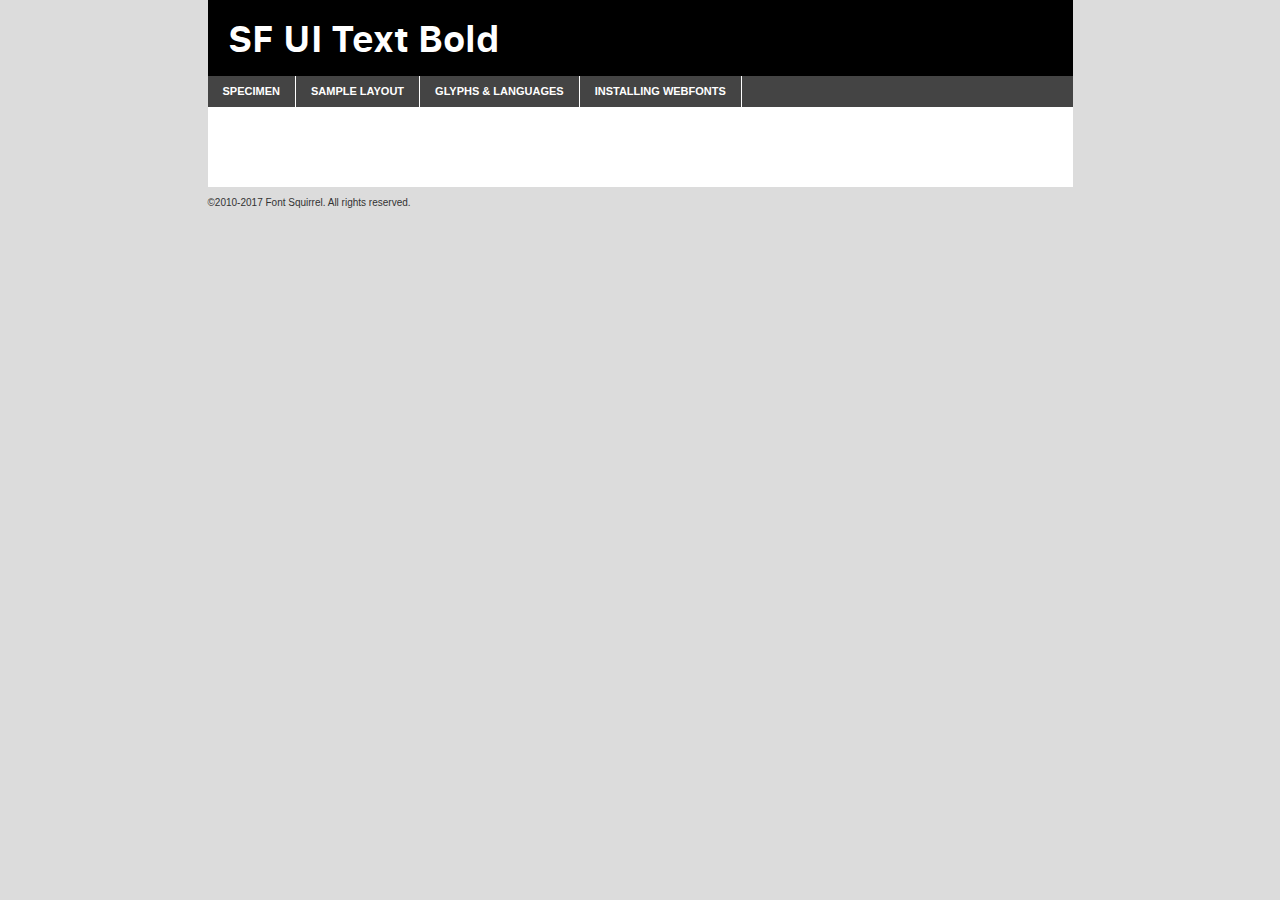
<file: fonts/sfuitext-bold-demo.html>
<!DOCTYPE html PUBLIC "-//W3C//DTD XHTML 1.0 Transitional//EN"
	"http://www.w3.org/TR/xhtml1/DTD/xhtml1-transitional.dtd">

<html xmlns="http://www.w3.org/1999/xhtml" xml:lang="en" lang="en">
<head>
	<meta http-equiv="Content-Type" content="text/html; charset=utf-8" />
	<script src="http://ajax.googleapis.com/ajax/libs/jquery/1.7.2/jquery.min.js" type="text/javascript" charset="utf-8"></script>
	<script type="text/javascript">
	(function($){$.fn.easyTabs=function(option){var param=jQuery.extend({fadeSpeed:"fast",defaultContent:1,activeClass:'active'},option);$(this).each(function(){var thisId="#"+this.id;if(param.defaultContent==''){param.defaultContent=1;}
	if(typeof param.defaultContent=="number")
	{var defaultTab=$(thisId+" .tabs li:eq("+(param.defaultContent-1)+") a").attr('href').substr(1);}else{var defaultTab=param.defaultContent;}
	$(thisId+" .tabs li a").each(function(){var tabToHide=$(this).attr('href').substr(1);$("#"+tabToHide).addClass('easytabs-tab-content');});hideAll();changeContent(defaultTab);function hideAll(){$(thisId+" .easytabs-tab-content").hide();}
	function changeContent(tabId){hideAll();$(thisId+" .tabs li").removeClass(param.activeClass);$(thisId+" .tabs li a[href=#"+tabId+"]").closest('li').addClass(param.activeClass);if(param.fadeSpeed!="none")
	{$(thisId+" #"+tabId).fadeIn(param.fadeSpeed);}else{$(thisId+" #"+tabId).show();}}
	$(thisId+" .tabs li").click(function(){var tabId=$(this).find('a').attr('href').substr(1);changeContent(tabId);return false;});});}})(jQuery);
	</script>
	<link rel="stylesheet" href="specimen_files/specimen_stylesheet.css" type="text/css" charset="utf-8" />
	<link rel="stylesheet" href="stylesheet.css" type="text/css" charset="utf-8" />

	<style type="text/css">
					body{
				font-family: 'sf_ui_textbold';
							}
		</style>

	<title>SF UI Text Bold Specimen</title>
	
	
	<script type="text/javascript" charset="utf-8">
		$(document).ready(function() {
			$('#container').easyTabs({defaultContent:1});
		});
	</script>
</head>

<body>
<div id="container">
	<div id="header">
		SF UI Text Bold	</div>
	<ul class="tabs">
		<li><a href="#specimen">Specimen</a></li>
		<li><a href="#layout">Sample Layout</a></li>
				<li><a href="#glyphs">Glyphs &amp; Languages</a></li>
		<li><a href="#installing">Installing Webfonts</a></li>
		
	</ul>
	
	<div id="main_content">

		
			<div id="specimen">
		
				<div class="section">
					<div class="grid12 firstcol">
						<div class="huge">AaBb</div>
					</div>
				</div>
		
				<div class="section">
					<div class="glyph_range">A&#x200B;B&#x200b;C&#x200b;D&#x200b;E&#x200b;F&#x200b;G&#x200b;H&#x200b;I&#x200b;J&#x200b;K&#x200b;L&#x200b;M&#x200b;N&#x200b;O&#x200b;P&#x200b;Q&#x200b;R&#x200b;S&#x200b;T&#x200b;U&#x200b;V&#x200b;W&#x200b;X&#x200b;Y&#x200b;Z&#x200b;a&#x200b;b&#x200b;c&#x200b;d&#x200b;e&#x200b;f&#x200b;g&#x200b;h&#x200b;i&#x200b;j&#x200b;k&#x200b;l&#x200b;m&#x200b;n&#x200b;o&#x200b;p&#x200b;q&#x200b;r&#x200b;s&#x200b;t&#x200b;u&#x200b;v&#x200b;w&#x200b;x&#x200b;y&#x200b;z&#x200b;1&#x200b;2&#x200b;3&#x200b;4&#x200b;5&#x200b;6&#x200b;7&#x200b;8&#x200b;9&#x200b;0&#x200b;&amp;&#x200b;.&#x200b;,&#x200b;?&#x200b;!&#x200b;&#64;&#x200b;(&#x200b;)&#x200b;#&#x200b;$&#x200b;%&#x200b;*&#x200b;+&#x200b;-&#x200b;=&#x200b;:&#x200b;;</div>
				</div>
				<div class="section">
					<div class="grid12 firstcol">
						<table class="sample_table">
							<tr><td>10</td><td class="size10">abcdefghijklmnopqrstuvwxyzABCDEFGHIJKLMNOPQRSTUVWXYZ0123456789abcdefghijklmnopqrstuvwxyzABCDEFGHIJKLMNOPQRSTUVWXYZ0123456789abcdefghijklmnopqrstuvwxyzABCDEFGHIJKLMNOPQRSTUVWXYZ</td></tr>
							<tr><td>11</td><td class="size11">abcdefghijklmnopqrstuvwxyzABCDEFGHIJKLMNOPQRSTUVWXYZ0123456789abcdefghijklmnopqrstuvwxyzABCDEFGHIJKLMNOPQRSTUVWXYZ0123456789abcdefghijklmnopqrstuvwxyzABCDEFGHIJKLMNOPQRSTUVWXYZ</td></tr>
							<tr><td>12</td><td class="size12">abcdefghijklmnopqrstuvwxyzABCDEFGHIJKLMNOPQRSTUVWXYZ0123456789abcdefghijklmnopqrstuvwxyzABCDEFGHIJKLMNOPQRSTUVWXYZ0123456789abcdefghijklmnopqrstuvwxyzABCDEFGHIJKLMNOPQRSTUVWXYZ</td></tr>
							<tr><td>13</td><td class="size13">abcdefghijklmnopqrstuvwxyzABCDEFGHIJKLMNOPQRSTUVWXYZ0123456789abcdefghijklmnopqrstuvwxyzABCDEFGHIJKLMNOPQRSTUVWXYZ0123456789abcdefghijklmnopqrstuvwxyzABCDEFGHIJKLMNOPQRSTUVWXYZ</td></tr>
							<tr><td>14</td><td class="size14">abcdefghijklmnopqrstuvwxyzABCDEFGHIJKLMNOPQRSTUVWXYZ0123456789abcdefghijklmnopqrstuvwxyzABCDEFGHIJKLMNOPQRSTUVWXYZ0123456789abcdefghijklmnopqrstuvwxyzABCDEFGHIJKLMNOPQRSTUVWXYZ</td></tr>
							<tr><td>16</td><td class="size16">abcdefghijklmnopqrstuvwxyzABCDEFGHIJKLMNOPQRSTUVWXYZ0123456789abcdefghijklmnopqrstuvwxyzABCDEFGHIJKLMNOPQRSTUVWXYZ</td></tr>
							<tr><td>18</td><td class="size18">abcdefghijklmnopqrstuvwxyzABCDEFGHIJKLMNOPQRSTUVWXYZ0123456789abcdefghijklmnopqrstuvwxyzABCDEFGHIJKLMNOPQRSTUVWXYZ</td></tr>
							<tr><td>20</td><td class="size20">abcdefghijklmnopqrstuvwxyzABCDEFGHIJKLMNOPQRSTUVWXYZ0123456789abcdefghijklmnopqrstuvwxyzABCDEFGHIJKLMNOPQRSTUVWXYZ</td></tr>
							<tr><td>24</td><td class="size24">abcdefghijklmnopqrstuvwxyzABCDEFGHIJKLMNOPQRSTUVWXYZ0123456789abcdefghijklmnopqrstuvwxyzABCDEFGHIJKLMNOPQRSTUVWXYZ</td></tr>
							<tr><td>30</td><td class="size30">abcdefghijklmnopqrstuvwxyzABCDEFGHIJKLMNOPQRSTUVWXYZ0123456789abcdefghijklmnopqrstuvwxyzABCDEFGHIJKLMNOPQRSTUVWXYZ</td></tr>
							<tr><td>36</td><td class="size36">abcdefghijklmnopqrstuvwxyzABCDEFGHIJKLMNOPQRSTUVWXYZ0123456789abcdefghijklmnopqrstuvwxyzABCDEFGHIJKLMNOPQRSTUVWXYZ</td></tr>
							<tr><td>48</td><td class="size48">abcdefghijklmnopqrstuvwxyzABCDEFGHIJKLMNOPQRSTUVWXYZ0123456789abcdefghijklmnopqrstuvwxyzABCDEFGHIJKLMNOPQRSTUVWXYZ</td></tr>
							<tr><td>60</td><td class="size60">abcdefghijklmnopqrstuvwxyzABCDEFGHIJKLMNOPQRSTUVWXYZ0123456789abcdefghijklmnopqrstuvwxyzABCDEFGHIJKLMNOPQRSTUVWXYZ</td></tr>
							<tr><td>72</td><td class="size72">abcdefghijklmnopqrstuvwxyzABCDEFGHIJKLMNOPQRSTUVWXYZ0123456789abcdefghijklmnopqrstuvwxyzABCDEFGHIJKLMNOPQRSTUVWXYZ</td></tr>
							<tr><td>90</td><td class="size90">abcdefghijklmnopqrstuvwxyzABCDEFGHIJKLMNOPQRSTUVWXYZ0123456789abcdefghijklmnopqrstuvwxyzABCDEFGHIJKLMNOPQRSTUVWXYZ</td></tr>
						</table>
				
					</div>
			
				</div>
		
		
		
								<div class="section" id="bodycomparison">


										<div id="xheight">
				<div class="fontbody">&#x25FC;&#x25FC;&#x25FC;&#x25FC;&#x25FC;&#x25FC;&#x25FC;&#x25FC;&#x25FC;&#x25FC;&#x25FC;&#x25FC;&#x25FC;&#x25FC;&#x25FC;&#x25FC;&#x25FC;&#x25FC;&#x25FC;&#x25FC;&#x25FC;&#x25FC;&#x25FC;&#x25FC;&#x25FC;&#x25FC;&#x25FC;&#x25FC;&#x25FC;&#x25FC;&#x25FC;&#x25FC;&#x25FC;&#x25FC;&#x25FC;&#x25FC;&#x25FC;&#x25FC;&#x25FC;&#x25FC;&#x25FC;&#x25FC;&#x25FC;&#x25FC;&#x25FC;&#x25FC;&#x25FC;&#x25FC;&#x25FC;&#x25FC;&#x25FC;&#x25FC;&#x25FC;&#x25FC;&#x25FC;&#x25FC;&#x25FC;&#x25FC;&#x25FC;&#x25FC;&#x25FC;&#x25FC;&#x25FC;&#x25FC;&#x25FC;&#x25FC;&#x25FC;&#x25FC;&#x25FC;&#x25FC;&#x25FC;&#x25FC;&#x25FC;&#x25FC;&#x25FC;&#x25FC;&#x25FC;&#x25FC;&#x25FC;&#x25FC;&#x25FC;&#x25FC;&#x25FC;&#x25FC;&#x25FC;&#x25FC;&#x25FC;&#x25FC;&#x25FC;&#x25FC;&#x25FC;&#x25FC;&#x25FC;&#x25FC;&#x25FC;&#x25FC;&#x25FC;&#x25FC;&#x25FC;body</div><div class="arialbody">body</div><div class="verdanabody">body</div><div class="georgiabody">body</div></div>
										<div class="fontbody" style="z-index:1">
											body<span>SF UI Text Bold</span>
										</div>
										<div class="arialbody" style="z-index:1">
											body<span>Arial</span>
										</div>
										<div class="verdanabody" style="z-index:1">
											body<span>Verdana</span>
										</div>
										<div class="georgiabody" style="z-index:1">
											body<span>Georgia</span>
										</div>



								</div>
		
		
				<div class="section psample psample_row1" id="">
					
					<div class="grid2 firstcol">
						<p class="size10"><span>10.</span>Aenean lacinia bibendum nulla sed consectetur. Fusce dapibus, tellus ac cursus commodo, tortor mauris condimentum nibh, ut fermentum massa justo sit amet risus. Nullam id dolor id nibh ultricies vehicula ut id elit. Cum sociis natoque penatibus et magnis dis parturient montes, nascetur ridiculus mus. Nulla vitae elit libero, a pharetra augue.</p>
			
					</div>
					<div class="grid3">
						<p class="size11"><span>11.</span>Aenean lacinia bibendum nulla sed consectetur. Fusce dapibus, tellus ac cursus commodo, tortor mauris condimentum nibh, ut fermentum massa justo sit amet risus. Nullam id dolor id nibh ultricies vehicula ut id elit. Cum sociis natoque penatibus et magnis dis parturient montes, nascetur ridiculus mus. Nulla vitae elit libero, a pharetra augue.</p>
			
					</div>
					<div class="grid3">
						<p class="size12"><span>12.</span>Aenean lacinia bibendum nulla sed consectetur. Fusce dapibus, tellus ac cursus commodo, tortor mauris condimentum nibh, ut fermentum massa justo sit amet risus. Nullam id dolor id nibh ultricies vehicula ut id elit. Cum sociis natoque penatibus et magnis dis parturient montes, nascetur ridiculus mus. Nulla vitae elit libero, a pharetra augue.</p>
			
					</div>
					<div class="grid4">
						<p class="size13"><span>13.</span>Aenean lacinia bibendum nulla sed consectetur. Fusce dapibus, tellus ac cursus commodo, tortor mauris condimentum nibh, ut fermentum massa justo sit amet risus. Nullam id dolor id nibh ultricies vehicula ut id elit. Cum sociis natoque penatibus et magnis dis parturient montes, nascetur ridiculus mus. Nulla vitae elit libero, a pharetra augue.</p>
			
					</div>
					<div class="white_blend"></div>
					
				</div>
				<div class="section psample psample_row2" id="">
					<div class="grid3 firstcol">
						<p class="size14"><span>14.</span>Aenean lacinia bibendum nulla sed consectetur. Fusce dapibus, tellus ac cursus commodo, tortor mauris condimentum nibh, ut fermentum massa justo sit amet risus. Nullam id dolor id nibh ultricies vehicula ut id elit. Cum sociis natoque penatibus et magnis dis parturient montes, nascetur ridiculus mus. Nulla vitae elit libero, a pharetra augue.</p>
			
					</div>
					<div class="grid4">
						<p class="size16"><span>16.</span>Aenean lacinia bibendum nulla sed consectetur. Fusce dapibus, tellus ac cursus commodo, tortor mauris condimentum nibh, ut fermentum massa justo sit amet risus. Nullam id dolor id nibh ultricies vehicula ut id elit. Cum sociis natoque penatibus et magnis dis parturient montes, nascetur ridiculus mus. Nulla vitae elit libero, a pharetra augue.</p>
			
					</div>
					<div class="grid5">
						<p class="size18"><span>18.</span>Aenean lacinia bibendum nulla sed consectetur. Fusce dapibus, tellus ac cursus commodo, tortor mauris condimentum nibh, ut fermentum massa justo sit amet risus. Nullam id dolor id nibh ultricies vehicula ut id elit. Cum sociis natoque penatibus et magnis dis parturient montes, nascetur ridiculus mus. Nulla vitae elit libero, a pharetra augue.</p>
			
					</div>

					<div class="white_blend"></div>

				</div>
				
				<div class="section psample psample_row3" id="">
					<div class="grid5 firstcol">
						<p class="size20"><span>20.</span>Aenean lacinia bibendum nulla sed consectetur. Fusce dapibus, tellus ac cursus commodo, tortor mauris condimentum nibh, ut fermentum massa justo sit amet risus. Nullam id dolor id nibh ultricies vehicula ut id elit. Cum sociis natoque penatibus et magnis dis parturient montes, nascetur ridiculus mus. Nulla vitae elit libero, a pharetra augue.</p>
					</div>
					<div class="grid7">
						<p class="size24"><span>24.</span>Aenean lacinia bibendum nulla sed consectetur. Fusce dapibus, tellus ac cursus commodo, tortor mauris condimentum nibh, ut fermentum massa justo sit amet risus. Nullam id dolor id nibh ultricies vehicula ut id elit. Cum sociis natoque penatibus et magnis dis parturient montes, nascetur ridiculus mus. Nulla vitae elit libero, a pharetra augue.</p>
					</div>
					
					<div class="white_blend"></div>
					
				</div>
				
				<div class="section psample psample_row4" id="">
					<div class="grid12 firstcol">
						<p class="size30"><span>30.</span>Aenean lacinia bibendum nulla sed consectetur. Fusce dapibus, tellus ac cursus commodo, tortor mauris condimentum nibh, ut fermentum massa justo sit amet risus. Nullam id dolor id nibh ultricies vehicula ut id elit. Cum sociis natoque penatibus et magnis dis parturient montes, nascetur ridiculus mus. Nulla vitae elit libero, a pharetra augue.</p>
					</div>
					<div class="white_blend"></div>
					
				</div>
				
				
				
				<div class="section psample psample_row1 fullreverse">
					<div class="grid2 firstcol">
						<p class="size10"><span>10.</span>Aenean lacinia bibendum nulla sed consectetur. Fusce dapibus, tellus ac cursus commodo, tortor mauris condimentum nibh, ut fermentum massa justo sit amet risus. Nullam id dolor id nibh ultricies vehicula ut id elit. Cum sociis natoque penatibus et magnis dis parturient montes, nascetur ridiculus mus. Nulla vitae elit libero, a pharetra augue.</p>
			
					</div>
					<div class="grid3">
						<p class="size11"><span>11.</span>Aenean lacinia bibendum nulla sed consectetur. Fusce dapibus, tellus ac cursus commodo, tortor mauris condimentum nibh, ut fermentum massa justo sit amet risus. Nullam id dolor id nibh ultricies vehicula ut id elit. Cum sociis natoque penatibus et magnis dis parturient montes, nascetur ridiculus mus. Nulla vitae elit libero, a pharetra augue.</p>
			
					</div>
					<div class="grid3">
						<p class="size12"><span>12.</span>Aenean lacinia bibendum nulla sed consectetur. Fusce dapibus, tellus ac cursus commodo, tortor mauris condimentum nibh, ut fermentum massa justo sit amet risus. Nullam id dolor id nibh ultricies vehicula ut id elit. Cum sociis natoque penatibus et magnis dis parturient montes, nascetur ridiculus mus. Nulla vitae elit libero, a pharetra augue.</p>
			
					</div>
					<div class="grid4">
						<p class="size13"><span>13.</span>Aenean lacinia bibendum nulla sed consectetur. Fusce dapibus, tellus ac cursus commodo, tortor mauris condimentum nibh, ut fermentum massa justo sit amet risus. Nullam id dolor id nibh ultricies vehicula ut id elit. Cum sociis natoque penatibus et magnis dis parturient montes, nascetur ridiculus mus. Nulla vitae elit libero, a pharetra augue.</p>
			
					</div>
					<div class="black_blend"></div>
					
				</div>
				
				<div class="section psample psample_row2 fullreverse">
					<div class="grid3 firstcol">
						<p class="size14"><span>14.</span>Aenean lacinia bibendum nulla sed consectetur. Fusce dapibus, tellus ac cursus commodo, tortor mauris condimentum nibh, ut fermentum massa justo sit amet risus. Nullam id dolor id nibh ultricies vehicula ut id elit. Cum sociis natoque penatibus et magnis dis parturient montes, nascetur ridiculus mus. Nulla vitae elit libero, a pharetra augue.</p>
			
					</div>
					<div class="grid4">
						<p class="size16"><span>16.</span>Aenean lacinia bibendum nulla sed consectetur. Fusce dapibus, tellus ac cursus commodo, tortor mauris condimentum nibh, ut fermentum massa justo sit amet risus. Nullam id dolor id nibh ultricies vehicula ut id elit. Cum sociis natoque penatibus et magnis dis parturient montes, nascetur ridiculus mus. Nulla vitae elit libero, a pharetra augue.</p>
			
					</div>
					<div class="grid5">
						<p class="size18"><span>18.</span>Aenean lacinia bibendum nulla sed consectetur. Fusce dapibus, tellus ac cursus commodo, tortor mauris condimentum nibh, ut fermentum massa justo sit amet risus. Nullam id dolor id nibh ultricies vehicula ut id elit. Cum sociis natoque penatibus et magnis dis parturient montes, nascetur ridiculus mus. Nulla vitae elit libero, a pharetra augue.</p>
			
					</div>
					<div class="black_blend"></div>

				</div>
				
				<div class="section psample fullreverse psample_row3" id="">
					<div class="grid5 firstcol">
						<p class="size20"><span>20.</span>Aenean lacinia bibendum nulla sed consectetur. Fusce dapibus, tellus ac cursus commodo, tortor mauris condimentum nibh, ut fermentum massa justo sit amet risus. Nullam id dolor id nibh ultricies vehicula ut id elit. Cum sociis natoque penatibus et magnis dis parturient montes, nascetur ridiculus mus. Nulla vitae elit libero, a pharetra augue.</p>
					</div>
					<div class="grid7">
						<p class="size24"><span>24.</span>Aenean lacinia bibendum nulla sed consectetur. Fusce dapibus, tellus ac cursus commodo, tortor mauris condimentum nibh, ut fermentum massa justo sit amet risus. Nullam id dolor id nibh ultricies vehicula ut id elit. Cum sociis natoque penatibus et magnis dis parturient montes, nascetur ridiculus mus. Nulla vitae elit libero, a pharetra augue.</p>
					</div>
					
					<div class="black_blend"></div>
					
				</div>
				
				<div class="section psample fullreverse psample_row4" id="" style="border-bottom: 20px #000 solid;">
					<div class="grid12 firstcol">
						<p class="size30"><span>30.</span>Aenean lacinia bibendum nulla sed consectetur. Fusce dapibus, tellus ac cursus commodo, tortor mauris condimentum nibh, ut fermentum massa justo sit amet risus. Nullam id dolor id nibh ultricies vehicula ut id elit. Cum sociis natoque penatibus et magnis dis parturient montes, nascetur ridiculus mus. Nulla vitae elit libero, a pharetra augue.</p>
					</div>
					<div class="black_blend"></div>
					
				</div>
				
				
				
				
			</div>
			
			<div id="layout">
				
				<div class="section">
					
					<div class="grid12 firstcol">
						<h1>Lorem Ipsum Dolor</h1>
						<h2>Etiam porta sem malesuada magna mollis euismod</h2>
						
						<p class="byline">By <a href="#link">Aenean Lacinia</a></p>
					</div>
				</div>
				<div class="section">
					<div class="grid8 firstcol">
						<p class="large">Donec sed odio dui. Morbi leo risus, porta ac consectetur ac, vestibulum at eros. Fusce dapibus, tellus ac cursus commodo, tortor mauris condimentum nibh, ut fermentum massa justo sit amet risus. </p>

						
						<h3>Pellentesque ornare sem</h3>

						<p>Maecenas sed diam eget risus varius blandit sit amet non magna. Maecenas faucibus mollis interdum. Donec ullamcorper nulla non metus auctor fringilla. Nullam id dolor id nibh ultricies vehicula ut id elit. Nullam id dolor id nibh ultricies vehicula ut id elit. </p>

						<p>Aenean eu leo quam. Pellentesque ornare sem lacinia quam venenatis vestibulum. Lorem ipsum dolor sit amet, consectetur adipiscing elit. Cum sociis natoque penatibus et magnis dis parturient montes, nascetur ridiculus mus. </p>

						<p>Nulla vitae elit libero, a pharetra augue. Praesent commodo cursus magna, vel scelerisque nisl consectetur et. Aenean lacinia bibendum nulla sed consectetur. </p>

						<p>Nullam quis risus eget urna mollis ornare vel eu leo. Nullam quis risus eget urna mollis ornare vel eu leo. Maecenas sed diam eget risus varius blandit sit amet non magna. Donec ullamcorper nulla non metus auctor fringilla. </p>

						<h3>Cras mattis consectetur</h3>

						<p>Aenean eu leo quam. Pellentesque ornare sem lacinia quam venenatis vestibulum. Aenean lacinia bibendum nulla sed consectetur. Integer posuere erat a ante venenatis dapibus posuere velit aliquet. Cras mattis consectetur purus sit amet fermentum. </p>

						<p>Nullam id dolor id nibh ultricies vehicula ut id elit. Nullam quis risus eget urna mollis ornare vel eu leo. Cras mattis consectetur purus sit amet fermentum.</p>
					</div>
					
					<div class="grid4 sidebar">
						
						<div class="box reverse">
							<p class="last">Nullam quis risus eget urna mollis ornare vel eu leo. Donec ullamcorper nulla non metus auctor fringilla. Cras mattis consectetur purus sit amet fermentum. Sed posuere consectetur est at lobortis. Lorem ipsum dolor sit amet, consectetur adipiscing elit. </p>
						</div>
						
						<p class="caption">Maecenas sed diam eget risus varius.</p>

						<p>Vestibulum id ligula porta felis euismod semper. Integer posuere erat a ante venenatis dapibus posuere velit aliquet. Vestibulum id ligula porta felis euismod semper. Sed posuere consectetur est at lobortis. Maecenas sed diam eget risus varius blandit sit amet non magna. Fusce dapibus, tellus ac cursus commodo, tortor mauris condimentum nibh, ut fermentum massa justo sit amet risus. </p>

					

						<p>Duis mollis, est non commodo luctus, nisi erat porttitor ligula, eget lacinia odio sem nec elit. Aenean lacinia bibendum nulla sed consectetur. Vivamus sagittis lacus vel augue laoreet rutrum faucibus dolor auctor. Aenean lacinia bibendum nulla sed consectetur. Nullam quis risus eget urna mollis ornare vel eu leo. </p>

						<p>Praesent commodo cursus magna, vel scelerisque nisl consectetur et. Donec ullamcorper nulla non metus auctor fringilla. Maecenas faucibus mollis interdum. Fusce dapibus, tellus ac cursus commodo, tortor mauris condimentum nibh, ut fermentum massa justo sit amet risus. </p>

					</div>
				</div>
				
			</div>


			



		<div id="glyphs">
			<div class="section">
				<div class="grid12 firstcol">
			
				<h1>Language Support</h1>
				<p>The subset of SF UI Text Bold in this kit supports the following languages:<br />
			
					Albanian, Basque, Breton, Chamorro, Danish, Dutch, English, Faroese, Finnish, French, Frisian, Galician, German, Icelandic, Italian, Malagasy, Norwegian, Portuguese, Spanish, Alsatian, Aragonese, Arapaho, Arrernte, Asturian, Aymara, Bislama, Cebuano, Corsican, Fijian, French_creole, Genoese, Gilbertese, Greenlandic, Haitian_creole, Hiligaynon, Hmong, Hopi, Ibanag, Iloko_ilokano, Indonesian, Interglossa_glosa, Interlingua, Irish_gaelic, Jerriais, Lojban, Lombard, Luxembourgeois, Manx, Mohawk, Norfolk_pitcairnese, Occitan, Oromo, Pangasinan, Papiamento, Piedmontese, Potawatomi, Rhaeto-romance, Romansh, Rotokas, Sami_lule, Samoan, Sardinian, Scots_gaelic, Seychelles_creole, Shona, Sicilian, Somali, Southern_ndebele, Swahili, Swati_swazi, Tagalog_filipino_pilipino, Tetum, Tok_pisin, Uyghur_latinized, Volapuk, Walloon, Warlpiri, Xhosa, Yapese, Zulu, Latinbasic, Ubasic, Demo				</p>
				<h1>Glyph Chart</h1>
				<p>The subset of SF UI Text Bold in this kit includes all the glyphs listed below. Unicode entities are included above each glyph to help you insert individual characters into your layout.</p>
				<div id="glyph_chart">
			
																				 <div><p>&amp;#13;</p>&#13;</div>
																				 <div><p>&amp;#32;</p>&#32;</div>
																				 <div><p>&amp;#33;</p>&#33;</div>
																				 <div><p>&amp;#34;</p>&#34;</div>
																				 <div><p>&amp;#35;</p>&#35;</div>
																				 <div><p>&amp;#36;</p>&#36;</div>
																				 <div><p>&amp;#37;</p>&#37;</div>
																				 <div><p>&amp;#38;</p>&#38;</div>
																				 <div><p>&amp;#39;</p>&#39;</div>
																				 <div><p>&amp;#40;</p>&#40;</div>
																				 <div><p>&amp;#41;</p>&#41;</div>
																				 <div><p>&amp;#42;</p>&#42;</div>
																				 <div><p>&amp;#43;</p>&#43;</div>
																				 <div><p>&amp;#44;</p>&#44;</div>
																				 <div><p>&amp;#45;</p>&#45;</div>
																				 <div><p>&amp;#46;</p>&#46;</div>
																				 <div><p>&amp;#47;</p>&#47;</div>
																				 <div><p>&amp;#48;</p>&#48;</div>
																				 <div><p>&amp;#49;</p>&#49;</div>
																				 <div><p>&amp;#50;</p>&#50;</div>
																				 <div><p>&amp;#51;</p>&#51;</div>
																				 <div><p>&amp;#52;</p>&#52;</div>
																				 <div><p>&amp;#53;</p>&#53;</div>
																				 <div><p>&amp;#54;</p>&#54;</div>
																				 <div><p>&amp;#55;</p>&#55;</div>
																				 <div><p>&amp;#56;</p>&#56;</div>
																				 <div><p>&amp;#57;</p>&#57;</div>
																				 <div><p>&amp;#58;</p>&#58;</div>
																				 <div><p>&amp;#59;</p>&#59;</div>
																				 <div><p>&amp;#60;</p>&#60;</div>
																				 <div><p>&amp;#61;</p>&#61;</div>
																				 <div><p>&amp;#62;</p>&#62;</div>
																				 <div><p>&amp;#63;</p>&#63;</div>
																				 <div><p>&amp;#64;</p>&#64;</div>
																				 <div><p>&amp;#65;</p>&#65;</div>
																				 <div><p>&amp;#66;</p>&#66;</div>
																				 <div><p>&amp;#67;</p>&#67;</div>
																				 <div><p>&amp;#68;</p>&#68;</div>
																				 <div><p>&amp;#69;</p>&#69;</div>
																				 <div><p>&amp;#70;</p>&#70;</div>
																				 <div><p>&amp;#71;</p>&#71;</div>
																				 <div><p>&amp;#72;</p>&#72;</div>
																				 <div><p>&amp;#73;</p>&#73;</div>
																				 <div><p>&amp;#74;</p>&#74;</div>
																				 <div><p>&amp;#75;</p>&#75;</div>
																				 <div><p>&amp;#76;</p>&#76;</div>
																				 <div><p>&amp;#77;</p>&#77;</div>
																				 <div><p>&amp;#78;</p>&#78;</div>
																				 <div><p>&amp;#79;</p>&#79;</div>
																				 <div><p>&amp;#80;</p>&#80;</div>
																				 <div><p>&amp;#81;</p>&#81;</div>
																				 <div><p>&amp;#82;</p>&#82;</div>
																				 <div><p>&amp;#83;</p>&#83;</div>
																				 <div><p>&amp;#84;</p>&#84;</div>
																				 <div><p>&amp;#85;</p>&#85;</div>
																				 <div><p>&amp;#86;</p>&#86;</div>
																				 <div><p>&amp;#87;</p>&#87;</div>
																				 <div><p>&amp;#88;</p>&#88;</div>
																				 <div><p>&amp;#89;</p>&#89;</div>
																				 <div><p>&amp;#90;</p>&#90;</div>
																				 <div><p>&amp;#91;</p>&#91;</div>
																				 <div><p>&amp;#92;</p>&#92;</div>
																				 <div><p>&amp;#93;</p>&#93;</div>
																				 <div><p>&amp;#94;</p>&#94;</div>
																				 <div><p>&amp;#95;</p>&#95;</div>
																				 <div><p>&amp;#96;</p>&#96;</div>
																				 <div><p>&amp;#97;</p>&#97;</div>
																				 <div><p>&amp;#98;</p>&#98;</div>
																				 <div><p>&amp;#99;</p>&#99;</div>
																				 <div><p>&amp;#100;</p>&#100;</div>
																				 <div><p>&amp;#101;</p>&#101;</div>
																				 <div><p>&amp;#102;</p>&#102;</div>
																				 <div><p>&amp;#103;</p>&#103;</div>
																				 <div><p>&amp;#104;</p>&#104;</div>
																				 <div><p>&amp;#105;</p>&#105;</div>
																				 <div><p>&amp;#106;</p>&#106;</div>
																				 <div><p>&amp;#107;</p>&#107;</div>
																				 <div><p>&amp;#108;</p>&#108;</div>
																				 <div><p>&amp;#109;</p>&#109;</div>
																				 <div><p>&amp;#110;</p>&#110;</div>
																				 <div><p>&amp;#111;</p>&#111;</div>
																				 <div><p>&amp;#112;</p>&#112;</div>
																				 <div><p>&amp;#113;</p>&#113;</div>
																				 <div><p>&amp;#114;</p>&#114;</div>
																				 <div><p>&amp;#115;</p>&#115;</div>
																				 <div><p>&amp;#116;</p>&#116;</div>
																				 <div><p>&amp;#117;</p>&#117;</div>
																				 <div><p>&amp;#118;</p>&#118;</div>
																				 <div><p>&amp;#119;</p>&#119;</div>
																				 <div><p>&amp;#120;</p>&#120;</div>
																				 <div><p>&amp;#121;</p>&#121;</div>
																				 <div><p>&amp;#122;</p>&#122;</div>
																				 <div><p>&amp;#123;</p>&#123;</div>
																				 <div><p>&amp;#124;</p>&#124;</div>
																				 <div><p>&amp;#125;</p>&#125;</div>
																				 <div><p>&amp;#126;</p>&#126;</div>
																				 <div><p>&amp;#160;</p>&#160;</div>
																				 <div><p>&amp;#161;</p>&#161;</div>
																				 <div><p>&amp;#162;</p>&#162;</div>
																				 <div><p>&amp;#163;</p>&#163;</div>
																				 <div><p>&amp;#164;</p>&#164;</div>
																				 <div><p>&amp;#165;</p>&#165;</div>
																				 <div><p>&amp;#166;</p>&#166;</div>
																				 <div><p>&amp;#167;</p>&#167;</div>
																				 <div><p>&amp;#168;</p>&#168;</div>
																				 <div><p>&amp;#169;</p>&#169;</div>
																				 <div><p>&amp;#170;</p>&#170;</div>
																				 <div><p>&amp;#171;</p>&#171;</div>
																				 <div><p>&amp;#172;</p>&#172;</div>
																				 <div><p>&amp;#173;</p>&#173;</div>
																				 <div><p>&amp;#174;</p>&#174;</div>
																				 <div><p>&amp;#175;</p>&#175;</div>
																				 <div><p>&amp;#176;</p>&#176;</div>
																				 <div><p>&amp;#177;</p>&#177;</div>
																				 <div><p>&amp;#178;</p>&#178;</div>
																				 <div><p>&amp;#179;</p>&#179;</div>
																				 <div><p>&amp;#180;</p>&#180;</div>
																				 <div><p>&amp;#182;</p>&#182;</div>
																				 <div><p>&amp;#183;</p>&#183;</div>
																				 <div><p>&amp;#184;</p>&#184;</div>
																				 <div><p>&amp;#185;</p>&#185;</div>
																				 <div><p>&amp;#186;</p>&#186;</div>
																				 <div><p>&amp;#187;</p>&#187;</div>
																				 <div><p>&amp;#188;</p>&#188;</div>
																				 <div><p>&amp;#189;</p>&#189;</div>
																				 <div><p>&amp;#190;</p>&#190;</div>
																				 <div><p>&amp;#191;</p>&#191;</div>
																				 <div><p>&amp;#192;</p>&#192;</div>
																				 <div><p>&amp;#193;</p>&#193;</div>
																				 <div><p>&amp;#194;</p>&#194;</div>
																				 <div><p>&amp;#195;</p>&#195;</div>
																				 <div><p>&amp;#196;</p>&#196;</div>
																				 <div><p>&amp;#197;</p>&#197;</div>
																				 <div><p>&amp;#198;</p>&#198;</div>
																				 <div><p>&amp;#199;</p>&#199;</div>
																				 <div><p>&amp;#200;</p>&#200;</div>
																				 <div><p>&amp;#201;</p>&#201;</div>
																				 <div><p>&amp;#202;</p>&#202;</div>
																				 <div><p>&amp;#203;</p>&#203;</div>
																				 <div><p>&amp;#204;</p>&#204;</div>
																				 <div><p>&amp;#205;</p>&#205;</div>
																				 <div><p>&amp;#206;</p>&#206;</div>
																				 <div><p>&amp;#207;</p>&#207;</div>
																				 <div><p>&amp;#208;</p>&#208;</div>
																				 <div><p>&amp;#209;</p>&#209;</div>
																				 <div><p>&amp;#210;</p>&#210;</div>
																				 <div><p>&amp;#211;</p>&#211;</div>
																				 <div><p>&amp;#212;</p>&#212;</div>
																				 <div><p>&amp;#213;</p>&#213;</div>
																				 <div><p>&amp;#214;</p>&#214;</div>
																				 <div><p>&amp;#215;</p>&#215;</div>
																				 <div><p>&amp;#216;</p>&#216;</div>
																				 <div><p>&amp;#217;</p>&#217;</div>
																				 <div><p>&amp;#218;</p>&#218;</div>
																				 <div><p>&amp;#219;</p>&#219;</div>
																				 <div><p>&amp;#220;</p>&#220;</div>
																				 <div><p>&amp;#221;</p>&#221;</div>
																				 <div><p>&amp;#222;</p>&#222;</div>
																				 <div><p>&amp;#223;</p>&#223;</div>
																				 <div><p>&amp;#224;</p>&#224;</div>
																				 <div><p>&amp;#225;</p>&#225;</div>
																				 <div><p>&amp;#226;</p>&#226;</div>
																				 <div><p>&amp;#227;</p>&#227;</div>
																				 <div><p>&amp;#228;</p>&#228;</div>
																				 <div><p>&amp;#229;</p>&#229;</div>
																				 <div><p>&amp;#230;</p>&#230;</div>
																				 <div><p>&amp;#231;</p>&#231;</div>
																				 <div><p>&amp;#232;</p>&#232;</div>
																				 <div><p>&amp;#233;</p>&#233;</div>
																				 <div><p>&amp;#234;</p>&#234;</div>
																				 <div><p>&amp;#235;</p>&#235;</div>
																				 <div><p>&amp;#236;</p>&#236;</div>
																				 <div><p>&amp;#237;</p>&#237;</div>
																				 <div><p>&amp;#238;</p>&#238;</div>
																				 <div><p>&amp;#239;</p>&#239;</div>
																				 <div><p>&amp;#240;</p>&#240;</div>
																				 <div><p>&amp;#241;</p>&#241;</div>
																				 <div><p>&amp;#242;</p>&#242;</div>
																				 <div><p>&amp;#243;</p>&#243;</div>
																				 <div><p>&amp;#244;</p>&#244;</div>
																				 <div><p>&amp;#245;</p>&#245;</div>
																				 <div><p>&amp;#246;</p>&#246;</div>
																				 <div><p>&amp;#247;</p>&#247;</div>
																				 <div><p>&amp;#248;</p>&#248;</div>
																				 <div><p>&amp;#249;</p>&#249;</div>
																				 <div><p>&amp;#250;</p>&#250;</div>
																				 <div><p>&amp;#251;</p>&#251;</div>
																				 <div><p>&amp;#252;</p>&#252;</div>
																				 <div><p>&amp;#253;</p>&#253;</div>
																				 <div><p>&amp;#254;</p>&#254;</div>
																				 <div><p>&amp;#255;</p>&#255;</div>
																				 <div><p>&amp;#338;</p>&#338;</div>
																				 <div><p>&amp;#339;</p>&#339;</div>
																				 <div><p>&amp;#376;</p>&#376;</div>
																				 <div><p>&amp;#710;</p>&#710;</div>
																				 <div><p>&amp;#732;</p>&#732;</div>
																				 <div><p>&amp;#8192;</p>&#8192;</div>
																				 <div><p>&amp;#8193;</p>&#8193;</div>
																				 <div><p>&amp;#8194;</p>&#8194;</div>
																				 <div><p>&amp;#8195;</p>&#8195;</div>
																				 <div><p>&amp;#8196;</p>&#8196;</div>
																				 <div><p>&amp;#8197;</p>&#8197;</div>
																				 <div><p>&amp;#8198;</p>&#8198;</div>
																				 <div><p>&amp;#8199;</p>&#8199;</div>
																				 <div><p>&amp;#8200;</p>&#8200;</div>
																				 <div><p>&amp;#8201;</p>&#8201;</div>
																				 <div><p>&amp;#8202;</p>&#8202;</div>
																				 <div><p>&amp;#8208;</p>&#8208;</div>
																				 <div><p>&amp;#8209;</p>&#8209;</div>
																				 <div><p>&amp;#8210;</p>&#8210;</div>
																				 <div><p>&amp;#8211;</p>&#8211;</div>
																				 <div><p>&amp;#8212;</p>&#8212;</div>
																				 <div><p>&amp;#8216;</p>&#8216;</div>
																				 <div><p>&amp;#8217;</p>&#8217;</div>
																				 <div><p>&amp;#8218;</p>&#8218;</div>
																				 <div><p>&amp;#8220;</p>&#8220;</div>
																				 <div><p>&amp;#8221;</p>&#8221;</div>
																				 <div><p>&amp;#8222;</p>&#8222;</div>
																				 <div><p>&amp;#8226;</p>&#8226;</div>
																				 <div><p>&amp;#8230;</p>&#8230;</div>
																				 <div><p>&amp;#8239;</p>&#8239;</div>
																				 <div><p>&amp;#8249;</p>&#8249;</div>
																				 <div><p>&amp;#8250;</p>&#8250;</div>
																				 <div><p>&amp;#8287;</p>&#8287;</div>
																				 <div><p>&amp;#8364;</p>&#8364;</div>
																				 <div><p>&amp;#8482;</p>&#8482;</div>
																				 <div><p>&amp;#9724;</p>&#9724;</div>
																				 <div><p>&amp;#64257;</p>&#64257;</div>
																				 <div><p>&amp;#64258;</p>&#64258;</div>
																																						</div>	
				</div>
		
		
			</div>
		</div>
		
		
		<div id="specs">
			
		</div>
	
		<div id="installing">
			<div class="section">
				<div class="grid7 firstcol">
					<h1>Installing Webfonts</h1>
					
					<p>Webfonts are supported by all major browser platforms but not all in the same way. There are currently four different font formats that must be included in order to target all browsers. This includes TTF, WOFF, EOT and SVG.</p>
					
					<h2>1. Upload your webfonts</h2>
					<p>You must upload your webfont kit to your website. They should be in or near the same directory as your CSS files.</p>
					
					<h2>2. Include the webfont stylesheet</h2>
					<p>A special CSS @font-face declaration helps the various browsers select the appropriate font it needs without causing you a bunch of headaches. Learn more about this syntax by reading the <a href="https://www.fontspring.com/blog/further-hardening-of-the-bulletproof-syntax">Fontspring blog post</a> about it. The code for it is as follows:</p>


<code>
@font-face{ 
	font-family: 'MyWebFont';
	src: url('WebFont.eot');
	src: url('WebFont.eot?#iefix') format('embedded-opentype'),
	     url('WebFont.woff') format('woff'),
	     url('WebFont.ttf') format('truetype'),
	     url('WebFont.svg#webfont') format('svg');
}
</code>

	<p>We've already gone ahead and generated the code for you. All you have to do is link to the stylesheet in your HTML, like this:</p>
	<code>&lt;link rel=&quot;stylesheet&quot; href=&quot;stylesheet.css&quot; type=&quot;text/css&quot; charset=&quot;utf-8&quot; /&gt;</code>

					<h2>3. Modify your own stylesheet</h2>
					<p>To take advantage of your new fonts, you must tell your stylesheet to use them. Look at the original @font-face declaration above and find the property called "font-family." The name linked there will be what you use to reference the font. Prepend that webfont name to the font stack in the "font-family" property, inside the selector you want to change. For example:</p>
<code>p { font-family: 'WebFont', Arial, sans-serif; }</code>

<h2>4. Test</h2>
<p>Getting webfonts to work cross-browser <em>can</em> be tricky. Use the information in the sidebar to help you if you find that fonts aren't loading in a particular browser.</p>
				</div>
				
				<div class="grid5 sidebar">
					<div class="box">
						<h2>Troubleshooting<br />Font-Face Problems</h2>
						<p>Having trouble getting your webfonts to load in your new website? Here are some tips to sort out what might be the problem.</p>

						<h3>Fonts not showing in any browser</h3>

						<p>This sounds like you need to work on the plumbing. You either did not upload the fonts to the correct directory, or you did not link the fonts properly in the CSS. If you've confirmed that all this is correct and you still have a problem, take a look at your .htaccess file and see if requests are getting intercepted.</p>

						<h3>Fonts not loading in iPhone or iPad</h3>

						<p>The most common problem here is that you are serving the fonts from an IIS server. IIS refuses to serve files that have unknown MIME types. If that is the case, you must set the MIME type for SVG to "image/svg+xml" in the server settings. Follow these instructions from Microsoft if you need help.</p>

						<h3>Fonts not loading in Firefox</h3>

						<p>The primary reason for this failure? You are still using a version Firefox older than 3.5. So upgrade already! If that isn't it, then you are very likely serving fonts from a different domain. Firefox requires that all font assets be served from the same domain. Lastly it is possible that you need to add WOFF to your list of MIME types (if you are serving via IIS.)</p>

						<h3>Fonts not loading in IE</h3>

						<p>Are you looking at Internet Explorer on an actual Windows machine or are you cheating by using a service like Adobe BrowserLab? Many of these screenshot services do not render @font-face for IE. Best to test it on a real machine.</p>

						<h3>Fonts not loading in IE9</h3>

						<p>IE9, like Firefox, requires that fonts be served from the same domain as the website. Make sure that is the case.</p>
					</div>
				</div>
			</div>
			
		</div>
	
	</div>
	<div id="footer">
		<p>&copy;2010-2017 Font Squirrel. All rights reserved.</p>
	</div>
</div>
</body>
</html>
</file>
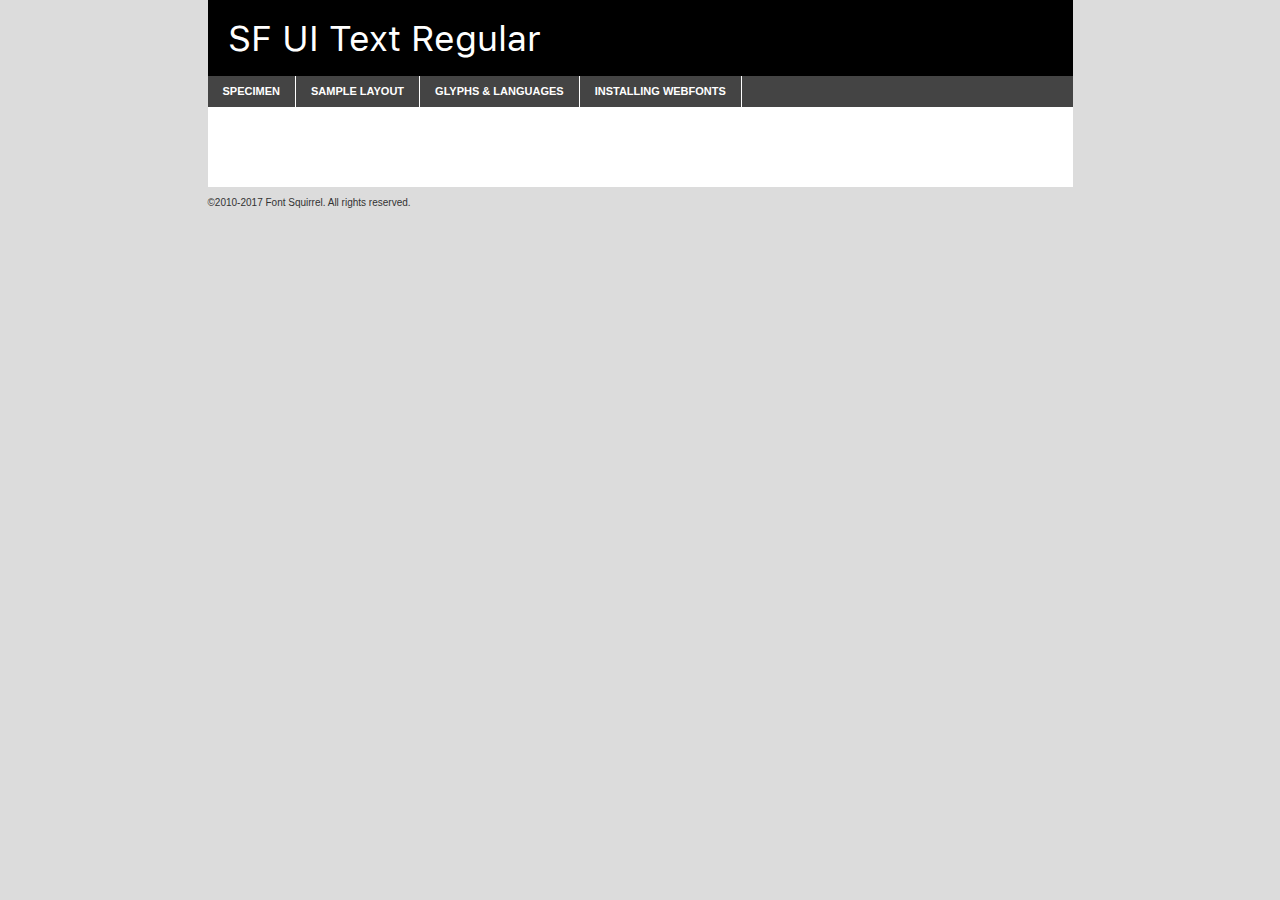
<file: fonts/sfuitext-regular-demo.html>
<!DOCTYPE html PUBLIC "-//W3C//DTD XHTML 1.0 Transitional//EN"
	"http://www.w3.org/TR/xhtml1/DTD/xhtml1-transitional.dtd">

<html xmlns="http://www.w3.org/1999/xhtml" xml:lang="en" lang="en">
<head>
	<meta http-equiv="Content-Type" content="text/html; charset=utf-8" />
	<script src="http://ajax.googleapis.com/ajax/libs/jquery/1.7.2/jquery.min.js" type="text/javascript" charset="utf-8"></script>
	<script type="text/javascript">
	(function($){$.fn.easyTabs=function(option){var param=jQuery.extend({fadeSpeed:"fast",defaultContent:1,activeClass:'active'},option);$(this).each(function(){var thisId="#"+this.id;if(param.defaultContent==''){param.defaultContent=1;}
	if(typeof param.defaultContent=="number")
	{var defaultTab=$(thisId+" .tabs li:eq("+(param.defaultContent-1)+") a").attr('href').substr(1);}else{var defaultTab=param.defaultContent;}
	$(thisId+" .tabs li a").each(function(){var tabToHide=$(this).attr('href').substr(1);$("#"+tabToHide).addClass('easytabs-tab-content');});hideAll();changeContent(defaultTab);function hideAll(){$(thisId+" .easytabs-tab-content").hide();}
	function changeContent(tabId){hideAll();$(thisId+" .tabs li").removeClass(param.activeClass);$(thisId+" .tabs li a[href=#"+tabId+"]").closest('li').addClass(param.activeClass);if(param.fadeSpeed!="none")
	{$(thisId+" #"+tabId).fadeIn(param.fadeSpeed);}else{$(thisId+" #"+tabId).show();}}
	$(thisId+" .tabs li").click(function(){var tabId=$(this).find('a').attr('href').substr(1);changeContent(tabId);return false;});});}})(jQuery);
	</script>
	<link rel="stylesheet" href="specimen_files/specimen_stylesheet.css" type="text/css" charset="utf-8" />
	<link rel="stylesheet" href="stylesheet.css" type="text/css" charset="utf-8" />

	<style type="text/css">
					body{
				font-family: 'sf_ui_textregular';
							}
		</style>

	<title>SF UI Text Regular Specimen</title>
	
	
	<script type="text/javascript" charset="utf-8">
		$(document).ready(function() {
			$('#container').easyTabs({defaultContent:1});
		});
	</script>
</head>

<body>
<div id="container">
	<div id="header">
		SF UI Text Regular	</div>
	<ul class="tabs">
		<li><a href="#specimen">Specimen</a></li>
		<li><a href="#layout">Sample Layout</a></li>
				<li><a href="#glyphs">Glyphs &amp; Languages</a></li>
		<li><a href="#installing">Installing Webfonts</a></li>
		
	</ul>
	
	<div id="main_content">

		
			<div id="specimen">
		
				<div class="section">
					<div class="grid12 firstcol">
						<div class="huge">AaBb</div>
					</div>
				</div>
		
				<div class="section">
					<div class="glyph_range">A&#x200B;B&#x200b;C&#x200b;D&#x200b;E&#x200b;F&#x200b;G&#x200b;H&#x200b;I&#x200b;J&#x200b;K&#x200b;L&#x200b;M&#x200b;N&#x200b;O&#x200b;P&#x200b;Q&#x200b;R&#x200b;S&#x200b;T&#x200b;U&#x200b;V&#x200b;W&#x200b;X&#x200b;Y&#x200b;Z&#x200b;a&#x200b;b&#x200b;c&#x200b;d&#x200b;e&#x200b;f&#x200b;g&#x200b;h&#x200b;i&#x200b;j&#x200b;k&#x200b;l&#x200b;m&#x200b;n&#x200b;o&#x200b;p&#x200b;q&#x200b;r&#x200b;s&#x200b;t&#x200b;u&#x200b;v&#x200b;w&#x200b;x&#x200b;y&#x200b;z&#x200b;1&#x200b;2&#x200b;3&#x200b;4&#x200b;5&#x200b;6&#x200b;7&#x200b;8&#x200b;9&#x200b;0&#x200b;&amp;&#x200b;.&#x200b;,&#x200b;?&#x200b;!&#x200b;&#64;&#x200b;(&#x200b;)&#x200b;#&#x200b;$&#x200b;%&#x200b;*&#x200b;+&#x200b;-&#x200b;=&#x200b;:&#x200b;;</div>
				</div>
				<div class="section">
					<div class="grid12 firstcol">
						<table class="sample_table">
							<tr><td>10</td><td class="size10">abcdefghijklmnopqrstuvwxyzABCDEFGHIJKLMNOPQRSTUVWXYZ0123456789abcdefghijklmnopqrstuvwxyzABCDEFGHIJKLMNOPQRSTUVWXYZ0123456789abcdefghijklmnopqrstuvwxyzABCDEFGHIJKLMNOPQRSTUVWXYZ</td></tr>
							<tr><td>11</td><td class="size11">abcdefghijklmnopqrstuvwxyzABCDEFGHIJKLMNOPQRSTUVWXYZ0123456789abcdefghijklmnopqrstuvwxyzABCDEFGHIJKLMNOPQRSTUVWXYZ0123456789abcdefghijklmnopqrstuvwxyzABCDEFGHIJKLMNOPQRSTUVWXYZ</td></tr>
							<tr><td>12</td><td class="size12">abcdefghijklmnopqrstuvwxyzABCDEFGHIJKLMNOPQRSTUVWXYZ0123456789abcdefghijklmnopqrstuvwxyzABCDEFGHIJKLMNOPQRSTUVWXYZ0123456789abcdefghijklmnopqrstuvwxyzABCDEFGHIJKLMNOPQRSTUVWXYZ</td></tr>
							<tr><td>13</td><td class="size13">abcdefghijklmnopqrstuvwxyzABCDEFGHIJKLMNOPQRSTUVWXYZ0123456789abcdefghijklmnopqrstuvwxyzABCDEFGHIJKLMNOPQRSTUVWXYZ0123456789abcdefghijklmnopqrstuvwxyzABCDEFGHIJKLMNOPQRSTUVWXYZ</td></tr>
							<tr><td>14</td><td class="size14">abcdefghijklmnopqrstuvwxyzABCDEFGHIJKLMNOPQRSTUVWXYZ0123456789abcdefghijklmnopqrstuvwxyzABCDEFGHIJKLMNOPQRSTUVWXYZ0123456789abcdefghijklmnopqrstuvwxyzABCDEFGHIJKLMNOPQRSTUVWXYZ</td></tr>
							<tr><td>16</td><td class="size16">abcdefghijklmnopqrstuvwxyzABCDEFGHIJKLMNOPQRSTUVWXYZ0123456789abcdefghijklmnopqrstuvwxyzABCDEFGHIJKLMNOPQRSTUVWXYZ</td></tr>
							<tr><td>18</td><td class="size18">abcdefghijklmnopqrstuvwxyzABCDEFGHIJKLMNOPQRSTUVWXYZ0123456789abcdefghijklmnopqrstuvwxyzABCDEFGHIJKLMNOPQRSTUVWXYZ</td></tr>
							<tr><td>20</td><td class="size20">abcdefghijklmnopqrstuvwxyzABCDEFGHIJKLMNOPQRSTUVWXYZ0123456789abcdefghijklmnopqrstuvwxyzABCDEFGHIJKLMNOPQRSTUVWXYZ</td></tr>
							<tr><td>24</td><td class="size24">abcdefghijklmnopqrstuvwxyzABCDEFGHIJKLMNOPQRSTUVWXYZ0123456789abcdefghijklmnopqrstuvwxyzABCDEFGHIJKLMNOPQRSTUVWXYZ</td></tr>
							<tr><td>30</td><td class="size30">abcdefghijklmnopqrstuvwxyzABCDEFGHIJKLMNOPQRSTUVWXYZ0123456789abcdefghijklmnopqrstuvwxyzABCDEFGHIJKLMNOPQRSTUVWXYZ</td></tr>
							<tr><td>36</td><td class="size36">abcdefghijklmnopqrstuvwxyzABCDEFGHIJKLMNOPQRSTUVWXYZ0123456789abcdefghijklmnopqrstuvwxyzABCDEFGHIJKLMNOPQRSTUVWXYZ</td></tr>
							<tr><td>48</td><td class="size48">abcdefghijklmnopqrstuvwxyzABCDEFGHIJKLMNOPQRSTUVWXYZ0123456789abcdefghijklmnopqrstuvwxyzABCDEFGHIJKLMNOPQRSTUVWXYZ</td></tr>
							<tr><td>60</td><td class="size60">abcdefghijklmnopqrstuvwxyzABCDEFGHIJKLMNOPQRSTUVWXYZ0123456789abcdefghijklmnopqrstuvwxyzABCDEFGHIJKLMNOPQRSTUVWXYZ</td></tr>
							<tr><td>72</td><td class="size72">abcdefghijklmnopqrstuvwxyzABCDEFGHIJKLMNOPQRSTUVWXYZ0123456789abcdefghijklmnopqrstuvwxyzABCDEFGHIJKLMNOPQRSTUVWXYZ</td></tr>
							<tr><td>90</td><td class="size90">abcdefghijklmnopqrstuvwxyzABCDEFGHIJKLMNOPQRSTUVWXYZ0123456789abcdefghijklmnopqrstuvwxyzABCDEFGHIJKLMNOPQRSTUVWXYZ</td></tr>
						</table>
				
					</div>
			
				</div>
		
		
		
								<div class="section" id="bodycomparison">


										<div id="xheight">
				<div class="fontbody">&#x25FC;&#x25FC;&#x25FC;&#x25FC;&#x25FC;&#x25FC;&#x25FC;&#x25FC;&#x25FC;&#x25FC;&#x25FC;&#x25FC;&#x25FC;&#x25FC;&#x25FC;&#x25FC;&#x25FC;&#x25FC;&#x25FC;&#x25FC;&#x25FC;&#x25FC;&#x25FC;&#x25FC;&#x25FC;&#x25FC;&#x25FC;&#x25FC;&#x25FC;&#x25FC;&#x25FC;&#x25FC;&#x25FC;&#x25FC;&#x25FC;&#x25FC;&#x25FC;&#x25FC;&#x25FC;&#x25FC;&#x25FC;&#x25FC;&#x25FC;&#x25FC;&#x25FC;&#x25FC;&#x25FC;&#x25FC;&#x25FC;&#x25FC;&#x25FC;&#x25FC;&#x25FC;&#x25FC;&#x25FC;&#x25FC;&#x25FC;&#x25FC;&#x25FC;&#x25FC;&#x25FC;&#x25FC;&#x25FC;&#x25FC;&#x25FC;&#x25FC;&#x25FC;&#x25FC;&#x25FC;&#x25FC;&#x25FC;&#x25FC;&#x25FC;&#x25FC;&#x25FC;&#x25FC;&#x25FC;&#x25FC;&#x25FC;&#x25FC;&#x25FC;&#x25FC;&#x25FC;&#x25FC;&#x25FC;&#x25FC;&#x25FC;&#x25FC;&#x25FC;&#x25FC;&#x25FC;&#x25FC;&#x25FC;&#x25FC;&#x25FC;&#x25FC;&#x25FC;&#x25FC;&#x25FC;body</div><div class="arialbody">body</div><div class="verdanabody">body</div><div class="georgiabody">body</div></div>
										<div class="fontbody" style="z-index:1">
											body<span>SF UI Text Regular</span>
										</div>
										<div class="arialbody" style="z-index:1">
											body<span>Arial</span>
										</div>
										<div class="verdanabody" style="z-index:1">
											body<span>Verdana</span>
										</div>
										<div class="georgiabody" style="z-index:1">
											body<span>Georgia</span>
										</div>



								</div>
		
		
				<div class="section psample psample_row1" id="">
					
					<div class="grid2 firstcol">
						<p class="size10"><span>10.</span>Aenean lacinia bibendum nulla sed consectetur. Fusce dapibus, tellus ac cursus commodo, tortor mauris condimentum nibh, ut fermentum massa justo sit amet risus. Nullam id dolor id nibh ultricies vehicula ut id elit. Cum sociis natoque penatibus et magnis dis parturient montes, nascetur ridiculus mus. Nulla vitae elit libero, a pharetra augue.</p>
			
					</div>
					<div class="grid3">
						<p class="size11"><span>11.</span>Aenean lacinia bibendum nulla sed consectetur. Fusce dapibus, tellus ac cursus commodo, tortor mauris condimentum nibh, ut fermentum massa justo sit amet risus. Nullam id dolor id nibh ultricies vehicula ut id elit. Cum sociis natoque penatibus et magnis dis parturient montes, nascetur ridiculus mus. Nulla vitae elit libero, a pharetra augue.</p>
			
					</div>
					<div class="grid3">
						<p class="size12"><span>12.</span>Aenean lacinia bibendum nulla sed consectetur. Fusce dapibus, tellus ac cursus commodo, tortor mauris condimentum nibh, ut fermentum massa justo sit amet risus. Nullam id dolor id nibh ultricies vehicula ut id elit. Cum sociis natoque penatibus et magnis dis parturient montes, nascetur ridiculus mus. Nulla vitae elit libero, a pharetra augue.</p>
			
					</div>
					<div class="grid4">
						<p class="size13"><span>13.</span>Aenean lacinia bibendum nulla sed consectetur. Fusce dapibus, tellus ac cursus commodo, tortor mauris condimentum nibh, ut fermentum massa justo sit amet risus. Nullam id dolor id nibh ultricies vehicula ut id elit. Cum sociis natoque penatibus et magnis dis parturient montes, nascetur ridiculus mus. Nulla vitae elit libero, a pharetra augue.</p>
			
					</div>
					<div class="white_blend"></div>
					
				</div>
				<div class="section psample psample_row2" id="">
					<div class="grid3 firstcol">
						<p class="size14"><span>14.</span>Aenean lacinia bibendum nulla sed consectetur. Fusce dapibus, tellus ac cursus commodo, tortor mauris condimentum nibh, ut fermentum massa justo sit amet risus. Nullam id dolor id nibh ultricies vehicula ut id elit. Cum sociis natoque penatibus et magnis dis parturient montes, nascetur ridiculus mus. Nulla vitae elit libero, a pharetra augue.</p>
			
					</div>
					<div class="grid4">
						<p class="size16"><span>16.</span>Aenean lacinia bibendum nulla sed consectetur. Fusce dapibus, tellus ac cursus commodo, tortor mauris condimentum nibh, ut fermentum massa justo sit amet risus. Nullam id dolor id nibh ultricies vehicula ut id elit. Cum sociis natoque penatibus et magnis dis parturient montes, nascetur ridiculus mus. Nulla vitae elit libero, a pharetra augue.</p>
			
					</div>
					<div class="grid5">
						<p class="size18"><span>18.</span>Aenean lacinia bibendum nulla sed consectetur. Fusce dapibus, tellus ac cursus commodo, tortor mauris condimentum nibh, ut fermentum massa justo sit amet risus. Nullam id dolor id nibh ultricies vehicula ut id elit. Cum sociis natoque penatibus et magnis dis parturient montes, nascetur ridiculus mus. Nulla vitae elit libero, a pharetra augue.</p>
			
					</div>

					<div class="white_blend"></div>

				</div>
				
				<div class="section psample psample_row3" id="">
					<div class="grid5 firstcol">
						<p class="size20"><span>20.</span>Aenean lacinia bibendum nulla sed consectetur. Fusce dapibus, tellus ac cursus commodo, tortor mauris condimentum nibh, ut fermentum massa justo sit amet risus. Nullam id dolor id nibh ultricies vehicula ut id elit. Cum sociis natoque penatibus et magnis dis parturient montes, nascetur ridiculus mus. Nulla vitae elit libero, a pharetra augue.</p>
					</div>
					<div class="grid7">
						<p class="size24"><span>24.</span>Aenean lacinia bibendum nulla sed consectetur. Fusce dapibus, tellus ac cursus commodo, tortor mauris condimentum nibh, ut fermentum massa justo sit amet risus. Nullam id dolor id nibh ultricies vehicula ut id elit. Cum sociis natoque penatibus et magnis dis parturient montes, nascetur ridiculus mus. Nulla vitae elit libero, a pharetra augue.</p>
					</div>
					
					<div class="white_blend"></div>
					
				</div>
				
				<div class="section psample psample_row4" id="">
					<div class="grid12 firstcol">
						<p class="size30"><span>30.</span>Aenean lacinia bibendum nulla sed consectetur. Fusce dapibus, tellus ac cursus commodo, tortor mauris condimentum nibh, ut fermentum massa justo sit amet risus. Nullam id dolor id nibh ultricies vehicula ut id elit. Cum sociis natoque penatibus et magnis dis parturient montes, nascetur ridiculus mus. Nulla vitae elit libero, a pharetra augue.</p>
					</div>
					<div class="white_blend"></div>
					
				</div>
				
				
				
				<div class="section psample psample_row1 fullreverse">
					<div class="grid2 firstcol">
						<p class="size10"><span>10.</span>Aenean lacinia bibendum nulla sed consectetur. Fusce dapibus, tellus ac cursus commodo, tortor mauris condimentum nibh, ut fermentum massa justo sit amet risus. Nullam id dolor id nibh ultricies vehicula ut id elit. Cum sociis natoque penatibus et magnis dis parturient montes, nascetur ridiculus mus. Nulla vitae elit libero, a pharetra augue.</p>
			
					</div>
					<div class="grid3">
						<p class="size11"><span>11.</span>Aenean lacinia bibendum nulla sed consectetur. Fusce dapibus, tellus ac cursus commodo, tortor mauris condimentum nibh, ut fermentum massa justo sit amet risus. Nullam id dolor id nibh ultricies vehicula ut id elit. Cum sociis natoque penatibus et magnis dis parturient montes, nascetur ridiculus mus. Nulla vitae elit libero, a pharetra augue.</p>
			
					</div>
					<div class="grid3">
						<p class="size12"><span>12.</span>Aenean lacinia bibendum nulla sed consectetur. Fusce dapibus, tellus ac cursus commodo, tortor mauris condimentum nibh, ut fermentum massa justo sit amet risus. Nullam id dolor id nibh ultricies vehicula ut id elit. Cum sociis natoque penatibus et magnis dis parturient montes, nascetur ridiculus mus. Nulla vitae elit libero, a pharetra augue.</p>
			
					</div>
					<div class="grid4">
						<p class="size13"><span>13.</span>Aenean lacinia bibendum nulla sed consectetur. Fusce dapibus, tellus ac cursus commodo, tortor mauris condimentum nibh, ut fermentum massa justo sit amet risus. Nullam id dolor id nibh ultricies vehicula ut id elit. Cum sociis natoque penatibus et magnis dis parturient montes, nascetur ridiculus mus. Nulla vitae elit libero, a pharetra augue.</p>
			
					</div>
					<div class="black_blend"></div>
					
				</div>
				
				<div class="section psample psample_row2 fullreverse">
					<div class="grid3 firstcol">
						<p class="size14"><span>14.</span>Aenean lacinia bibendum nulla sed consectetur. Fusce dapibus, tellus ac cursus commodo, tortor mauris condimentum nibh, ut fermentum massa justo sit amet risus. Nullam id dolor id nibh ultricies vehicula ut id elit. Cum sociis natoque penatibus et magnis dis parturient montes, nascetur ridiculus mus. Nulla vitae elit libero, a pharetra augue.</p>
			
					</div>
					<div class="grid4">
						<p class="size16"><span>16.</span>Aenean lacinia bibendum nulla sed consectetur. Fusce dapibus, tellus ac cursus commodo, tortor mauris condimentum nibh, ut fermentum massa justo sit amet risus. Nullam id dolor id nibh ultricies vehicula ut id elit. Cum sociis natoque penatibus et magnis dis parturient montes, nascetur ridiculus mus. Nulla vitae elit libero, a pharetra augue.</p>
			
					</div>
					<div class="grid5">
						<p class="size18"><span>18.</span>Aenean lacinia bibendum nulla sed consectetur. Fusce dapibus, tellus ac cursus commodo, tortor mauris condimentum nibh, ut fermentum massa justo sit amet risus. Nullam id dolor id nibh ultricies vehicula ut id elit. Cum sociis natoque penatibus et magnis dis parturient montes, nascetur ridiculus mus. Nulla vitae elit libero, a pharetra augue.</p>
			
					</div>
					<div class="black_blend"></div>

				</div>
				
				<div class="section psample fullreverse psample_row3" id="">
					<div class="grid5 firstcol">
						<p class="size20"><span>20.</span>Aenean lacinia bibendum nulla sed consectetur. Fusce dapibus, tellus ac cursus commodo, tortor mauris condimentum nibh, ut fermentum massa justo sit amet risus. Nullam id dolor id nibh ultricies vehicula ut id elit. Cum sociis natoque penatibus et magnis dis parturient montes, nascetur ridiculus mus. Nulla vitae elit libero, a pharetra augue.</p>
					</div>
					<div class="grid7">
						<p class="size24"><span>24.</span>Aenean lacinia bibendum nulla sed consectetur. Fusce dapibus, tellus ac cursus commodo, tortor mauris condimentum nibh, ut fermentum massa justo sit amet risus. Nullam id dolor id nibh ultricies vehicula ut id elit. Cum sociis natoque penatibus et magnis dis parturient montes, nascetur ridiculus mus. Nulla vitae elit libero, a pharetra augue.</p>
					</div>
					
					<div class="black_blend"></div>
					
				</div>
				
				<div class="section psample fullreverse psample_row4" id="" style="border-bottom: 20px #000 solid;">
					<div class="grid12 firstcol">
						<p class="size30"><span>30.</span>Aenean lacinia bibendum nulla sed consectetur. Fusce dapibus, tellus ac cursus commodo, tortor mauris condimentum nibh, ut fermentum massa justo sit amet risus. Nullam id dolor id nibh ultricies vehicula ut id elit. Cum sociis natoque penatibus et magnis dis parturient montes, nascetur ridiculus mus. Nulla vitae elit libero, a pharetra augue.</p>
					</div>
					<div class="black_blend"></div>
					
				</div>
				
				
				
				
			</div>
			
			<div id="layout">
				
				<div class="section">
					
					<div class="grid12 firstcol">
						<h1>Lorem Ipsum Dolor</h1>
						<h2>Etiam porta sem malesuada magna mollis euismod</h2>
						
						<p class="byline">By <a href="#link">Aenean Lacinia</a></p>
					</div>
				</div>
				<div class="section">
					<div class="grid8 firstcol">
						<p class="large">Donec sed odio dui. Morbi leo risus, porta ac consectetur ac, vestibulum at eros. Fusce dapibus, tellus ac cursus commodo, tortor mauris condimentum nibh, ut fermentum massa justo sit amet risus. </p>

						
						<h3>Pellentesque ornare sem</h3>

						<p>Maecenas sed diam eget risus varius blandit sit amet non magna. Maecenas faucibus mollis interdum. Donec ullamcorper nulla non metus auctor fringilla. Nullam id dolor id nibh ultricies vehicula ut id elit. Nullam id dolor id nibh ultricies vehicula ut id elit. </p>

						<p>Aenean eu leo quam. Pellentesque ornare sem lacinia quam venenatis vestibulum. Lorem ipsum dolor sit amet, consectetur adipiscing elit. Cum sociis natoque penatibus et magnis dis parturient montes, nascetur ridiculus mus. </p>

						<p>Nulla vitae elit libero, a pharetra augue. Praesent commodo cursus magna, vel scelerisque nisl consectetur et. Aenean lacinia bibendum nulla sed consectetur. </p>

						<p>Nullam quis risus eget urna mollis ornare vel eu leo. Nullam quis risus eget urna mollis ornare vel eu leo. Maecenas sed diam eget risus varius blandit sit amet non magna. Donec ullamcorper nulla non metus auctor fringilla. </p>

						<h3>Cras mattis consectetur</h3>

						<p>Aenean eu leo quam. Pellentesque ornare sem lacinia quam venenatis vestibulum. Aenean lacinia bibendum nulla sed consectetur. Integer posuere erat a ante venenatis dapibus posuere velit aliquet. Cras mattis consectetur purus sit amet fermentum. </p>

						<p>Nullam id dolor id nibh ultricies vehicula ut id elit. Nullam quis risus eget urna mollis ornare vel eu leo. Cras mattis consectetur purus sit amet fermentum.</p>
					</div>
					
					<div class="grid4 sidebar">
						
						<div class="box reverse">
							<p class="last">Nullam quis risus eget urna mollis ornare vel eu leo. Donec ullamcorper nulla non metus auctor fringilla. Cras mattis consectetur purus sit amet fermentum. Sed posuere consectetur est at lobortis. Lorem ipsum dolor sit amet, consectetur adipiscing elit. </p>
						</div>
						
						<p class="caption">Maecenas sed diam eget risus varius.</p>

						<p>Vestibulum id ligula porta felis euismod semper. Integer posuere erat a ante venenatis dapibus posuere velit aliquet. Vestibulum id ligula porta felis euismod semper. Sed posuere consectetur est at lobortis. Maecenas sed diam eget risus varius blandit sit amet non magna. Fusce dapibus, tellus ac cursus commodo, tortor mauris condimentum nibh, ut fermentum massa justo sit amet risus. </p>

					

						<p>Duis mollis, est non commodo luctus, nisi erat porttitor ligula, eget lacinia odio sem nec elit. Aenean lacinia bibendum nulla sed consectetur. Vivamus sagittis lacus vel augue laoreet rutrum faucibus dolor auctor. Aenean lacinia bibendum nulla sed consectetur. Nullam quis risus eget urna mollis ornare vel eu leo. </p>

						<p>Praesent commodo cursus magna, vel scelerisque nisl consectetur et. Donec ullamcorper nulla non metus auctor fringilla. Maecenas faucibus mollis interdum. Fusce dapibus, tellus ac cursus commodo, tortor mauris condimentum nibh, ut fermentum massa justo sit amet risus. </p>

					</div>
				</div>
				
			</div>


			



		<div id="glyphs">
			<div class="section">
				<div class="grid12 firstcol">
			
				<h1>Language Support</h1>
				<p>The subset of SF UI Text Regular in this kit supports the following languages:<br />
			
					Albanian, Basque, Breton, Chamorro, Danish, Dutch, English, Faroese, Finnish, French, Frisian, Galician, German, Icelandic, Italian, Malagasy, Norwegian, Portuguese, Spanish, Alsatian, Aragonese, Arapaho, Arrernte, Asturian, Aymara, Bislama, Cebuano, Corsican, Fijian, French_creole, Genoese, Gilbertese, Greenlandic, Haitian_creole, Hiligaynon, Hmong, Hopi, Ibanag, Iloko_ilokano, Indonesian, Interglossa_glosa, Interlingua, Irish_gaelic, Jerriais, Lojban, Lombard, Luxembourgeois, Manx, Mohawk, Norfolk_pitcairnese, Occitan, Oromo, Pangasinan, Papiamento, Piedmontese, Potawatomi, Rhaeto-romance, Romansh, Rotokas, Sami_lule, Samoan, Sardinian, Scots_gaelic, Seychelles_creole, Shona, Sicilian, Somali, Southern_ndebele, Swahili, Swati_swazi, Tagalog_filipino_pilipino, Tetum, Tok_pisin, Uyghur_latinized, Volapuk, Walloon, Warlpiri, Xhosa, Yapese, Zulu, Latinbasic, Ubasic, Demo				</p>
				<h1>Glyph Chart</h1>
				<p>The subset of SF UI Text Regular in this kit includes all the glyphs listed below. Unicode entities are included above each glyph to help you insert individual characters into your layout.</p>
				<div id="glyph_chart">
			
																				 <div><p>&amp;#13;</p>&#13;</div>
																				 <div><p>&amp;#32;</p>&#32;</div>
																				 <div><p>&amp;#33;</p>&#33;</div>
																				 <div><p>&amp;#34;</p>&#34;</div>
																				 <div><p>&amp;#35;</p>&#35;</div>
																				 <div><p>&amp;#36;</p>&#36;</div>
																				 <div><p>&amp;#37;</p>&#37;</div>
																				 <div><p>&amp;#38;</p>&#38;</div>
																				 <div><p>&amp;#39;</p>&#39;</div>
																				 <div><p>&amp;#40;</p>&#40;</div>
																				 <div><p>&amp;#41;</p>&#41;</div>
																				 <div><p>&amp;#42;</p>&#42;</div>
																				 <div><p>&amp;#43;</p>&#43;</div>
																				 <div><p>&amp;#44;</p>&#44;</div>
																				 <div><p>&amp;#45;</p>&#45;</div>
																				 <div><p>&amp;#46;</p>&#46;</div>
																				 <div><p>&amp;#47;</p>&#47;</div>
																				 <div><p>&amp;#48;</p>&#48;</div>
																				 <div><p>&amp;#49;</p>&#49;</div>
																				 <div><p>&amp;#50;</p>&#50;</div>
																				 <div><p>&amp;#51;</p>&#51;</div>
																				 <div><p>&amp;#52;</p>&#52;</div>
																				 <div><p>&amp;#53;</p>&#53;</div>
																				 <div><p>&amp;#54;</p>&#54;</div>
																				 <div><p>&amp;#55;</p>&#55;</div>
																				 <div><p>&amp;#56;</p>&#56;</div>
																				 <div><p>&amp;#57;</p>&#57;</div>
																				 <div><p>&amp;#58;</p>&#58;</div>
																				 <div><p>&amp;#59;</p>&#59;</div>
																				 <div><p>&amp;#60;</p>&#60;</div>
																				 <div><p>&amp;#61;</p>&#61;</div>
																				 <div><p>&amp;#62;</p>&#62;</div>
																				 <div><p>&amp;#63;</p>&#63;</div>
																				 <div><p>&amp;#64;</p>&#64;</div>
																				 <div><p>&amp;#65;</p>&#65;</div>
																				 <div><p>&amp;#66;</p>&#66;</div>
																				 <div><p>&amp;#67;</p>&#67;</div>
																				 <div><p>&amp;#68;</p>&#68;</div>
																				 <div><p>&amp;#69;</p>&#69;</div>
																				 <div><p>&amp;#70;</p>&#70;</div>
																				 <div><p>&amp;#71;</p>&#71;</div>
																				 <div><p>&amp;#72;</p>&#72;</div>
																				 <div><p>&amp;#73;</p>&#73;</div>
																				 <div><p>&amp;#74;</p>&#74;</div>
																				 <div><p>&amp;#75;</p>&#75;</div>
																				 <div><p>&amp;#76;</p>&#76;</div>
																				 <div><p>&amp;#77;</p>&#77;</div>
																				 <div><p>&amp;#78;</p>&#78;</div>
																				 <div><p>&amp;#79;</p>&#79;</div>
																				 <div><p>&amp;#80;</p>&#80;</div>
																				 <div><p>&amp;#81;</p>&#81;</div>
																				 <div><p>&amp;#82;</p>&#82;</div>
																				 <div><p>&amp;#83;</p>&#83;</div>
																				 <div><p>&amp;#84;</p>&#84;</div>
																				 <div><p>&amp;#85;</p>&#85;</div>
																				 <div><p>&amp;#86;</p>&#86;</div>
																				 <div><p>&amp;#87;</p>&#87;</div>
																				 <div><p>&amp;#88;</p>&#88;</div>
																				 <div><p>&amp;#89;</p>&#89;</div>
																				 <div><p>&amp;#90;</p>&#90;</div>
																				 <div><p>&amp;#91;</p>&#91;</div>
																				 <div><p>&amp;#92;</p>&#92;</div>
																				 <div><p>&amp;#93;</p>&#93;</div>
																				 <div><p>&amp;#94;</p>&#94;</div>
																				 <div><p>&amp;#95;</p>&#95;</div>
																				 <div><p>&amp;#96;</p>&#96;</div>
																				 <div><p>&amp;#97;</p>&#97;</div>
																				 <div><p>&amp;#98;</p>&#98;</div>
																				 <div><p>&amp;#99;</p>&#99;</div>
																				 <div><p>&amp;#100;</p>&#100;</div>
																				 <div><p>&amp;#101;</p>&#101;</div>
																				 <div><p>&amp;#102;</p>&#102;</div>
																				 <div><p>&amp;#103;</p>&#103;</div>
																				 <div><p>&amp;#104;</p>&#104;</div>
																				 <div><p>&amp;#105;</p>&#105;</div>
																				 <div><p>&amp;#106;</p>&#106;</div>
																				 <div><p>&amp;#107;</p>&#107;</div>
																				 <div><p>&amp;#108;</p>&#108;</div>
																				 <div><p>&amp;#109;</p>&#109;</div>
																				 <div><p>&amp;#110;</p>&#110;</div>
																				 <div><p>&amp;#111;</p>&#111;</div>
																				 <div><p>&amp;#112;</p>&#112;</div>
																				 <div><p>&amp;#113;</p>&#113;</div>
																				 <div><p>&amp;#114;</p>&#114;</div>
																				 <div><p>&amp;#115;</p>&#115;</div>
																				 <div><p>&amp;#116;</p>&#116;</div>
																				 <div><p>&amp;#117;</p>&#117;</div>
																				 <div><p>&amp;#118;</p>&#118;</div>
																				 <div><p>&amp;#119;</p>&#119;</div>
																				 <div><p>&amp;#120;</p>&#120;</div>
																				 <div><p>&amp;#121;</p>&#121;</div>
																				 <div><p>&amp;#122;</p>&#122;</div>
																				 <div><p>&amp;#123;</p>&#123;</div>
																				 <div><p>&amp;#124;</p>&#124;</div>
																				 <div><p>&amp;#125;</p>&#125;</div>
																				 <div><p>&amp;#126;</p>&#126;</div>
																				 <div><p>&amp;#160;</p>&#160;</div>
																				 <div><p>&amp;#161;</p>&#161;</div>
																				 <div><p>&amp;#162;</p>&#162;</div>
																				 <div><p>&amp;#163;</p>&#163;</div>
																				 <div><p>&amp;#164;</p>&#164;</div>
																				 <div><p>&amp;#165;</p>&#165;</div>
																				 <div><p>&amp;#166;</p>&#166;</div>
																				 <div><p>&amp;#167;</p>&#167;</div>
																				 <div><p>&amp;#168;</p>&#168;</div>
																				 <div><p>&amp;#169;</p>&#169;</div>
																				 <div><p>&amp;#170;</p>&#170;</div>
																				 <div><p>&amp;#171;</p>&#171;</div>
																				 <div><p>&amp;#172;</p>&#172;</div>
																				 <div><p>&amp;#173;</p>&#173;</div>
																				 <div><p>&amp;#174;</p>&#174;</div>
																				 <div><p>&amp;#175;</p>&#175;</div>
																				 <div><p>&amp;#176;</p>&#176;</div>
																				 <div><p>&amp;#177;</p>&#177;</div>
																				 <div><p>&amp;#178;</p>&#178;</div>
																				 <div><p>&amp;#179;</p>&#179;</div>
																				 <div><p>&amp;#180;</p>&#180;</div>
																				 <div><p>&amp;#182;</p>&#182;</div>
																				 <div><p>&amp;#183;</p>&#183;</div>
																				 <div><p>&amp;#184;</p>&#184;</div>
																				 <div><p>&amp;#185;</p>&#185;</div>
																				 <div><p>&amp;#186;</p>&#186;</div>
																				 <div><p>&amp;#187;</p>&#187;</div>
																				 <div><p>&amp;#188;</p>&#188;</div>
																				 <div><p>&amp;#189;</p>&#189;</div>
																				 <div><p>&amp;#190;</p>&#190;</div>
																				 <div><p>&amp;#191;</p>&#191;</div>
																				 <div><p>&amp;#192;</p>&#192;</div>
																				 <div><p>&amp;#193;</p>&#193;</div>
																				 <div><p>&amp;#194;</p>&#194;</div>
																				 <div><p>&amp;#195;</p>&#195;</div>
																				 <div><p>&amp;#196;</p>&#196;</div>
																				 <div><p>&amp;#197;</p>&#197;</div>
																				 <div><p>&amp;#198;</p>&#198;</div>
																				 <div><p>&amp;#199;</p>&#199;</div>
																				 <div><p>&amp;#200;</p>&#200;</div>
																				 <div><p>&amp;#201;</p>&#201;</div>
																				 <div><p>&amp;#202;</p>&#202;</div>
																				 <div><p>&amp;#203;</p>&#203;</div>
																				 <div><p>&amp;#204;</p>&#204;</div>
																				 <div><p>&amp;#205;</p>&#205;</div>
																				 <div><p>&amp;#206;</p>&#206;</div>
																				 <div><p>&amp;#207;</p>&#207;</div>
																				 <div><p>&amp;#208;</p>&#208;</div>
																				 <div><p>&amp;#209;</p>&#209;</div>
																				 <div><p>&amp;#210;</p>&#210;</div>
																				 <div><p>&amp;#211;</p>&#211;</div>
																				 <div><p>&amp;#212;</p>&#212;</div>
																				 <div><p>&amp;#213;</p>&#213;</div>
																				 <div><p>&amp;#214;</p>&#214;</div>
																				 <div><p>&amp;#215;</p>&#215;</div>
																				 <div><p>&amp;#216;</p>&#216;</div>
																				 <div><p>&amp;#217;</p>&#217;</div>
																				 <div><p>&amp;#218;</p>&#218;</div>
																				 <div><p>&amp;#219;</p>&#219;</div>
																				 <div><p>&amp;#220;</p>&#220;</div>
																				 <div><p>&amp;#221;</p>&#221;</div>
																				 <div><p>&amp;#222;</p>&#222;</div>
																				 <div><p>&amp;#223;</p>&#223;</div>
																				 <div><p>&amp;#224;</p>&#224;</div>
																				 <div><p>&amp;#225;</p>&#225;</div>
																				 <div><p>&amp;#226;</p>&#226;</div>
																				 <div><p>&amp;#227;</p>&#227;</div>
																				 <div><p>&amp;#228;</p>&#228;</div>
																				 <div><p>&amp;#229;</p>&#229;</div>
																				 <div><p>&amp;#230;</p>&#230;</div>
																				 <div><p>&amp;#231;</p>&#231;</div>
																				 <div><p>&amp;#232;</p>&#232;</div>
																				 <div><p>&amp;#233;</p>&#233;</div>
																				 <div><p>&amp;#234;</p>&#234;</div>
																				 <div><p>&amp;#235;</p>&#235;</div>
																				 <div><p>&amp;#236;</p>&#236;</div>
																				 <div><p>&amp;#237;</p>&#237;</div>
																				 <div><p>&amp;#238;</p>&#238;</div>
																				 <div><p>&amp;#239;</p>&#239;</div>
																				 <div><p>&amp;#240;</p>&#240;</div>
																				 <div><p>&amp;#241;</p>&#241;</div>
																				 <div><p>&amp;#242;</p>&#242;</div>
																				 <div><p>&amp;#243;</p>&#243;</div>
																				 <div><p>&amp;#244;</p>&#244;</div>
																				 <div><p>&amp;#245;</p>&#245;</div>
																				 <div><p>&amp;#246;</p>&#246;</div>
																				 <div><p>&amp;#247;</p>&#247;</div>
																				 <div><p>&amp;#248;</p>&#248;</div>
																				 <div><p>&amp;#249;</p>&#249;</div>
																				 <div><p>&amp;#250;</p>&#250;</div>
																				 <div><p>&amp;#251;</p>&#251;</div>
																				 <div><p>&amp;#252;</p>&#252;</div>
																				 <div><p>&amp;#253;</p>&#253;</div>
																				 <div><p>&amp;#254;</p>&#254;</div>
																				 <div><p>&amp;#255;</p>&#255;</div>
																				 <div><p>&amp;#338;</p>&#338;</div>
																				 <div><p>&amp;#339;</p>&#339;</div>
																				 <div><p>&amp;#376;</p>&#376;</div>
																				 <div><p>&amp;#710;</p>&#710;</div>
																				 <div><p>&amp;#732;</p>&#732;</div>
																				 <div><p>&amp;#8192;</p>&#8192;</div>
																				 <div><p>&amp;#8193;</p>&#8193;</div>
																				 <div><p>&amp;#8194;</p>&#8194;</div>
																				 <div><p>&amp;#8195;</p>&#8195;</div>
																				 <div><p>&amp;#8196;</p>&#8196;</div>
																				 <div><p>&amp;#8197;</p>&#8197;</div>
																				 <div><p>&amp;#8198;</p>&#8198;</div>
																				 <div><p>&amp;#8199;</p>&#8199;</div>
																				 <div><p>&amp;#8200;</p>&#8200;</div>
																				 <div><p>&amp;#8201;</p>&#8201;</div>
																				 <div><p>&amp;#8202;</p>&#8202;</div>
																				 <div><p>&amp;#8208;</p>&#8208;</div>
																				 <div><p>&amp;#8209;</p>&#8209;</div>
																				 <div><p>&amp;#8210;</p>&#8210;</div>
																				 <div><p>&amp;#8211;</p>&#8211;</div>
																				 <div><p>&amp;#8212;</p>&#8212;</div>
																				 <div><p>&amp;#8216;</p>&#8216;</div>
																				 <div><p>&amp;#8217;</p>&#8217;</div>
																				 <div><p>&amp;#8218;</p>&#8218;</div>
																				 <div><p>&amp;#8220;</p>&#8220;</div>
																				 <div><p>&amp;#8221;</p>&#8221;</div>
																				 <div><p>&amp;#8222;</p>&#8222;</div>
																				 <div><p>&amp;#8226;</p>&#8226;</div>
																				 <div><p>&amp;#8230;</p>&#8230;</div>
																				 <div><p>&amp;#8239;</p>&#8239;</div>
																				 <div><p>&amp;#8249;</p>&#8249;</div>
																				 <div><p>&amp;#8250;</p>&#8250;</div>
																				 <div><p>&amp;#8287;</p>&#8287;</div>
																				 <div><p>&amp;#8364;</p>&#8364;</div>
																				 <div><p>&amp;#8482;</p>&#8482;</div>
																				 <div><p>&amp;#9724;</p>&#9724;</div>
																				 <div><p>&amp;#64257;</p>&#64257;</div>
																				 <div><p>&amp;#64258;</p>&#64258;</div>
																																						</div>	
				</div>
		
		
			</div>
		</div>
		
		
		<div id="specs">
			
		</div>
	
		<div id="installing">
			<div class="section">
				<div class="grid7 firstcol">
					<h1>Installing Webfonts</h1>
					
					<p>Webfonts are supported by all major browser platforms but not all in the same way. There are currently four different font formats that must be included in order to target all browsers. This includes TTF, WOFF, EOT and SVG.</p>
					
					<h2>1. Upload your webfonts</h2>
					<p>You must upload your webfont kit to your website. They should be in or near the same directory as your CSS files.</p>
					
					<h2>2. Include the webfont stylesheet</h2>
					<p>A special CSS @font-face declaration helps the various browsers select the appropriate font it needs without causing you a bunch of headaches. Learn more about this syntax by reading the <a href="https://www.fontspring.com/blog/further-hardening-of-the-bulletproof-syntax">Fontspring blog post</a> about it. The code for it is as follows:</p>


<code>
@font-face{ 
	font-family: 'MyWebFont';
	src: url('WebFont.eot');
	src: url('WebFont.eot?#iefix') format('embedded-opentype'),
	     url('WebFont.woff') format('woff'),
	     url('WebFont.ttf') format('truetype'),
	     url('WebFont.svg#webfont') format('svg');
}
</code>

	<p>We've already gone ahead and generated the code for you. All you have to do is link to the stylesheet in your HTML, like this:</p>
	<code>&lt;link rel=&quot;stylesheet&quot; href=&quot;stylesheet.css&quot; type=&quot;text/css&quot; charset=&quot;utf-8&quot; /&gt;</code>

					<h2>3. Modify your own stylesheet</h2>
					<p>To take advantage of your new fonts, you must tell your stylesheet to use them. Look at the original @font-face declaration above and find the property called "font-family." The name linked there will be what you use to reference the font. Prepend that webfont name to the font stack in the "font-family" property, inside the selector you want to change. For example:</p>
<code>p { font-family: 'WebFont', Arial, sans-serif; }</code>

<h2>4. Test</h2>
<p>Getting webfonts to work cross-browser <em>can</em> be tricky. Use the information in the sidebar to help you if you find that fonts aren't loading in a particular browser.</p>
				</div>
				
				<div class="grid5 sidebar">
					<div class="box">
						<h2>Troubleshooting<br />Font-Face Problems</h2>
						<p>Having trouble getting your webfonts to load in your new website? Here are some tips to sort out what might be the problem.</p>

						<h3>Fonts not showing in any browser</h3>

						<p>This sounds like you need to work on the plumbing. You either did not upload the fonts to the correct directory, or you did not link the fonts properly in the CSS. If you've confirmed that all this is correct and you still have a problem, take a look at your .htaccess file and see if requests are getting intercepted.</p>

						<h3>Fonts not loading in iPhone or iPad</h3>

						<p>The most common problem here is that you are serving the fonts from an IIS server. IIS refuses to serve files that have unknown MIME types. If that is the case, you must set the MIME type for SVG to "image/svg+xml" in the server settings. Follow these instructions from Microsoft if you need help.</p>

						<h3>Fonts not loading in Firefox</h3>

						<p>The primary reason for this failure? You are still using a version Firefox older than 3.5. So upgrade already! If that isn't it, then you are very likely serving fonts from a different domain. Firefox requires that all font assets be served from the same domain. Lastly it is possible that you need to add WOFF to your list of MIME types (if you are serving via IIS.)</p>

						<h3>Fonts not loading in IE</h3>

						<p>Are you looking at Internet Explorer on an actual Windows machine or are you cheating by using a service like Adobe BrowserLab? Many of these screenshot services do not render @font-face for IE. Best to test it on a real machine.</p>

						<h3>Fonts not loading in IE9</h3>

						<p>IE9, like Firefox, requires that fonts be served from the same domain as the website. Make sure that is the case.</p>
					</div>
				</div>
			</div>
			
		</div>
	
	</div>
	<div id="footer">
		<p>&copy;2010-2017 Font Squirrel. All rights reserved.</p>
	</div>
</div>
</body>
</html>
</file>
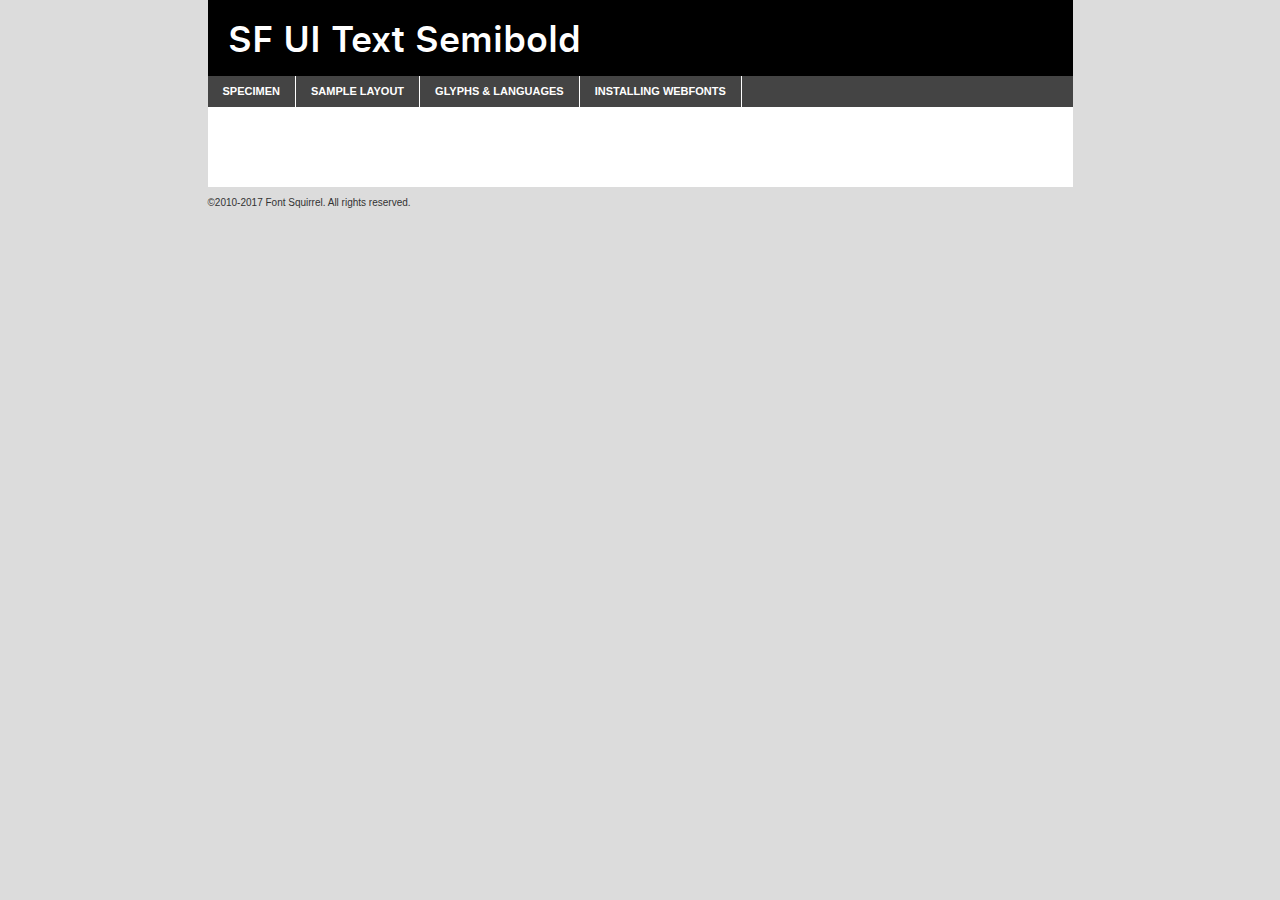
<file: fonts/sfuitext-semibold-demo.html>
<!DOCTYPE html PUBLIC "-//W3C//DTD XHTML 1.0 Transitional//EN"
	"http://www.w3.org/TR/xhtml1/DTD/xhtml1-transitional.dtd">

<html xmlns="http://www.w3.org/1999/xhtml" xml:lang="en" lang="en">
<head>
	<meta http-equiv="Content-Type" content="text/html; charset=utf-8" />
	<script src="http://ajax.googleapis.com/ajax/libs/jquery/1.7.2/jquery.min.js" type="text/javascript" charset="utf-8"></script>
	<script type="text/javascript">
	(function($){$.fn.easyTabs=function(option){var param=jQuery.extend({fadeSpeed:"fast",defaultContent:1,activeClass:'active'},option);$(this).each(function(){var thisId="#"+this.id;if(param.defaultContent==''){param.defaultContent=1;}
	if(typeof param.defaultContent=="number")
	{var defaultTab=$(thisId+" .tabs li:eq("+(param.defaultContent-1)+") a").attr('href').substr(1);}else{var defaultTab=param.defaultContent;}
	$(thisId+" .tabs li a").each(function(){var tabToHide=$(this).attr('href').substr(1);$("#"+tabToHide).addClass('easytabs-tab-content');});hideAll();changeContent(defaultTab);function hideAll(){$(thisId+" .easytabs-tab-content").hide();}
	function changeContent(tabId){hideAll();$(thisId+" .tabs li").removeClass(param.activeClass);$(thisId+" .tabs li a[href=#"+tabId+"]").closest('li').addClass(param.activeClass);if(param.fadeSpeed!="none")
	{$(thisId+" #"+tabId).fadeIn(param.fadeSpeed);}else{$(thisId+" #"+tabId).show();}}
	$(thisId+" .tabs li").click(function(){var tabId=$(this).find('a').attr('href').substr(1);changeContent(tabId);return false;});});}})(jQuery);
	</script>
	<link rel="stylesheet" href="specimen_files/specimen_stylesheet.css" type="text/css" charset="utf-8" />
	<link rel="stylesheet" href="stylesheet.css" type="text/css" charset="utf-8" />

	<style type="text/css">
					body{
				font-family: 'sf_ui_textsemibold';
							}
		</style>

	<title>SF UI Text Semibold Specimen</title>
	
	
	<script type="text/javascript" charset="utf-8">
		$(document).ready(function() {
			$('#container').easyTabs({defaultContent:1});
		});
	</script>
</head>

<body>
<div id="container">
	<div id="header">
		SF UI Text Semibold	</div>
	<ul class="tabs">
		<li><a href="#specimen">Specimen</a></li>
		<li><a href="#layout">Sample Layout</a></li>
				<li><a href="#glyphs">Glyphs &amp; Languages</a></li>
		<li><a href="#installing">Installing Webfonts</a></li>
		
	</ul>
	
	<div id="main_content">

		
			<div id="specimen">
		
				<div class="section">
					<div class="grid12 firstcol">
						<div class="huge">AaBb</div>
					</div>
				</div>
		
				<div class="section">
					<div class="glyph_range">A&#x200B;B&#x200b;C&#x200b;D&#x200b;E&#x200b;F&#x200b;G&#x200b;H&#x200b;I&#x200b;J&#x200b;K&#x200b;L&#x200b;M&#x200b;N&#x200b;O&#x200b;P&#x200b;Q&#x200b;R&#x200b;S&#x200b;T&#x200b;U&#x200b;V&#x200b;W&#x200b;X&#x200b;Y&#x200b;Z&#x200b;a&#x200b;b&#x200b;c&#x200b;d&#x200b;e&#x200b;f&#x200b;g&#x200b;h&#x200b;i&#x200b;j&#x200b;k&#x200b;l&#x200b;m&#x200b;n&#x200b;o&#x200b;p&#x200b;q&#x200b;r&#x200b;s&#x200b;t&#x200b;u&#x200b;v&#x200b;w&#x200b;x&#x200b;y&#x200b;z&#x200b;1&#x200b;2&#x200b;3&#x200b;4&#x200b;5&#x200b;6&#x200b;7&#x200b;8&#x200b;9&#x200b;0&#x200b;&amp;&#x200b;.&#x200b;,&#x200b;?&#x200b;!&#x200b;&#64;&#x200b;(&#x200b;)&#x200b;#&#x200b;$&#x200b;%&#x200b;*&#x200b;+&#x200b;-&#x200b;=&#x200b;:&#x200b;;</div>
				</div>
				<div class="section">
					<div class="grid12 firstcol">
						<table class="sample_table">
							<tr><td>10</td><td class="size10">abcdefghijklmnopqrstuvwxyzABCDEFGHIJKLMNOPQRSTUVWXYZ0123456789abcdefghijklmnopqrstuvwxyzABCDEFGHIJKLMNOPQRSTUVWXYZ0123456789abcdefghijklmnopqrstuvwxyzABCDEFGHIJKLMNOPQRSTUVWXYZ</td></tr>
							<tr><td>11</td><td class="size11">abcdefghijklmnopqrstuvwxyzABCDEFGHIJKLMNOPQRSTUVWXYZ0123456789abcdefghijklmnopqrstuvwxyzABCDEFGHIJKLMNOPQRSTUVWXYZ0123456789abcdefghijklmnopqrstuvwxyzABCDEFGHIJKLMNOPQRSTUVWXYZ</td></tr>
							<tr><td>12</td><td class="size12">abcdefghijklmnopqrstuvwxyzABCDEFGHIJKLMNOPQRSTUVWXYZ0123456789abcdefghijklmnopqrstuvwxyzABCDEFGHIJKLMNOPQRSTUVWXYZ0123456789abcdefghijklmnopqrstuvwxyzABCDEFGHIJKLMNOPQRSTUVWXYZ</td></tr>
							<tr><td>13</td><td class="size13">abcdefghijklmnopqrstuvwxyzABCDEFGHIJKLMNOPQRSTUVWXYZ0123456789abcdefghijklmnopqrstuvwxyzABCDEFGHIJKLMNOPQRSTUVWXYZ0123456789abcdefghijklmnopqrstuvwxyzABCDEFGHIJKLMNOPQRSTUVWXYZ</td></tr>
							<tr><td>14</td><td class="size14">abcdefghijklmnopqrstuvwxyzABCDEFGHIJKLMNOPQRSTUVWXYZ0123456789abcdefghijklmnopqrstuvwxyzABCDEFGHIJKLMNOPQRSTUVWXYZ0123456789abcdefghijklmnopqrstuvwxyzABCDEFGHIJKLMNOPQRSTUVWXYZ</td></tr>
							<tr><td>16</td><td class="size16">abcdefghijklmnopqrstuvwxyzABCDEFGHIJKLMNOPQRSTUVWXYZ0123456789abcdefghijklmnopqrstuvwxyzABCDEFGHIJKLMNOPQRSTUVWXYZ</td></tr>
							<tr><td>18</td><td class="size18">abcdefghijklmnopqrstuvwxyzABCDEFGHIJKLMNOPQRSTUVWXYZ0123456789abcdefghijklmnopqrstuvwxyzABCDEFGHIJKLMNOPQRSTUVWXYZ</td></tr>
							<tr><td>20</td><td class="size20">abcdefghijklmnopqrstuvwxyzABCDEFGHIJKLMNOPQRSTUVWXYZ0123456789abcdefghijklmnopqrstuvwxyzABCDEFGHIJKLMNOPQRSTUVWXYZ</td></tr>
							<tr><td>24</td><td class="size24">abcdefghijklmnopqrstuvwxyzABCDEFGHIJKLMNOPQRSTUVWXYZ0123456789abcdefghijklmnopqrstuvwxyzABCDEFGHIJKLMNOPQRSTUVWXYZ</td></tr>
							<tr><td>30</td><td class="size30">abcdefghijklmnopqrstuvwxyzABCDEFGHIJKLMNOPQRSTUVWXYZ0123456789abcdefghijklmnopqrstuvwxyzABCDEFGHIJKLMNOPQRSTUVWXYZ</td></tr>
							<tr><td>36</td><td class="size36">abcdefghijklmnopqrstuvwxyzABCDEFGHIJKLMNOPQRSTUVWXYZ0123456789abcdefghijklmnopqrstuvwxyzABCDEFGHIJKLMNOPQRSTUVWXYZ</td></tr>
							<tr><td>48</td><td class="size48">abcdefghijklmnopqrstuvwxyzABCDEFGHIJKLMNOPQRSTUVWXYZ0123456789abcdefghijklmnopqrstuvwxyzABCDEFGHIJKLMNOPQRSTUVWXYZ</td></tr>
							<tr><td>60</td><td class="size60">abcdefghijklmnopqrstuvwxyzABCDEFGHIJKLMNOPQRSTUVWXYZ0123456789abcdefghijklmnopqrstuvwxyzABCDEFGHIJKLMNOPQRSTUVWXYZ</td></tr>
							<tr><td>72</td><td class="size72">abcdefghijklmnopqrstuvwxyzABCDEFGHIJKLMNOPQRSTUVWXYZ0123456789abcdefghijklmnopqrstuvwxyzABCDEFGHIJKLMNOPQRSTUVWXYZ</td></tr>
							<tr><td>90</td><td class="size90">abcdefghijklmnopqrstuvwxyzABCDEFGHIJKLMNOPQRSTUVWXYZ0123456789abcdefghijklmnopqrstuvwxyzABCDEFGHIJKLMNOPQRSTUVWXYZ</td></tr>
						</table>
				
					</div>
			
				</div>
		
		
		
								<div class="section" id="bodycomparison">


										<div id="xheight">
				<div class="fontbody">&#x25FC;&#x25FC;&#x25FC;&#x25FC;&#x25FC;&#x25FC;&#x25FC;&#x25FC;&#x25FC;&#x25FC;&#x25FC;&#x25FC;&#x25FC;&#x25FC;&#x25FC;&#x25FC;&#x25FC;&#x25FC;&#x25FC;&#x25FC;&#x25FC;&#x25FC;&#x25FC;&#x25FC;&#x25FC;&#x25FC;&#x25FC;&#x25FC;&#x25FC;&#x25FC;&#x25FC;&#x25FC;&#x25FC;&#x25FC;&#x25FC;&#x25FC;&#x25FC;&#x25FC;&#x25FC;&#x25FC;&#x25FC;&#x25FC;&#x25FC;&#x25FC;&#x25FC;&#x25FC;&#x25FC;&#x25FC;&#x25FC;&#x25FC;&#x25FC;&#x25FC;&#x25FC;&#x25FC;&#x25FC;&#x25FC;&#x25FC;&#x25FC;&#x25FC;&#x25FC;&#x25FC;&#x25FC;&#x25FC;&#x25FC;&#x25FC;&#x25FC;&#x25FC;&#x25FC;&#x25FC;&#x25FC;&#x25FC;&#x25FC;&#x25FC;&#x25FC;&#x25FC;&#x25FC;&#x25FC;&#x25FC;&#x25FC;&#x25FC;&#x25FC;&#x25FC;&#x25FC;&#x25FC;&#x25FC;&#x25FC;&#x25FC;&#x25FC;&#x25FC;&#x25FC;&#x25FC;&#x25FC;&#x25FC;&#x25FC;&#x25FC;&#x25FC;&#x25FC;&#x25FC;&#x25FC;body</div><div class="arialbody">body</div><div class="verdanabody">body</div><div class="georgiabody">body</div></div>
										<div class="fontbody" style="z-index:1">
											body<span>SF UI Text Semibold</span>
										</div>
										<div class="arialbody" style="z-index:1">
											body<span>Arial</span>
										</div>
										<div class="verdanabody" style="z-index:1">
											body<span>Verdana</span>
										</div>
										<div class="georgiabody" style="z-index:1">
											body<span>Georgia</span>
										</div>



								</div>
		
		
				<div class="section psample psample_row1" id="">
					
					<div class="grid2 firstcol">
						<p class="size10"><span>10.</span>Aenean lacinia bibendum nulla sed consectetur. Fusce dapibus, tellus ac cursus commodo, tortor mauris condimentum nibh, ut fermentum massa justo sit amet risus. Nullam id dolor id nibh ultricies vehicula ut id elit. Cum sociis natoque penatibus et magnis dis parturient montes, nascetur ridiculus mus. Nulla vitae elit libero, a pharetra augue.</p>
			
					</div>
					<div class="grid3">
						<p class="size11"><span>11.</span>Aenean lacinia bibendum nulla sed consectetur. Fusce dapibus, tellus ac cursus commodo, tortor mauris condimentum nibh, ut fermentum massa justo sit amet risus. Nullam id dolor id nibh ultricies vehicula ut id elit. Cum sociis natoque penatibus et magnis dis parturient montes, nascetur ridiculus mus. Nulla vitae elit libero, a pharetra augue.</p>
			
					</div>
					<div class="grid3">
						<p class="size12"><span>12.</span>Aenean lacinia bibendum nulla sed consectetur. Fusce dapibus, tellus ac cursus commodo, tortor mauris condimentum nibh, ut fermentum massa justo sit amet risus. Nullam id dolor id nibh ultricies vehicula ut id elit. Cum sociis natoque penatibus et magnis dis parturient montes, nascetur ridiculus mus. Nulla vitae elit libero, a pharetra augue.</p>
			
					</div>
					<div class="grid4">
						<p class="size13"><span>13.</span>Aenean lacinia bibendum nulla sed consectetur. Fusce dapibus, tellus ac cursus commodo, tortor mauris condimentum nibh, ut fermentum massa justo sit amet risus. Nullam id dolor id nibh ultricies vehicula ut id elit. Cum sociis natoque penatibus et magnis dis parturient montes, nascetur ridiculus mus. Nulla vitae elit libero, a pharetra augue.</p>
			
					</div>
					<div class="white_blend"></div>
					
				</div>
				<div class="section psample psample_row2" id="">
					<div class="grid3 firstcol">
						<p class="size14"><span>14.</span>Aenean lacinia bibendum nulla sed consectetur. Fusce dapibus, tellus ac cursus commodo, tortor mauris condimentum nibh, ut fermentum massa justo sit amet risus. Nullam id dolor id nibh ultricies vehicula ut id elit. Cum sociis natoque penatibus et magnis dis parturient montes, nascetur ridiculus mus. Nulla vitae elit libero, a pharetra augue.</p>
			
					</div>
					<div class="grid4">
						<p class="size16"><span>16.</span>Aenean lacinia bibendum nulla sed consectetur. Fusce dapibus, tellus ac cursus commodo, tortor mauris condimentum nibh, ut fermentum massa justo sit amet risus. Nullam id dolor id nibh ultricies vehicula ut id elit. Cum sociis natoque penatibus et magnis dis parturient montes, nascetur ridiculus mus. Nulla vitae elit libero, a pharetra augue.</p>
			
					</div>
					<div class="grid5">
						<p class="size18"><span>18.</span>Aenean lacinia bibendum nulla sed consectetur. Fusce dapibus, tellus ac cursus commodo, tortor mauris condimentum nibh, ut fermentum massa justo sit amet risus. Nullam id dolor id nibh ultricies vehicula ut id elit. Cum sociis natoque penatibus et magnis dis parturient montes, nascetur ridiculus mus. Nulla vitae elit libero, a pharetra augue.</p>
			
					</div>

					<div class="white_blend"></div>

				</div>
				
				<div class="section psample psample_row3" id="">
					<div class="grid5 firstcol">
						<p class="size20"><span>20.</span>Aenean lacinia bibendum nulla sed consectetur. Fusce dapibus, tellus ac cursus commodo, tortor mauris condimentum nibh, ut fermentum massa justo sit amet risus. Nullam id dolor id nibh ultricies vehicula ut id elit. Cum sociis natoque penatibus et magnis dis parturient montes, nascetur ridiculus mus. Nulla vitae elit libero, a pharetra augue.</p>
					</div>
					<div class="grid7">
						<p class="size24"><span>24.</span>Aenean lacinia bibendum nulla sed consectetur. Fusce dapibus, tellus ac cursus commodo, tortor mauris condimentum nibh, ut fermentum massa justo sit amet risus. Nullam id dolor id nibh ultricies vehicula ut id elit. Cum sociis natoque penatibus et magnis dis parturient montes, nascetur ridiculus mus. Nulla vitae elit libero, a pharetra augue.</p>
					</div>
					
					<div class="white_blend"></div>
					
				</div>
				
				<div class="section psample psample_row4" id="">
					<div class="grid12 firstcol">
						<p class="size30"><span>30.</span>Aenean lacinia bibendum nulla sed consectetur. Fusce dapibus, tellus ac cursus commodo, tortor mauris condimentum nibh, ut fermentum massa justo sit amet risus. Nullam id dolor id nibh ultricies vehicula ut id elit. Cum sociis natoque penatibus et magnis dis parturient montes, nascetur ridiculus mus. Nulla vitae elit libero, a pharetra augue.</p>
					</div>
					<div class="white_blend"></div>
					
				</div>
				
				
				
				<div class="section psample psample_row1 fullreverse">
					<div class="grid2 firstcol">
						<p class="size10"><span>10.</span>Aenean lacinia bibendum nulla sed consectetur. Fusce dapibus, tellus ac cursus commodo, tortor mauris condimentum nibh, ut fermentum massa justo sit amet risus. Nullam id dolor id nibh ultricies vehicula ut id elit. Cum sociis natoque penatibus et magnis dis parturient montes, nascetur ridiculus mus. Nulla vitae elit libero, a pharetra augue.</p>
			
					</div>
					<div class="grid3">
						<p class="size11"><span>11.</span>Aenean lacinia bibendum nulla sed consectetur. Fusce dapibus, tellus ac cursus commodo, tortor mauris condimentum nibh, ut fermentum massa justo sit amet risus. Nullam id dolor id nibh ultricies vehicula ut id elit. Cum sociis natoque penatibus et magnis dis parturient montes, nascetur ridiculus mus. Nulla vitae elit libero, a pharetra augue.</p>
			
					</div>
					<div class="grid3">
						<p class="size12"><span>12.</span>Aenean lacinia bibendum nulla sed consectetur. Fusce dapibus, tellus ac cursus commodo, tortor mauris condimentum nibh, ut fermentum massa justo sit amet risus. Nullam id dolor id nibh ultricies vehicula ut id elit. Cum sociis natoque penatibus et magnis dis parturient montes, nascetur ridiculus mus. Nulla vitae elit libero, a pharetra augue.</p>
			
					</div>
					<div class="grid4">
						<p class="size13"><span>13.</span>Aenean lacinia bibendum nulla sed consectetur. Fusce dapibus, tellus ac cursus commodo, tortor mauris condimentum nibh, ut fermentum massa justo sit amet risus. Nullam id dolor id nibh ultricies vehicula ut id elit. Cum sociis natoque penatibus et magnis dis parturient montes, nascetur ridiculus mus. Nulla vitae elit libero, a pharetra augue.</p>
			
					</div>
					<div class="black_blend"></div>
					
				</div>
				
				<div class="section psample psample_row2 fullreverse">
					<div class="grid3 firstcol">
						<p class="size14"><span>14.</span>Aenean lacinia bibendum nulla sed consectetur. Fusce dapibus, tellus ac cursus commodo, tortor mauris condimentum nibh, ut fermentum massa justo sit amet risus. Nullam id dolor id nibh ultricies vehicula ut id elit. Cum sociis natoque penatibus et magnis dis parturient montes, nascetur ridiculus mus. Nulla vitae elit libero, a pharetra augue.</p>
			
					</div>
					<div class="grid4">
						<p class="size16"><span>16.</span>Aenean lacinia bibendum nulla sed consectetur. Fusce dapibus, tellus ac cursus commodo, tortor mauris condimentum nibh, ut fermentum massa justo sit amet risus. Nullam id dolor id nibh ultricies vehicula ut id elit. Cum sociis natoque penatibus et magnis dis parturient montes, nascetur ridiculus mus. Nulla vitae elit libero, a pharetra augue.</p>
			
					</div>
					<div class="grid5">
						<p class="size18"><span>18.</span>Aenean lacinia bibendum nulla sed consectetur. Fusce dapibus, tellus ac cursus commodo, tortor mauris condimentum nibh, ut fermentum massa justo sit amet risus. Nullam id dolor id nibh ultricies vehicula ut id elit. Cum sociis natoque penatibus et magnis dis parturient montes, nascetur ridiculus mus. Nulla vitae elit libero, a pharetra augue.</p>
			
					</div>
					<div class="black_blend"></div>

				</div>
				
				<div class="section psample fullreverse psample_row3" id="">
					<div class="grid5 firstcol">
						<p class="size20"><span>20.</span>Aenean lacinia bibendum nulla sed consectetur. Fusce dapibus, tellus ac cursus commodo, tortor mauris condimentum nibh, ut fermentum massa justo sit amet risus. Nullam id dolor id nibh ultricies vehicula ut id elit. Cum sociis natoque penatibus et magnis dis parturient montes, nascetur ridiculus mus. Nulla vitae elit libero, a pharetra augue.</p>
					</div>
					<div class="grid7">
						<p class="size24"><span>24.</span>Aenean lacinia bibendum nulla sed consectetur. Fusce dapibus, tellus ac cursus commodo, tortor mauris condimentum nibh, ut fermentum massa justo sit amet risus. Nullam id dolor id nibh ultricies vehicula ut id elit. Cum sociis natoque penatibus et magnis dis parturient montes, nascetur ridiculus mus. Nulla vitae elit libero, a pharetra augue.</p>
					</div>
					
					<div class="black_blend"></div>
					
				</div>
				
				<div class="section psample fullreverse psample_row4" id="" style="border-bottom: 20px #000 solid;">
					<div class="grid12 firstcol">
						<p class="size30"><span>30.</span>Aenean lacinia bibendum nulla sed consectetur. Fusce dapibus, tellus ac cursus commodo, tortor mauris condimentum nibh, ut fermentum massa justo sit amet risus. Nullam id dolor id nibh ultricies vehicula ut id elit. Cum sociis natoque penatibus et magnis dis parturient montes, nascetur ridiculus mus. Nulla vitae elit libero, a pharetra augue.</p>
					</div>
					<div class="black_blend"></div>
					
				</div>
				
				
				
				
			</div>
			
			<div id="layout">
				
				<div class="section">
					
					<div class="grid12 firstcol">
						<h1>Lorem Ipsum Dolor</h1>
						<h2>Etiam porta sem malesuada magna mollis euismod</h2>
						
						<p class="byline">By <a href="#link">Aenean Lacinia</a></p>
					</div>
				</div>
				<div class="section">
					<div class="grid8 firstcol">
						<p class="large">Donec sed odio dui. Morbi leo risus, porta ac consectetur ac, vestibulum at eros. Fusce dapibus, tellus ac cursus commodo, tortor mauris condimentum nibh, ut fermentum massa justo sit amet risus. </p>

						
						<h3>Pellentesque ornare sem</h3>

						<p>Maecenas sed diam eget risus varius blandit sit amet non magna. Maecenas faucibus mollis interdum. Donec ullamcorper nulla non metus auctor fringilla. Nullam id dolor id nibh ultricies vehicula ut id elit. Nullam id dolor id nibh ultricies vehicula ut id elit. </p>

						<p>Aenean eu leo quam. Pellentesque ornare sem lacinia quam venenatis vestibulum. Lorem ipsum dolor sit amet, consectetur adipiscing elit. Cum sociis natoque penatibus et magnis dis parturient montes, nascetur ridiculus mus. </p>

						<p>Nulla vitae elit libero, a pharetra augue. Praesent commodo cursus magna, vel scelerisque nisl consectetur et. Aenean lacinia bibendum nulla sed consectetur. </p>

						<p>Nullam quis risus eget urna mollis ornare vel eu leo. Nullam quis risus eget urna mollis ornare vel eu leo. Maecenas sed diam eget risus varius blandit sit amet non magna. Donec ullamcorper nulla non metus auctor fringilla. </p>

						<h3>Cras mattis consectetur</h3>

						<p>Aenean eu leo quam. Pellentesque ornare sem lacinia quam venenatis vestibulum. Aenean lacinia bibendum nulla sed consectetur. Integer posuere erat a ante venenatis dapibus posuere velit aliquet. Cras mattis consectetur purus sit amet fermentum. </p>

						<p>Nullam id dolor id nibh ultricies vehicula ut id elit. Nullam quis risus eget urna mollis ornare vel eu leo. Cras mattis consectetur purus sit amet fermentum.</p>
					</div>
					
					<div class="grid4 sidebar">
						
						<div class="box reverse">
							<p class="last">Nullam quis risus eget urna mollis ornare vel eu leo. Donec ullamcorper nulla non metus auctor fringilla. Cras mattis consectetur purus sit amet fermentum. Sed posuere consectetur est at lobortis. Lorem ipsum dolor sit amet, consectetur adipiscing elit. </p>
						</div>
						
						<p class="caption">Maecenas sed diam eget risus varius.</p>

						<p>Vestibulum id ligula porta felis euismod semper. Integer posuere erat a ante venenatis dapibus posuere velit aliquet. Vestibulum id ligula porta felis euismod semper. Sed posuere consectetur est at lobortis. Maecenas sed diam eget risus varius blandit sit amet non magna. Fusce dapibus, tellus ac cursus commodo, tortor mauris condimentum nibh, ut fermentum massa justo sit amet risus. </p>

					

						<p>Duis mollis, est non commodo luctus, nisi erat porttitor ligula, eget lacinia odio sem nec elit. Aenean lacinia bibendum nulla sed consectetur. Vivamus sagittis lacus vel augue laoreet rutrum faucibus dolor auctor. Aenean lacinia bibendum nulla sed consectetur. Nullam quis risus eget urna mollis ornare vel eu leo. </p>

						<p>Praesent commodo cursus magna, vel scelerisque nisl consectetur et. Donec ullamcorper nulla non metus auctor fringilla. Maecenas faucibus mollis interdum. Fusce dapibus, tellus ac cursus commodo, tortor mauris condimentum nibh, ut fermentum massa justo sit amet risus. </p>

					</div>
				</div>
				
			</div>


			



		<div id="glyphs">
			<div class="section">
				<div class="grid12 firstcol">
			
				<h1>Language Support</h1>
				<p>The subset of SF UI Text Semibold in this kit supports the following languages:<br />
			
					Albanian, Basque, Breton, Chamorro, Danish, Dutch, English, Faroese, Finnish, French, Frisian, Galician, German, Icelandic, Italian, Malagasy, Norwegian, Portuguese, Spanish, Alsatian, Aragonese, Arapaho, Arrernte, Asturian, Aymara, Bislama, Cebuano, Corsican, Fijian, French_creole, Genoese, Gilbertese, Greenlandic, Haitian_creole, Hiligaynon, Hmong, Hopi, Ibanag, Iloko_ilokano, Indonesian, Interglossa_glosa, Interlingua, Irish_gaelic, Jerriais, Lojban, Lombard, Luxembourgeois, Manx, Mohawk, Norfolk_pitcairnese, Occitan, Oromo, Pangasinan, Papiamento, Piedmontese, Potawatomi, Rhaeto-romance, Romansh, Rotokas, Sami_lule, Samoan, Sardinian, Scots_gaelic, Seychelles_creole, Shona, Sicilian, Somali, Southern_ndebele, Swahili, Swati_swazi, Tagalog_filipino_pilipino, Tetum, Tok_pisin, Uyghur_latinized, Volapuk, Walloon, Warlpiri, Xhosa, Yapese, Zulu, Latinbasic, Ubasic, Demo				</p>
				<h1>Glyph Chart</h1>
				<p>The subset of SF UI Text Semibold in this kit includes all the glyphs listed below. Unicode entities are included above each glyph to help you insert individual characters into your layout.</p>
				<div id="glyph_chart">
			
																				 <div><p>&amp;#13;</p>&#13;</div>
																				 <div><p>&amp;#32;</p>&#32;</div>
																				 <div><p>&amp;#33;</p>&#33;</div>
																				 <div><p>&amp;#34;</p>&#34;</div>
																				 <div><p>&amp;#35;</p>&#35;</div>
																				 <div><p>&amp;#36;</p>&#36;</div>
																				 <div><p>&amp;#37;</p>&#37;</div>
																				 <div><p>&amp;#38;</p>&#38;</div>
																				 <div><p>&amp;#39;</p>&#39;</div>
																				 <div><p>&amp;#40;</p>&#40;</div>
																				 <div><p>&amp;#41;</p>&#41;</div>
																				 <div><p>&amp;#42;</p>&#42;</div>
																				 <div><p>&amp;#43;</p>&#43;</div>
																				 <div><p>&amp;#44;</p>&#44;</div>
																				 <div><p>&amp;#45;</p>&#45;</div>
																				 <div><p>&amp;#46;</p>&#46;</div>
																				 <div><p>&amp;#47;</p>&#47;</div>
																				 <div><p>&amp;#48;</p>&#48;</div>
																				 <div><p>&amp;#49;</p>&#49;</div>
																				 <div><p>&amp;#50;</p>&#50;</div>
																				 <div><p>&amp;#51;</p>&#51;</div>
																				 <div><p>&amp;#52;</p>&#52;</div>
																				 <div><p>&amp;#53;</p>&#53;</div>
																				 <div><p>&amp;#54;</p>&#54;</div>
																				 <div><p>&amp;#55;</p>&#55;</div>
																				 <div><p>&amp;#56;</p>&#56;</div>
																				 <div><p>&amp;#57;</p>&#57;</div>
																				 <div><p>&amp;#58;</p>&#58;</div>
																				 <div><p>&amp;#59;</p>&#59;</div>
																				 <div><p>&amp;#60;</p>&#60;</div>
																				 <div><p>&amp;#61;</p>&#61;</div>
																				 <div><p>&amp;#62;</p>&#62;</div>
																				 <div><p>&amp;#63;</p>&#63;</div>
																				 <div><p>&amp;#64;</p>&#64;</div>
																				 <div><p>&amp;#65;</p>&#65;</div>
																				 <div><p>&amp;#66;</p>&#66;</div>
																				 <div><p>&amp;#67;</p>&#67;</div>
																				 <div><p>&amp;#68;</p>&#68;</div>
																				 <div><p>&amp;#69;</p>&#69;</div>
																				 <div><p>&amp;#70;</p>&#70;</div>
																				 <div><p>&amp;#71;</p>&#71;</div>
																				 <div><p>&amp;#72;</p>&#72;</div>
																				 <div><p>&amp;#73;</p>&#73;</div>
																				 <div><p>&amp;#74;</p>&#74;</div>
																				 <div><p>&amp;#75;</p>&#75;</div>
																				 <div><p>&amp;#76;</p>&#76;</div>
																				 <div><p>&amp;#77;</p>&#77;</div>
																				 <div><p>&amp;#78;</p>&#78;</div>
																				 <div><p>&amp;#79;</p>&#79;</div>
																				 <div><p>&amp;#80;</p>&#80;</div>
																				 <div><p>&amp;#81;</p>&#81;</div>
																				 <div><p>&amp;#82;</p>&#82;</div>
																				 <div><p>&amp;#83;</p>&#83;</div>
																				 <div><p>&amp;#84;</p>&#84;</div>
																				 <div><p>&amp;#85;</p>&#85;</div>
																				 <div><p>&amp;#86;</p>&#86;</div>
																				 <div><p>&amp;#87;</p>&#87;</div>
																				 <div><p>&amp;#88;</p>&#88;</div>
																				 <div><p>&amp;#89;</p>&#89;</div>
																				 <div><p>&amp;#90;</p>&#90;</div>
																				 <div><p>&amp;#91;</p>&#91;</div>
																				 <div><p>&amp;#92;</p>&#92;</div>
																				 <div><p>&amp;#93;</p>&#93;</div>
																				 <div><p>&amp;#94;</p>&#94;</div>
																				 <div><p>&amp;#95;</p>&#95;</div>
																				 <div><p>&amp;#96;</p>&#96;</div>
																				 <div><p>&amp;#97;</p>&#97;</div>
																				 <div><p>&amp;#98;</p>&#98;</div>
																				 <div><p>&amp;#99;</p>&#99;</div>
																				 <div><p>&amp;#100;</p>&#100;</div>
																				 <div><p>&amp;#101;</p>&#101;</div>
																				 <div><p>&amp;#102;</p>&#102;</div>
																				 <div><p>&amp;#103;</p>&#103;</div>
																				 <div><p>&amp;#104;</p>&#104;</div>
																				 <div><p>&amp;#105;</p>&#105;</div>
																				 <div><p>&amp;#106;</p>&#106;</div>
																				 <div><p>&amp;#107;</p>&#107;</div>
																				 <div><p>&amp;#108;</p>&#108;</div>
																				 <div><p>&amp;#109;</p>&#109;</div>
																				 <div><p>&amp;#110;</p>&#110;</div>
																				 <div><p>&amp;#111;</p>&#111;</div>
																				 <div><p>&amp;#112;</p>&#112;</div>
																				 <div><p>&amp;#113;</p>&#113;</div>
																				 <div><p>&amp;#114;</p>&#114;</div>
																				 <div><p>&amp;#115;</p>&#115;</div>
																				 <div><p>&amp;#116;</p>&#116;</div>
																				 <div><p>&amp;#117;</p>&#117;</div>
																				 <div><p>&amp;#118;</p>&#118;</div>
																				 <div><p>&amp;#119;</p>&#119;</div>
																				 <div><p>&amp;#120;</p>&#120;</div>
																				 <div><p>&amp;#121;</p>&#121;</div>
																				 <div><p>&amp;#122;</p>&#122;</div>
																				 <div><p>&amp;#123;</p>&#123;</div>
																				 <div><p>&amp;#124;</p>&#124;</div>
																				 <div><p>&amp;#125;</p>&#125;</div>
																				 <div><p>&amp;#126;</p>&#126;</div>
																				 <div><p>&amp;#160;</p>&#160;</div>
																				 <div><p>&amp;#161;</p>&#161;</div>
																				 <div><p>&amp;#162;</p>&#162;</div>
																				 <div><p>&amp;#163;</p>&#163;</div>
																				 <div><p>&amp;#164;</p>&#164;</div>
																				 <div><p>&amp;#165;</p>&#165;</div>
																				 <div><p>&amp;#166;</p>&#166;</div>
																				 <div><p>&amp;#167;</p>&#167;</div>
																				 <div><p>&amp;#168;</p>&#168;</div>
																				 <div><p>&amp;#169;</p>&#169;</div>
																				 <div><p>&amp;#170;</p>&#170;</div>
																				 <div><p>&amp;#171;</p>&#171;</div>
																				 <div><p>&amp;#172;</p>&#172;</div>
																				 <div><p>&amp;#173;</p>&#173;</div>
																				 <div><p>&amp;#174;</p>&#174;</div>
																				 <div><p>&amp;#175;</p>&#175;</div>
																				 <div><p>&amp;#176;</p>&#176;</div>
																				 <div><p>&amp;#177;</p>&#177;</div>
																				 <div><p>&amp;#178;</p>&#178;</div>
																				 <div><p>&amp;#179;</p>&#179;</div>
																				 <div><p>&amp;#180;</p>&#180;</div>
																				 <div><p>&amp;#182;</p>&#182;</div>
																				 <div><p>&amp;#183;</p>&#183;</div>
																				 <div><p>&amp;#184;</p>&#184;</div>
																				 <div><p>&amp;#185;</p>&#185;</div>
																				 <div><p>&amp;#186;</p>&#186;</div>
																				 <div><p>&amp;#187;</p>&#187;</div>
																				 <div><p>&amp;#188;</p>&#188;</div>
																				 <div><p>&amp;#189;</p>&#189;</div>
																				 <div><p>&amp;#190;</p>&#190;</div>
																				 <div><p>&amp;#191;</p>&#191;</div>
																				 <div><p>&amp;#192;</p>&#192;</div>
																				 <div><p>&amp;#193;</p>&#193;</div>
																				 <div><p>&amp;#194;</p>&#194;</div>
																				 <div><p>&amp;#195;</p>&#195;</div>
																				 <div><p>&amp;#196;</p>&#196;</div>
																				 <div><p>&amp;#197;</p>&#197;</div>
																				 <div><p>&amp;#198;</p>&#198;</div>
																				 <div><p>&amp;#199;</p>&#199;</div>
																				 <div><p>&amp;#200;</p>&#200;</div>
																				 <div><p>&amp;#201;</p>&#201;</div>
																				 <div><p>&amp;#202;</p>&#202;</div>
																				 <div><p>&amp;#203;</p>&#203;</div>
																				 <div><p>&amp;#204;</p>&#204;</div>
																				 <div><p>&amp;#205;</p>&#205;</div>
																				 <div><p>&amp;#206;</p>&#206;</div>
																				 <div><p>&amp;#207;</p>&#207;</div>
																				 <div><p>&amp;#208;</p>&#208;</div>
																				 <div><p>&amp;#209;</p>&#209;</div>
																				 <div><p>&amp;#210;</p>&#210;</div>
																				 <div><p>&amp;#211;</p>&#211;</div>
																				 <div><p>&amp;#212;</p>&#212;</div>
																				 <div><p>&amp;#213;</p>&#213;</div>
																				 <div><p>&amp;#214;</p>&#214;</div>
																				 <div><p>&amp;#215;</p>&#215;</div>
																				 <div><p>&amp;#216;</p>&#216;</div>
																				 <div><p>&amp;#217;</p>&#217;</div>
																				 <div><p>&amp;#218;</p>&#218;</div>
																				 <div><p>&amp;#219;</p>&#219;</div>
																				 <div><p>&amp;#220;</p>&#220;</div>
																				 <div><p>&amp;#221;</p>&#221;</div>
																				 <div><p>&amp;#222;</p>&#222;</div>
																				 <div><p>&amp;#223;</p>&#223;</div>
																				 <div><p>&amp;#224;</p>&#224;</div>
																				 <div><p>&amp;#225;</p>&#225;</div>
																				 <div><p>&amp;#226;</p>&#226;</div>
																				 <div><p>&amp;#227;</p>&#227;</div>
																				 <div><p>&amp;#228;</p>&#228;</div>
																				 <div><p>&amp;#229;</p>&#229;</div>
																				 <div><p>&amp;#230;</p>&#230;</div>
																				 <div><p>&amp;#231;</p>&#231;</div>
																				 <div><p>&amp;#232;</p>&#232;</div>
																				 <div><p>&amp;#233;</p>&#233;</div>
																				 <div><p>&amp;#234;</p>&#234;</div>
																				 <div><p>&amp;#235;</p>&#235;</div>
																				 <div><p>&amp;#236;</p>&#236;</div>
																				 <div><p>&amp;#237;</p>&#237;</div>
																				 <div><p>&amp;#238;</p>&#238;</div>
																				 <div><p>&amp;#239;</p>&#239;</div>
																				 <div><p>&amp;#240;</p>&#240;</div>
																				 <div><p>&amp;#241;</p>&#241;</div>
																				 <div><p>&amp;#242;</p>&#242;</div>
																				 <div><p>&amp;#243;</p>&#243;</div>
																				 <div><p>&amp;#244;</p>&#244;</div>
																				 <div><p>&amp;#245;</p>&#245;</div>
																				 <div><p>&amp;#246;</p>&#246;</div>
																				 <div><p>&amp;#247;</p>&#247;</div>
																				 <div><p>&amp;#248;</p>&#248;</div>
																				 <div><p>&amp;#249;</p>&#249;</div>
																				 <div><p>&amp;#250;</p>&#250;</div>
																				 <div><p>&amp;#251;</p>&#251;</div>
																				 <div><p>&amp;#252;</p>&#252;</div>
																				 <div><p>&amp;#253;</p>&#253;</div>
																				 <div><p>&amp;#254;</p>&#254;</div>
																				 <div><p>&amp;#255;</p>&#255;</div>
																				 <div><p>&amp;#338;</p>&#338;</div>
																				 <div><p>&amp;#339;</p>&#339;</div>
																				 <div><p>&amp;#376;</p>&#376;</div>
																				 <div><p>&amp;#710;</p>&#710;</div>
																				 <div><p>&amp;#732;</p>&#732;</div>
																				 <div><p>&amp;#8192;</p>&#8192;</div>
																				 <div><p>&amp;#8193;</p>&#8193;</div>
																				 <div><p>&amp;#8194;</p>&#8194;</div>
																				 <div><p>&amp;#8195;</p>&#8195;</div>
																				 <div><p>&amp;#8196;</p>&#8196;</div>
																				 <div><p>&amp;#8197;</p>&#8197;</div>
																				 <div><p>&amp;#8198;</p>&#8198;</div>
																				 <div><p>&amp;#8199;</p>&#8199;</div>
																				 <div><p>&amp;#8200;</p>&#8200;</div>
																				 <div><p>&amp;#8201;</p>&#8201;</div>
																				 <div><p>&amp;#8202;</p>&#8202;</div>
																				 <div><p>&amp;#8208;</p>&#8208;</div>
																				 <div><p>&amp;#8209;</p>&#8209;</div>
																				 <div><p>&amp;#8210;</p>&#8210;</div>
																				 <div><p>&amp;#8211;</p>&#8211;</div>
																				 <div><p>&amp;#8212;</p>&#8212;</div>
																				 <div><p>&amp;#8216;</p>&#8216;</div>
																				 <div><p>&amp;#8217;</p>&#8217;</div>
																				 <div><p>&amp;#8218;</p>&#8218;</div>
																				 <div><p>&amp;#8220;</p>&#8220;</div>
																				 <div><p>&amp;#8221;</p>&#8221;</div>
																				 <div><p>&amp;#8222;</p>&#8222;</div>
																				 <div><p>&amp;#8226;</p>&#8226;</div>
																				 <div><p>&amp;#8230;</p>&#8230;</div>
																				 <div><p>&amp;#8239;</p>&#8239;</div>
																				 <div><p>&amp;#8249;</p>&#8249;</div>
																				 <div><p>&amp;#8250;</p>&#8250;</div>
																				 <div><p>&amp;#8287;</p>&#8287;</div>
																				 <div><p>&amp;#8364;</p>&#8364;</div>
																				 <div><p>&amp;#8482;</p>&#8482;</div>
																				 <div><p>&amp;#9724;</p>&#9724;</div>
																				 <div><p>&amp;#64257;</p>&#64257;</div>
																				 <div><p>&amp;#64258;</p>&#64258;</div>
																																						</div>	
				</div>
		
		
			</div>
		</div>
		
		
		<div id="specs">
			
		</div>
	
		<div id="installing">
			<div class="section">
				<div class="grid7 firstcol">
					<h1>Installing Webfonts</h1>
					
					<p>Webfonts are supported by all major browser platforms but not all in the same way. There are currently four different font formats that must be included in order to target all browsers. This includes TTF, WOFF, EOT and SVG.</p>
					
					<h2>1. Upload your webfonts</h2>
					<p>You must upload your webfont kit to your website. They should be in or near the same directory as your CSS files.</p>
					
					<h2>2. Include the webfont stylesheet</h2>
					<p>A special CSS @font-face declaration helps the various browsers select the appropriate font it needs without causing you a bunch of headaches. Learn more about this syntax by reading the <a href="https://www.fontspring.com/blog/further-hardening-of-the-bulletproof-syntax">Fontspring blog post</a> about it. The code for it is as follows:</p>


<code>
@font-face{ 
	font-family: 'MyWebFont';
	src: url('WebFont.eot');
	src: url('WebFont.eot?#iefix') format('embedded-opentype'),
	     url('WebFont.woff') format('woff'),
	     url('WebFont.ttf') format('truetype'),
	     url('WebFont.svg#webfont') format('svg');
}
</code>

	<p>We've already gone ahead and generated the code for you. All you have to do is link to the stylesheet in your HTML, like this:</p>
	<code>&lt;link rel=&quot;stylesheet&quot; href=&quot;stylesheet.css&quot; type=&quot;text/css&quot; charset=&quot;utf-8&quot; /&gt;</code>

					<h2>3. Modify your own stylesheet</h2>
					<p>To take advantage of your new fonts, you must tell your stylesheet to use them. Look at the original @font-face declaration above and find the property called "font-family." The name linked there will be what you use to reference the font. Prepend that webfont name to the font stack in the "font-family" property, inside the selector you want to change. For example:</p>
<code>p { font-family: 'WebFont', Arial, sans-serif; }</code>

<h2>4. Test</h2>
<p>Getting webfonts to work cross-browser <em>can</em> be tricky. Use the information in the sidebar to help you if you find that fonts aren't loading in a particular browser.</p>
				</div>
				
				<div class="grid5 sidebar">
					<div class="box">
						<h2>Troubleshooting<br />Font-Face Problems</h2>
						<p>Having trouble getting your webfonts to load in your new website? Here are some tips to sort out what might be the problem.</p>

						<h3>Fonts not showing in any browser</h3>

						<p>This sounds like you need to work on the plumbing. You either did not upload the fonts to the correct directory, or you did not link the fonts properly in the CSS. If you've confirmed that all this is correct and you still have a problem, take a look at your .htaccess file and see if requests are getting intercepted.</p>

						<h3>Fonts not loading in iPhone or iPad</h3>

						<p>The most common problem here is that you are serving the fonts from an IIS server. IIS refuses to serve files that have unknown MIME types. If that is the case, you must set the MIME type for SVG to "image/svg+xml" in the server settings. Follow these instructions from Microsoft if you need help.</p>

						<h3>Fonts not loading in Firefox</h3>

						<p>The primary reason for this failure? You are still using a version Firefox older than 3.5. So upgrade already! If that isn't it, then you are very likely serving fonts from a different domain. Firefox requires that all font assets be served from the same domain. Lastly it is possible that you need to add WOFF to your list of MIME types (if you are serving via IIS.)</p>

						<h3>Fonts not loading in IE</h3>

						<p>Are you looking at Internet Explorer on an actual Windows machine or are you cheating by using a service like Adobe BrowserLab? Many of these screenshot services do not render @font-face for IE. Best to test it on a real machine.</p>

						<h3>Fonts not loading in IE9</h3>

						<p>IE9, like Firefox, requires that fonts be served from the same domain as the website. Make sure that is the case.</p>
					</div>
				</div>
			</div>
			
		</div>
	
	</div>
	<div id="footer">
		<p>&copy;2010-2017 Font Squirrel. All rights reserved.</p>
	</div>
</div>
</body>
</html>
</file>
<file: fonts/fonts.css>
/*! Generated by Font Squirrel (https://www.fontsquirrel.com) on July 22, 2022 */



@font-face {
    font-family: 'Hack';
    src: url('hack-regular-webfont.woff2') format('woff2'),
         url('hack-regular-webfont.woff') format('woff');
    font-weight: normal;
    font-style: normal;

}




@font-face {
    font-family: 'HK Grotesk';
    src: url('hkgrotesk-bold-webfont.woff2') format('woff2'),
         url('hkgrotesk-bold-webfont.woff') format('woff');
    font-weight: 700;
    font-style: normal;

}




@font-face {
    font-family: 'HK Grotesk';
    src: url('hkgrotesk-extrabold-webfont.woff2') format('woff2'),
         url('hkgrotesk-extrabold-webfont.woff') format('woff');
    font-weight: 800;
    font-style: normal;

}




@font-face {
    font-family: 'HK Grotesk';
    src: url('hkgrotesk-semiboldlegacy-webfont.woff2') format('woff2'),
         url('hkgrotesk-semiboldlegacy-webfont.woff') format('woff');
    font-weight: 600;
    font-style: normal;

}




@font-face {
    font-family: 'SF UI Text';
    src: url('sfuitext-bold-webfont.woff2') format('woff2'),
         url('sfuitext-bold-webfont.woff') format('woff');
    font-weight: 700;
    font-style: normal;

}




@font-face {
    font-family: 'SF UI Text';
    src: url('sfuitext-regular-webfont.woff2') format('woff2'),
         url('sfuitext-regular-webfont.woff') format('woff');
    font-weight: 400;
    font-style: normal;

}




@font-face {
    font-family: 'SF UI Text';
    src: url('sfuitext-semibold-webfont.woff2') format('woff2'),
         url('sfuitext-semibold-webfont.woff') format('woff');
    font-weight: 600;
    font-style: normal;

}
</file>
<file: styles/styles.css>
*, *::before, *::after {
  box-sizing: border-box;
}

img {
  max-width: 100%;
}

/* -----GENERAL + FONT STYLES----- */

body {
  font-family: 'SF UI Text', Helvetica, Arial, sans-serif;
  font-style: normal;
  font-weight: 400;
  font-size: 16px;
  line-height: 150%;
  color: #454658;
}

h1 {
  font-family: 'HK Grotesk';
  font-style: normal;
  font-weight: 800;
  font-size: 2.875rem;
  line-height: 110%;
}

h1 ~ .subtitle {
  font-family: 'HK Grotesk';
  font-style: normal;
  font-weight: 600;
  font-size: 1.5625rem;
  line-height: 140%;
}

h2 {
  font-family: 'HK Grotesk';
  font-style: normal;
  font-weight: 800;
  font-size: 2rem;
  line-height: 110%;
  margin-bottom: 1.5rem;
}

h3 {
  font-family: 'HK Grotesk';
  font-style: normal;
  font-weight: 700;
  font-size: 1.5rem;
  line-height: 110%;
}

a.button {
  font-family: 'SF UI Text';
  font-style: normal;
  font-weight: 600;
  font-size: 0.875rem;
  line-height: 150%;
}

a.see-more {
  font-family: 'SF UI Text';
  font-style: normal;
  font-weight: 700;
  font-size: 0.75rem;
  line-height: 130%;
  text-transform: uppercase;
}

.full-width-background {
  --c: green;
  background: var(--c);
  box-shadow: 0 0 0 100vmax var(--c);
  clip-path: inset(0 -100vmax);
}

/* -----BUTTONS----- */

.button-container {
  margin: 40px 0;
  display: flex;
  flex-direction: column;
  justify-content: center;
  align-items: center;
}

.button-container a.button {
  width: 12rem;
  display: flex;
  align-items: center;
  justify-content: center;
  padding: .5625rem 1rem;
  background: #454658;
  border-radius: 3px;
  text-decoration: none;
}

.button-container a.button, .button-container a.button:visited {
  color: white;
}

.button-container a.button img {
  margin-right: 7px;
}

.button-container a.button:first-child {
  margin: 0 0 18px 0;
}

@media screen and (min-width: 992px) {

   .button-container {
    flex-direction: row;
  }

  .button-container a.button:first-child {
    margin: 0 24px 0 0;
  }
  
}

/* -----HEADER----- */

header {
  color: #8686B2;
  padding: 3rem;
  text-align: center;
  margin: 0 auto;
}

header.full-width-background {
  --c: #151B2B;
  background: var(--c);
  box-shadow: 0 0 0 100vmax var(--c);
  clip-path: inset(0 -100vmax);
}

header .logo {
  height: 50px;
  margin-bottom: 25px;
}

header .jumbotron {
  display: flex;
  flex-direction: column;
}

header .jumbotron .jumbotron-item.text h1>span {
  margin-right: 25px;
  color: white;
}

header .jumbotron .jumbotron-item.text .subtitle {
  margin-top: 50px;
  margin-bottom: 40px;
  color: white;
}

header .jumbotron .jumbotron-item.picture .desktop {
  display: none;
}

@media screen and (min-width: 768px) {

  header {
    max-width: 668px;
    padding: 3rem 0;
  }

}

@media screen and (min-width: 1200px) {

  header {
    max-width: 1045px;
    text-align: left;
    min-height: 925px;
  }
  
  header .jumbotron {
    position: relative;
    display: block;
    --jumb-margin: 520px;
    --jumb-time: 4000ms;
  }

  header .jumbotron .jumbotron-item.text {
    max-width: 500px;
    position: absolute;
    animation: jumbotron-text var(--jumb-time);
    top: 100px;
  }
  
  header .jumbotron .jumbotron-item.picture .desktop {
    display: block;
    position: absolute;
    left: var(--jumb-margin);
  }

  header .jumbotron .jumbotron-item.picture .mobile {
    display: none;
  }

  #jumbotron_dashes {
    left: calc(var(--jumb-margin) + 130px);
  }
  
  #jumbotron_qovery {
    top: 0;
    animation: jumbotron_qovery var(--jumb-time);
  }
  
  #jumbotron_kubernetes {
    top: 200px;
    animation: jumbotron_kubernetes var(--jumb-time);

  }
  
  #jumbortron_cloud {
    top: 400px;
    animation: jumbortron_cloud var(--jumb-time);

  }
}

@keyframes jumbotron-text{
  0% {
    top: -1000px;
  }
  
  50% {
    top: 400px;
  }
}

@keyframes jumbotron_qovery{
  0% {
    top: 200px;
  }

  50% {
    top: 0;
  }
 
}

@keyframes jumbotron_kubernetes{
  0% {
    opacity: 0;
  }

  50% {
    opacity: 1;
  }
 
}

@keyframes jumbortron_cloud{

  0% {
    opacity: 0;
    top: 200px;
  }

  50% {
    opacity: 0;
    top: 200px;
  }

  100% {
    opacity: 1;
    top: 400px;
  }
 
}

/* -----MAIN----- */

main {
  padding: 6rem 0;
  margin: 0 4rem;
  text-align: center;
}

main.full-width-background {
  --c: #F9F9FD;
  background: var(--c);
  box-shadow: 0 0 0 100vmax var(--c);
  clip-path: inset(0 -100vmax);
}

main .code-segment {
  text-align: left;
}

@media screen and (min-width: 1200px) {

  main {
    max-width: 945px;
    margin: 0 auto;
  }

}

@media screen and (min-width: 1200px) {
  main {
    max-width: 1059px;
  }

}

/* -----SECTION: HOW----- */

.content.how p {
  margin: .75rem 3.75rem 2.5rem 3.75rem
}

@media screen and (min-width: 992px) {

  .content.how {
    max-width: 800px;
    margin-left: auto;
    margin-right: auto;
  }

  .content.how p {
    margin-left: 0;
    margin-right: 0;
  }

}

@media screen and (min-width: 1200px) {
  .content.how {
    max-width: 832px;
  }
}

/* -----SECTION: USAGE----- */

.content.usage-1 {
  background-image: url('../svg/usage-bg.svg');
  background-size: auto 315px;
  background-repeat: no-repeat;
  background-position: top 80px left 50%;
  /* max-width: 897px; */
}

.content.usage-1 .code-segment {
  margin-top: 7.25rem;
  max-width: 897px;
  margin-left: auto;
  margin-right: auto;
}

@media screen and (max-width: 700px) {
  .content.usage-1 {
    background: none;
  }
  .content.usage-1 .code-segment {
    margin-top:2rem;
  }
}

/* -----CODE SEGMENT----- */

.code-segment {
  background-color: white;
  box-shadow: 0px 2px 2px rgba(0, 0, 0, 0.05);
  border-radius: 3px;
  padding: 1.5rem;
}

.code-segment .langage-name {
  font-family: 'SF UI Text';
  font-style: normal;
  font-weight: normal;
  font-size: 0.75rem;
  line-height: 130%;
  text-transform: uppercase;
  color: white;

  display: inline-block;
  background: #5D64D2;
  border-radius: 3px;
  padding: 4px 8px;
  margin-bottom: 1.5rem;
}

.code-segment pre {
  font-family: 'Hack';
  font-style: normal;
  font-weight: 400;
  font-size: 0.75rem;
  line-height: 150%;
  color: #454658;
  white-space: pre-wrap;
  
}

.code-segment pre .method {
  color: #FF6240;
}
.code-segment pre .function {
  color: #43C9D5;
}
.code-segment pre .keyword {
  color: #5D64D2;
}
.code-segment pre .string {
  color: #4548B0;
}
.code-segment pre .comment {
  color: #A8A8C1;
}
.code-segment pre .symbol {
  color: #B160F0;
}

/* -----SECTION: USAGE GRID----- */

.content.usage-2 {
  display: flex;
  flex-direction: column;
  text-align: center;
  padding: 0px 1rem;
  max-width: 1059px;
  margin: 100px auto 90px auto;
}


.content.usage-2 .usage-item h3 {
  margin: 2rem 0;
}

.content.usage-2 .usage-item a.see-more {
  display: inline-block;
  margin: 3.875rem 0 5.125rem 0;
  color: #5D64D2;
}

.content.usage-2 .usage-item a.see-more:hover {
  text-decoration: underline;
}

@media screen and (min-width: 992px) {
  .content.usage-2 {
    padding: 0px 3rem;
  }
}

@media screen and (min-width: 1200px) {
  .content.usage-2 {
    flex-direction: row;
    flex-wrap: wrap;
    justify-content: space-between;
    text-align: left;
  }

  .content.usage-2 .usage-item {
    max-width: 430px;
  }
}

/* -----SECTION: USE----- */

.content.use {
  max-width: 623px;
  margin-left: auto;
  margin-right: auto;
}

.content.use h2 {
  margin-bottom: 5.75rem;
}

.content.use .use-logos {
  display: flex;
  justify-content: space-between;
}


@media screen and (max-width: 656px) {
  .content.use .use-logos {
    flex-direction: column;
    max-width: 180px;
    margin-left: auto;
    margin-right: auto;
  }

  .content.use .use-logos img {
    margin-bottom: 3rem;
  }
}


/* -----FOOTER----- */

footer {
  background-color: #151B2B;
  min-height: 175px;
}
</file>
<file: fonts/stylesheet.css>
/*! Generated by Font Squirrel (https://www.fontsquirrel.com) on July 22, 2022 */



@font-face {
    font-family: 'hackregular';
    src: url('hack-regular-webfont.woff2') format('woff2'),
         url('hack-regular-webfont.woff') format('woff');
    font-weight: normal;
    font-style: normal;

}




@font-face {
    font-family: 'hk_groteskbold';
    src: url('hkgrotesk-bold-webfont.woff2') format('woff2'),
         url('hkgrotesk-bold-webfont.woff') format('woff');
    font-weight: normal;
    font-style: normal;

}




@font-face {
    font-family: 'hk_groteskextrabold';
    src: url('hkgrotesk-extrabold-webfont.woff2') format('woff2'),
         url('hkgrotesk-extrabold-webfont.woff') format('woff');
    font-weight: normal;
    font-style: normal;

}




@font-face {
    font-family: 'hk_grotesksemibold_legacy';
    src: url('hkgrotesk-semiboldlegacy-webfont.woff2') format('woff2'),
         url('hkgrotesk-semiboldlegacy-webfont.woff') format('woff');
    font-weight: normal;
    font-style: normal;

}




@font-face {
    font-family: 'sf_ui_textbold';
    src: url('sfuitext-bold-webfont.woff2') format('woff2'),
         url('sfuitext-bold-webfont.woff') format('woff');
    font-weight: normal;
    font-style: normal;

}




@font-face {
    font-family: 'sf_ui_textregular';
    src: url('sfuitext-regular-webfont.woff2') format('woff2'),
         url('sfuitext-regular-webfont.woff') format('woff');
    font-weight: normal;
    font-style: normal;

}




@font-face {
    font-family: 'sf_ui_textsemibold';
    src: url('sfuitext-semibold-webfont.woff2') format('woff2'),
         url('sfuitext-semibold-webfont.woff') format('woff');
    font-weight: normal;
    font-style: normal;

}
</file>
<file: fonts/specimen_files/specimen_stylesheet.css>
@import url('grid_12-825-55-15.css');

/*  
	CSS Reset by Eric Meyer - Released under Public Domain
    http://meyerweb.com/eric/tools/css/reset/
*/
html, body, div, span, applet, object, iframe,
h1, h2, h3, h4, h5, h6, p, blockquote, pre,
a, abbr, acronym, address, big, cite, code,
del, dfn, em, font, img, ins, kbd, q, s, samp,
small, strike, strong, sub, sup, tt, var,
b, u, i, center, dl, dt, dd, ol, ul, li,
fieldset, form, label, legend, table, 
caption, tbody, tfoot, thead, tr, th, td 
                  {margin: 0;padding: 0;border: 0;outline: 0;
                  font-size: 100%;vertical-align: baseline;
                  background: transparent;}
body              {line-height: 1;}
ol, ul            {list-style: none;}
blockquote, q     {quotes: none;}
blockquote:before, blockquote:after,
q:before, q:after {content: '';	content: none;}
:focus            {outline: 0;}
ins               {text-decoration: none;}
del               {text-decoration: line-through;}
table             {border-collapse: collapse;border-spacing: 0;}




body {
	color: #000;
	background-color: #dcdcdc;
}

a {
	text-decoration: none;
	color: #1883ba;
}

h1{
	font-size: 32px;
	font-weight: normal;
	font-style: normal;
	margin-bottom: 18px;
}

h2{
	font-size: 18px;
}

#container {
	width: 865px;
	margin: 0px auto;
}


#header {
	padding: 20px;
	font-size: 36px;
	background-color: #000;
	color: #fff;
}

#header span {
	color: #666;
}
#main_content {
	background-color: #fff;
	padding: 60px 20px 20px;
}


#footer p {
	margin: 0;
	padding-top: 10px;
	padding-bottom: 50px;
	color: #333;
	font: 10px Arial, sans-serif;
}

.tabs {
	width: 100%;
	height: 31px;
	background-color: #444;
}
.tabs li {
	float:  left;
	margin: 0;
	overflow: hidden;
	background-color: #444;
}
.tabs li a {
	display: block;
	color: #fff;
	text-decoration: none;
	font: bold 11px/11px 'Arial';
	text-transform: uppercase;
	padding: 10px 15px;
	border-right: 1px solid #fff;
}

.tabs li a:hover {
		background-color: #00b3ff;

}

.tabs li.active a {
	color:  #000;
	background-color: #fff;
}



div.huge {
	
	font-size: 300px;
	line-height: 1em;
	padding: 0;
	letter-spacing: -.02em;
	overflow: hidden;
}
div.glyph_range {
	font-size: 72px;
	line-height: 1.1em;
}

.size10{ font-size: 10px; }
.size11{ font-size: 11px; }
.size12{ font-size: 12px; }
.size13{ font-size: 13px; }
.size14{ font-size: 14px; }
.size16{ font-size: 16px; }
.size18{ font-size: 18px; }
.size20{ font-size: 20px; }
.size24{ font-size: 24px; }
.size30{ font-size: 30px; }
.size36{ font-size: 36px; }
.size48{ font-size: 48px; }
.size60{ font-size: 60px; }
.size72{ font-size: 72px; }
.size90{ font-size: 90px; }


.psample_row1 {	height: 120px;}
.psample_row1 {	height: 120px;}
.psample_row2 {	height: 160px;}
.psample_row3 {	height: 160px;}
.psample_row4 {	height: 160px;}

.psample {
	overflow: hidden;
	position: relative;
}
.psample p {
	line-height: 1.3em;
	display: block;
	overflow: hidden;
	margin: 0;
}

.psample span {
	margin-right: .5em;
}

.white_blend {
	width: 100%;
	height: 61px;
	background-image: url([data-uri]);
	position: absolute;
	bottom: 0;
}
.black_blend {
	width: 100%;
	height: 61px;
	background-image: url([data-uri]);
	position: absolute;
	bottom: 0;
}
.fullreverse {
	background:  #000 !important;
	color:  #fff !important;
	margin-left: -20px;
	padding-left: 20px;
	margin-right: -20px;
	padding-right: 20px;
	padding: 20px;
	margin-bottom:0;
}


.sample_table td {
	padding-top: 3px;
	padding-bottom:5px;
	padding-left: 5px;
	vertical-align: middle;
	line-height: 1.2em;
}

.sample_table td:first-child {
	background-color: #eee;
	text-align: right;
	padding-right: 5px;
	padding-left: 0;
	padding: 5px;
	font: 11px/12px "Courier New", Courier, mono;
}

code {
	white-space: pre;
	background-color: #eee;
	display: block;
	padding: 10px;
	margin-bottom: 18px;
	overflow: auto;
}


.bottom,.last 	{margin-bottom:0 !important; padding-bottom:0 !important;}

.box  { 
  padding: 18px; 
  margin-bottom: 18px; 
  background: #eee; 
}

.reverse,.reversed { background:  #000 !important;color:  #fff !important; border: none !important;}

#bodycomparison {
	position: relative;
	overflow: hidden;
	font-size: 72px;
	height: 90px;
	white-space: nowrap;
}

#bodycomparison div{
	font-size: 72px;
	line-height: 90px;
	display: inline;
	margin: 0 15px 0 0;
	padding: 0;
}

#bodycomparison div span{
	font: 10px Arial;
	position: absolute;
	left: 0;
}
#xheight {
	float: none;
	position: absolute;
	color: #d9f3ff;
	font-size: 72px;
	line-height: 90px;
}

.fontbody {
 position: relative;
}
.arialbody{
	font-family: Arial;
	position: relative;
}
.verdanabody{
	font-family: Verdana;
	position: relative;
}
.georgiabody{
	font-family: Georgia;
	position: relative;
}

/* @group Layout page
 */

#layout h1 {
	font-size: 36px;
	line-height: 42px;
	font-weight: normal;
	font-style: normal;
}

#layout h2 {
	font-size: 24px;
	line-height: 23px;
	font-weight: normal;
	font-style: normal;
}

#layout h3 {
	font-size: 22px;
	line-height: 1.4em;
	margin-top: 1em;
	font-weight: normal;
	font-style: normal;
}


#layout p.byline {
	font-size: 12px;
	margin-top: 18px;
	line-height: 12px;
	margin-bottom: 0;
}
#layout p {
	font-size: 14px;
	line-height: 21px;
	margin-bottom: .5em;
}

#layout p.large{
	font-size: 18px;
	line-height: 26px;
}

#layout .sidebar p{
	font-size: 12px;
	line-height: 1.4em;
}

#layout p.caption {
	font-size: 10px;
	margin-top: -16px;
	margin-bottom: 18px;
}

/* @end */

/* @group Glyphs */

#glyph_chart div{
	background-color: #d9f3ff;
	color: black;
	float: left;
	font-size: 36px;
	height: 1.2em;
	line-height: 1.2em;
	margin-bottom: 1px;
	margin-right: 1px;
	text-align: center;
	width: 1.2em;
	position: relative;
	padding: .6em .2em .2em;
}

#glyph_chart div p {
	position: absolute;
	left: 0;
	top: 0;
	display: block;
	text-align: center;
	font: bold 9px Arial, sans-serif;
	background-color: #3a768f;
	width: 100%;
	color: #fff;
	padding: 2px 0;
}


#glyphs h1 {
	font-family: Arial, sans-serif;
}
/* @end */

/* @group Installing */

#installing {
	font: 13px Arial, sans-serif;
}

#installing p,
#glyphs p{
	line-height: 1.2em;
	margin-bottom: 18px;
	font: 13px Arial, sans-serif;
}



#installing h3{
	font-size: 15px;
	margin-top: 18px;
}

/* @end */

#rendering h1 {
	font-family: Arial, sans-serif;
}
.render_table td {
	font: 11px "Courier New", Courier, mono;
	vertical-align: middle;
}
</file>
